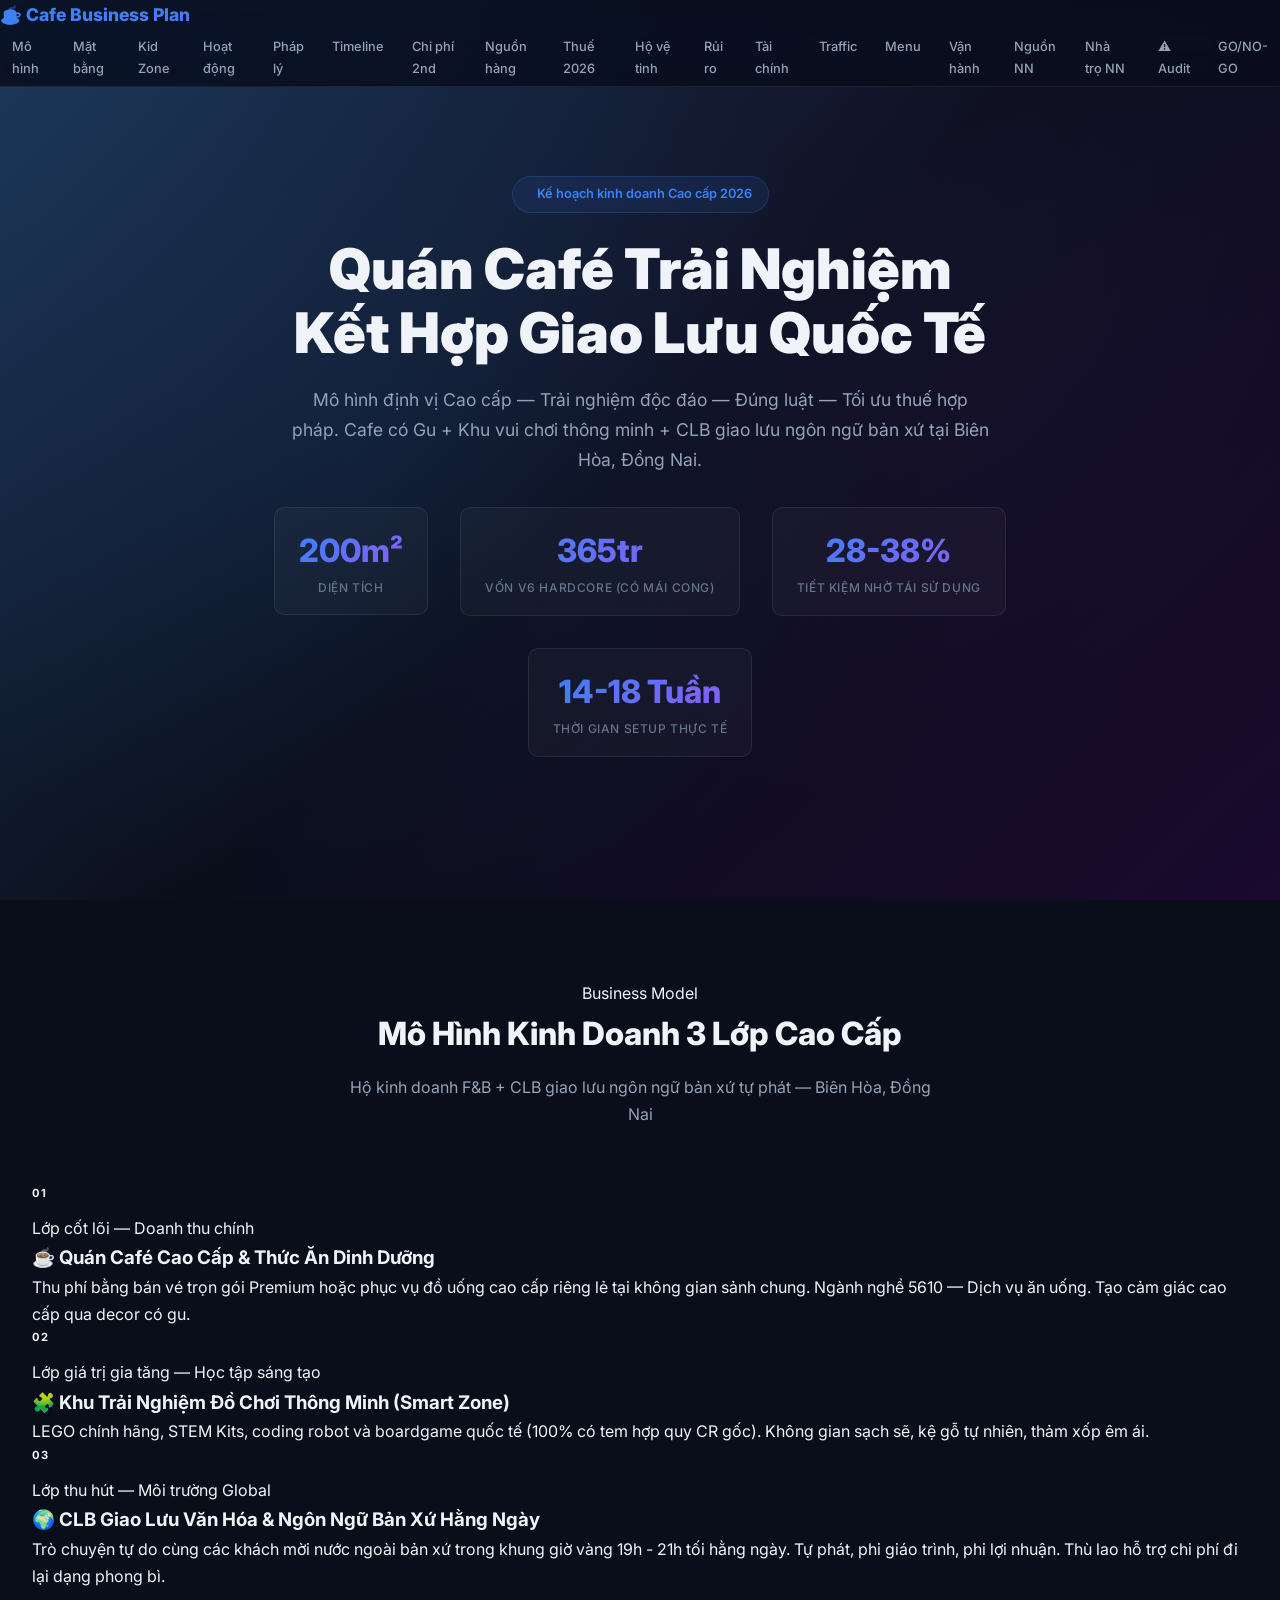
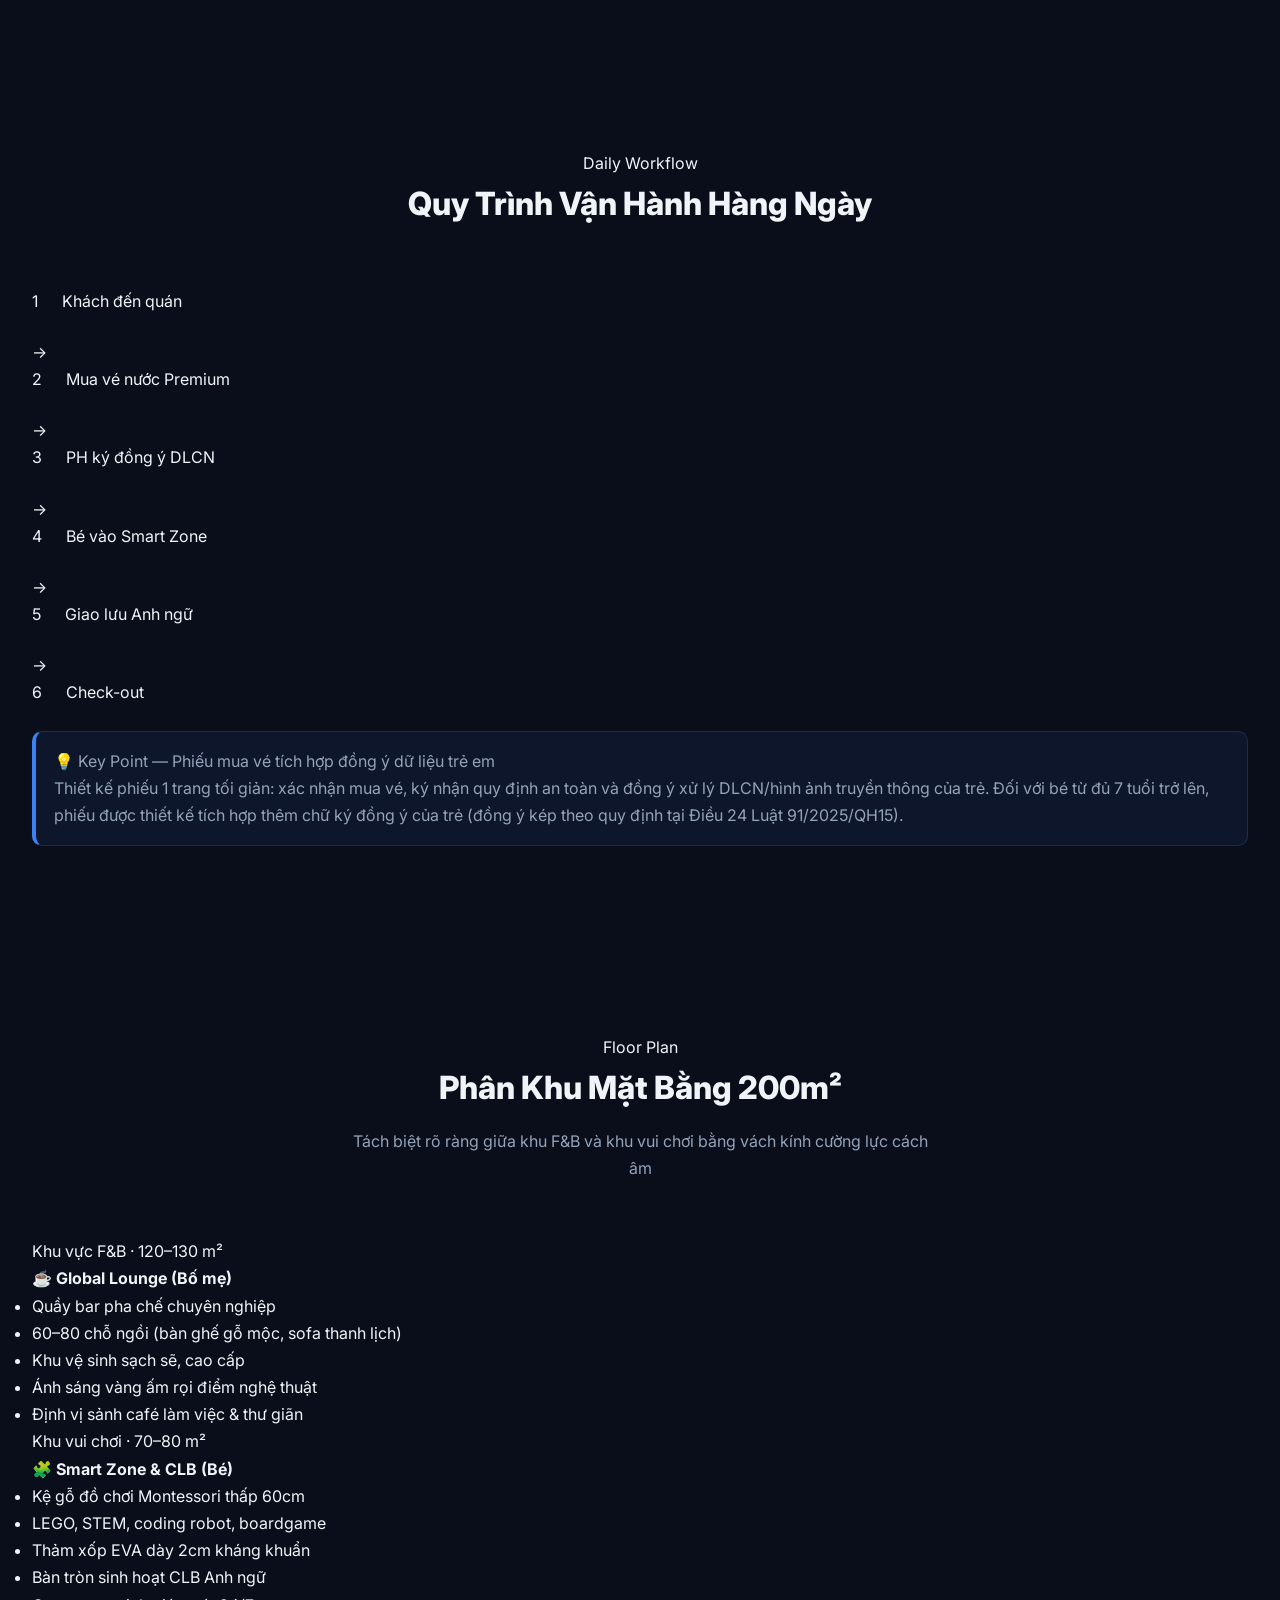
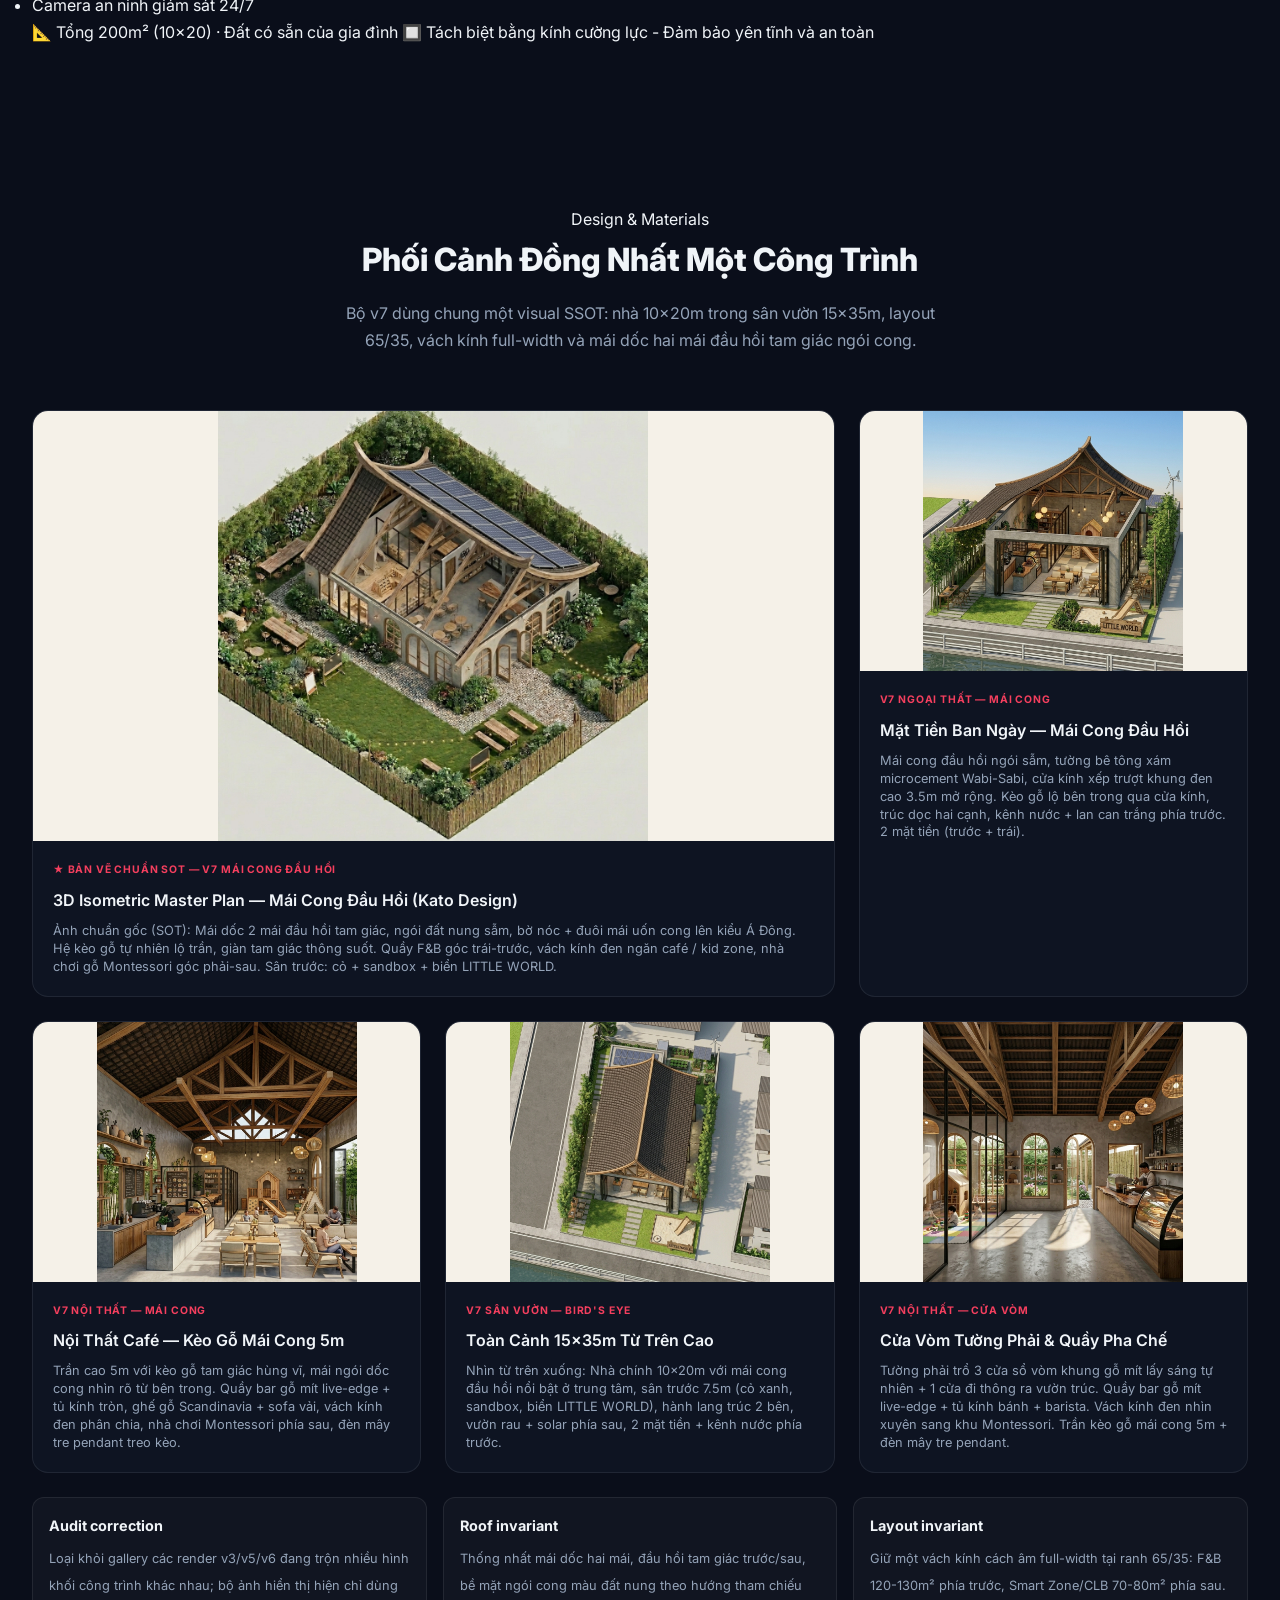
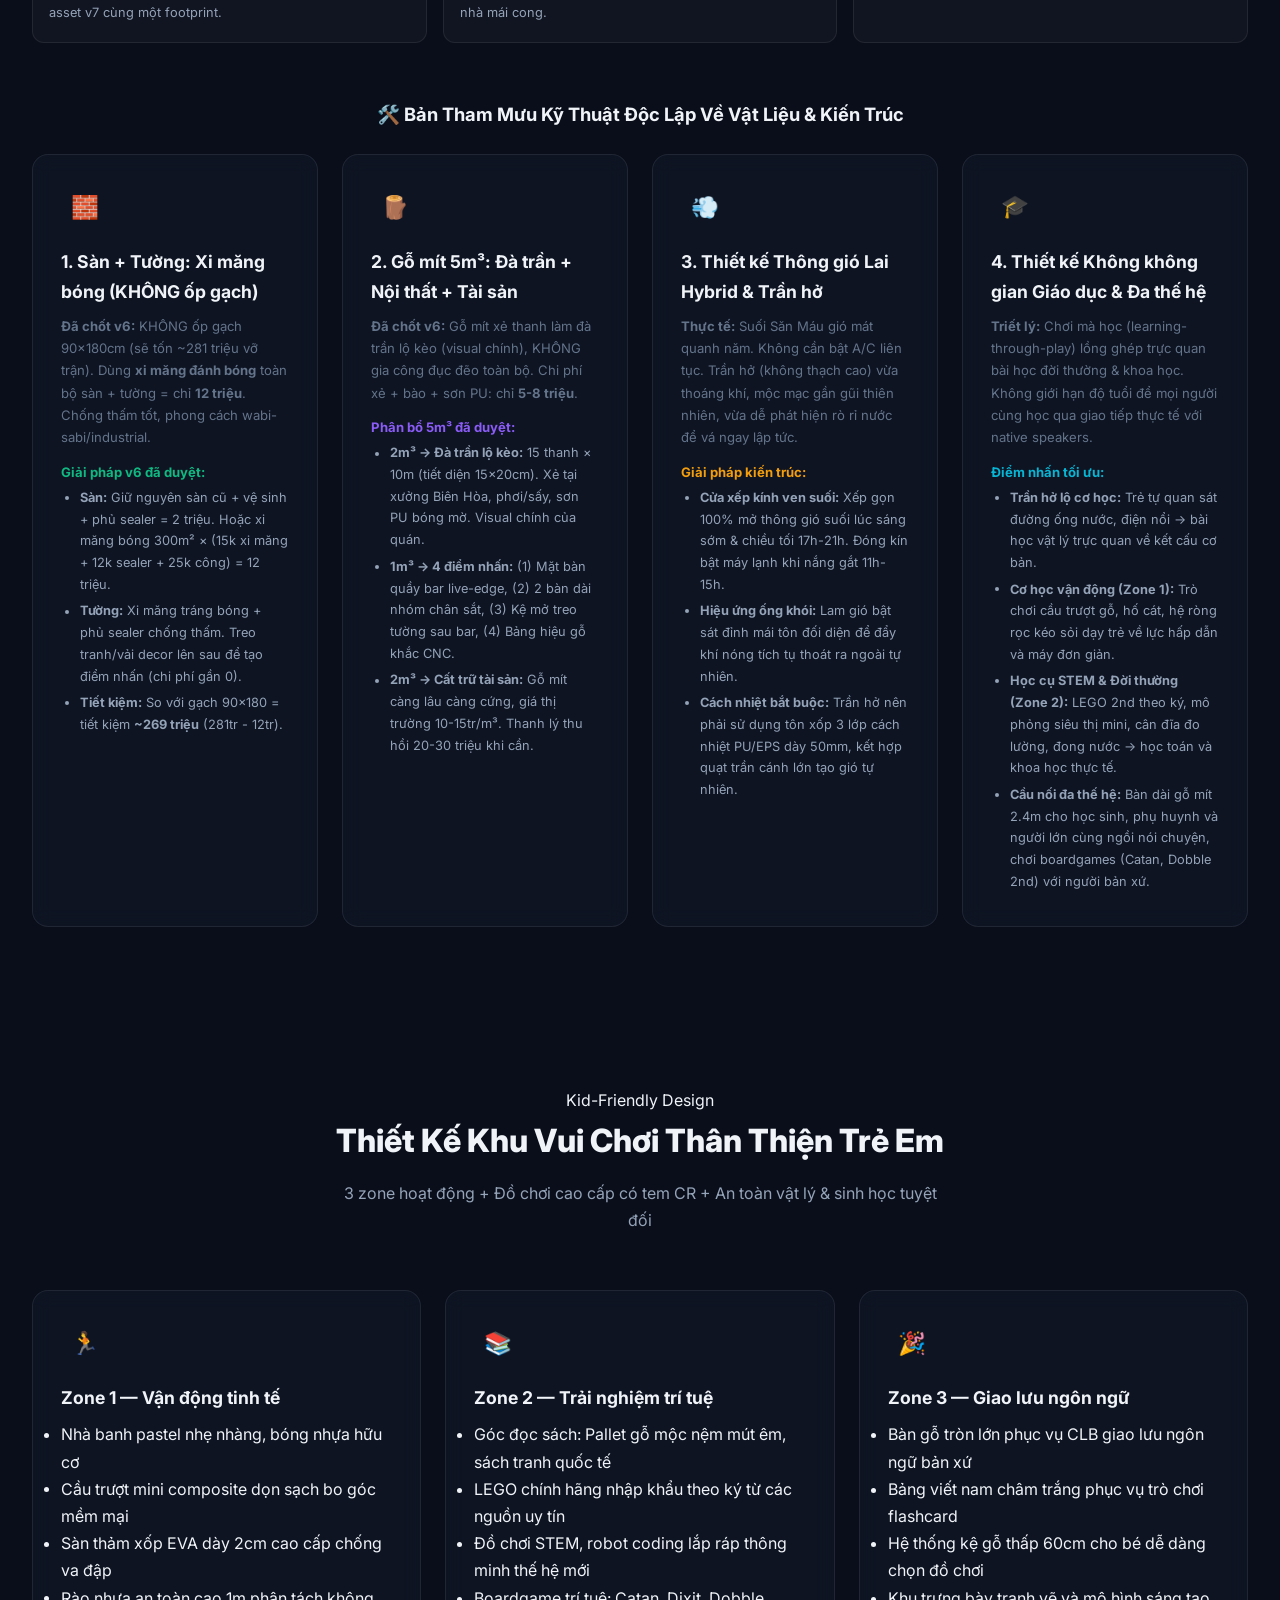
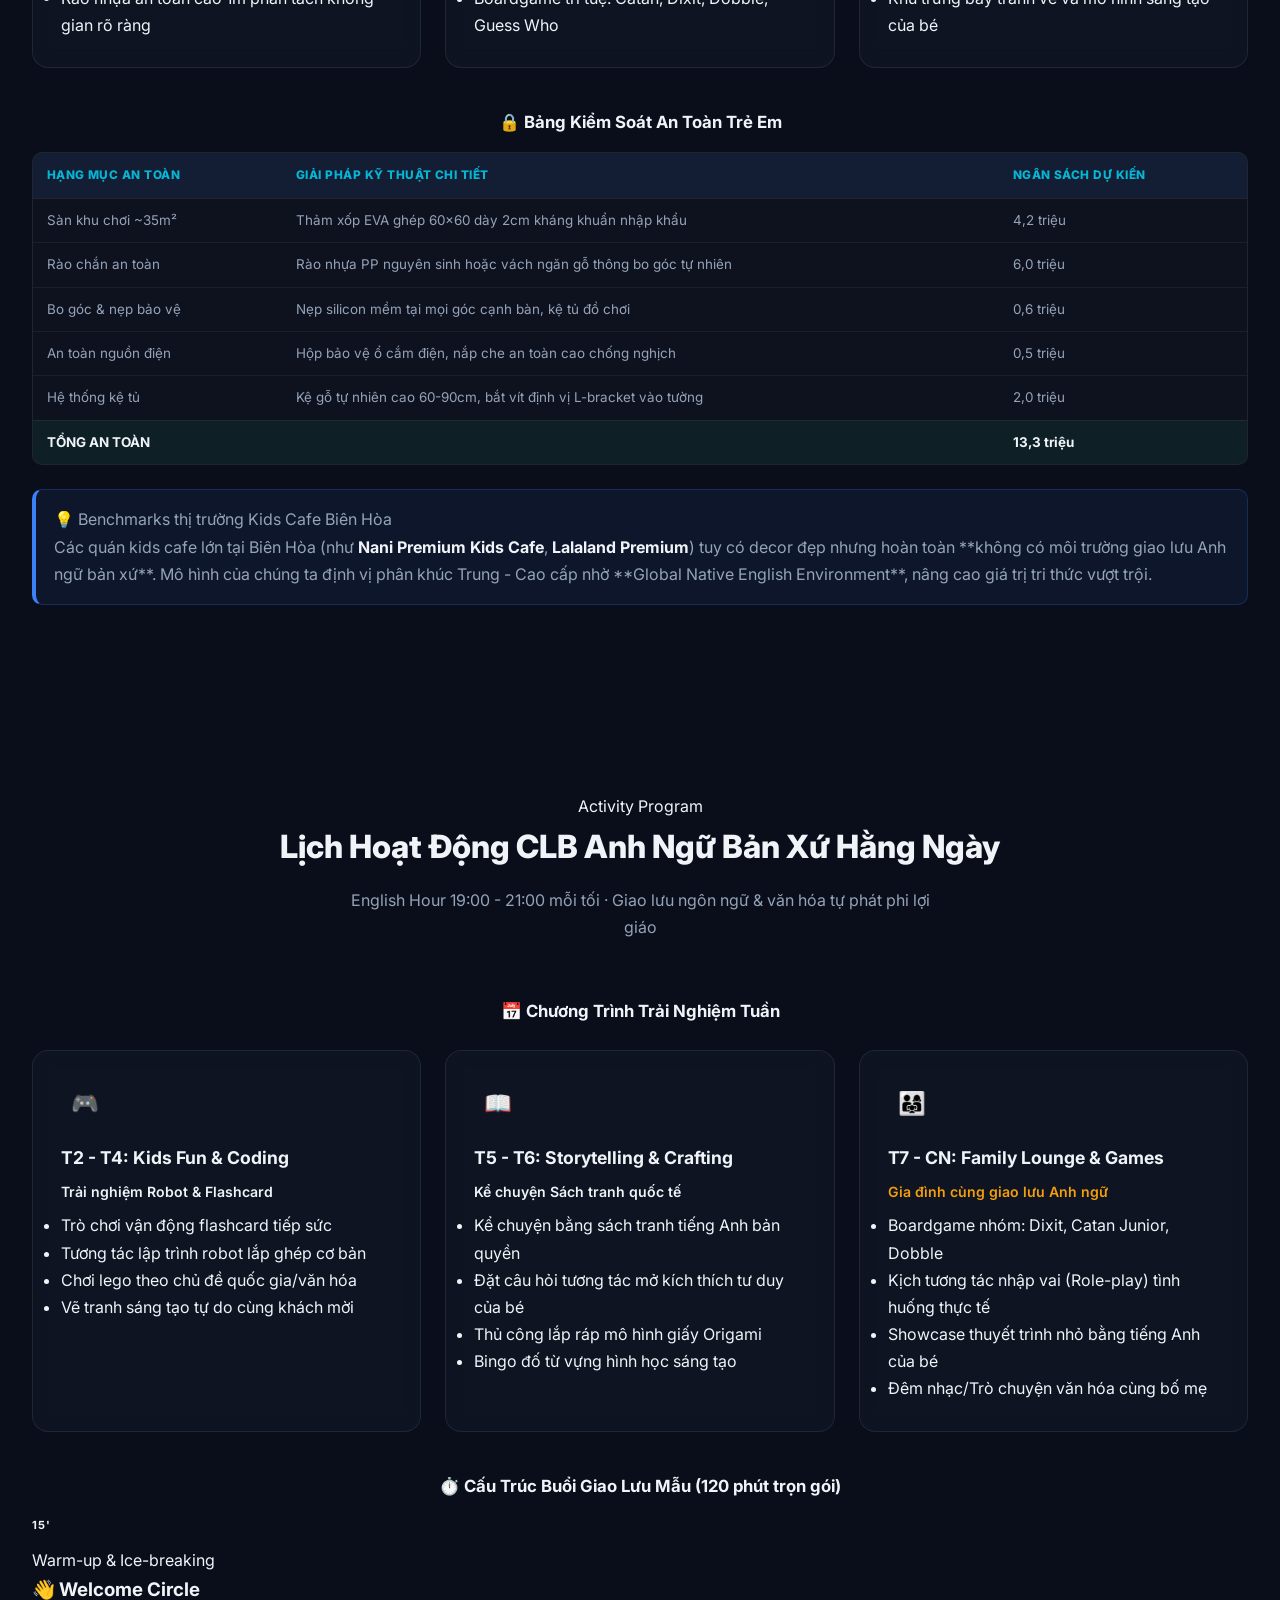
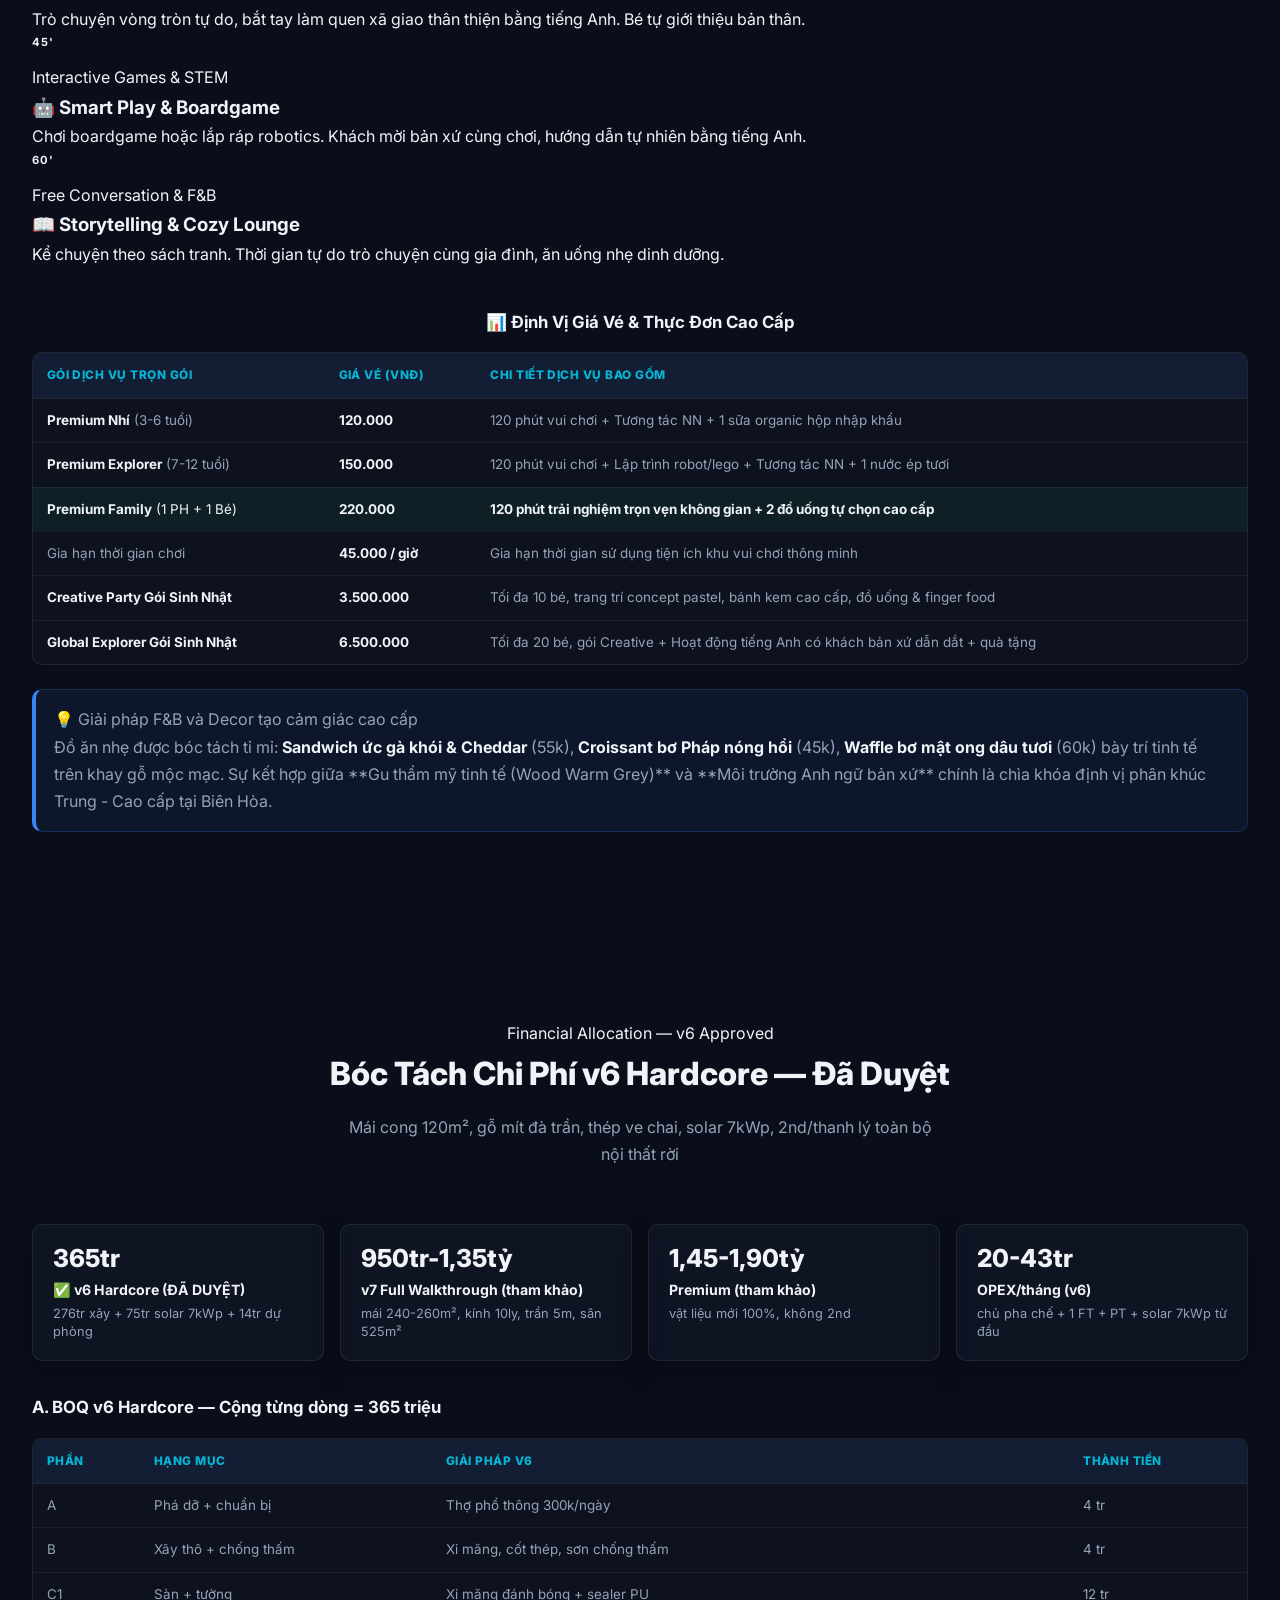
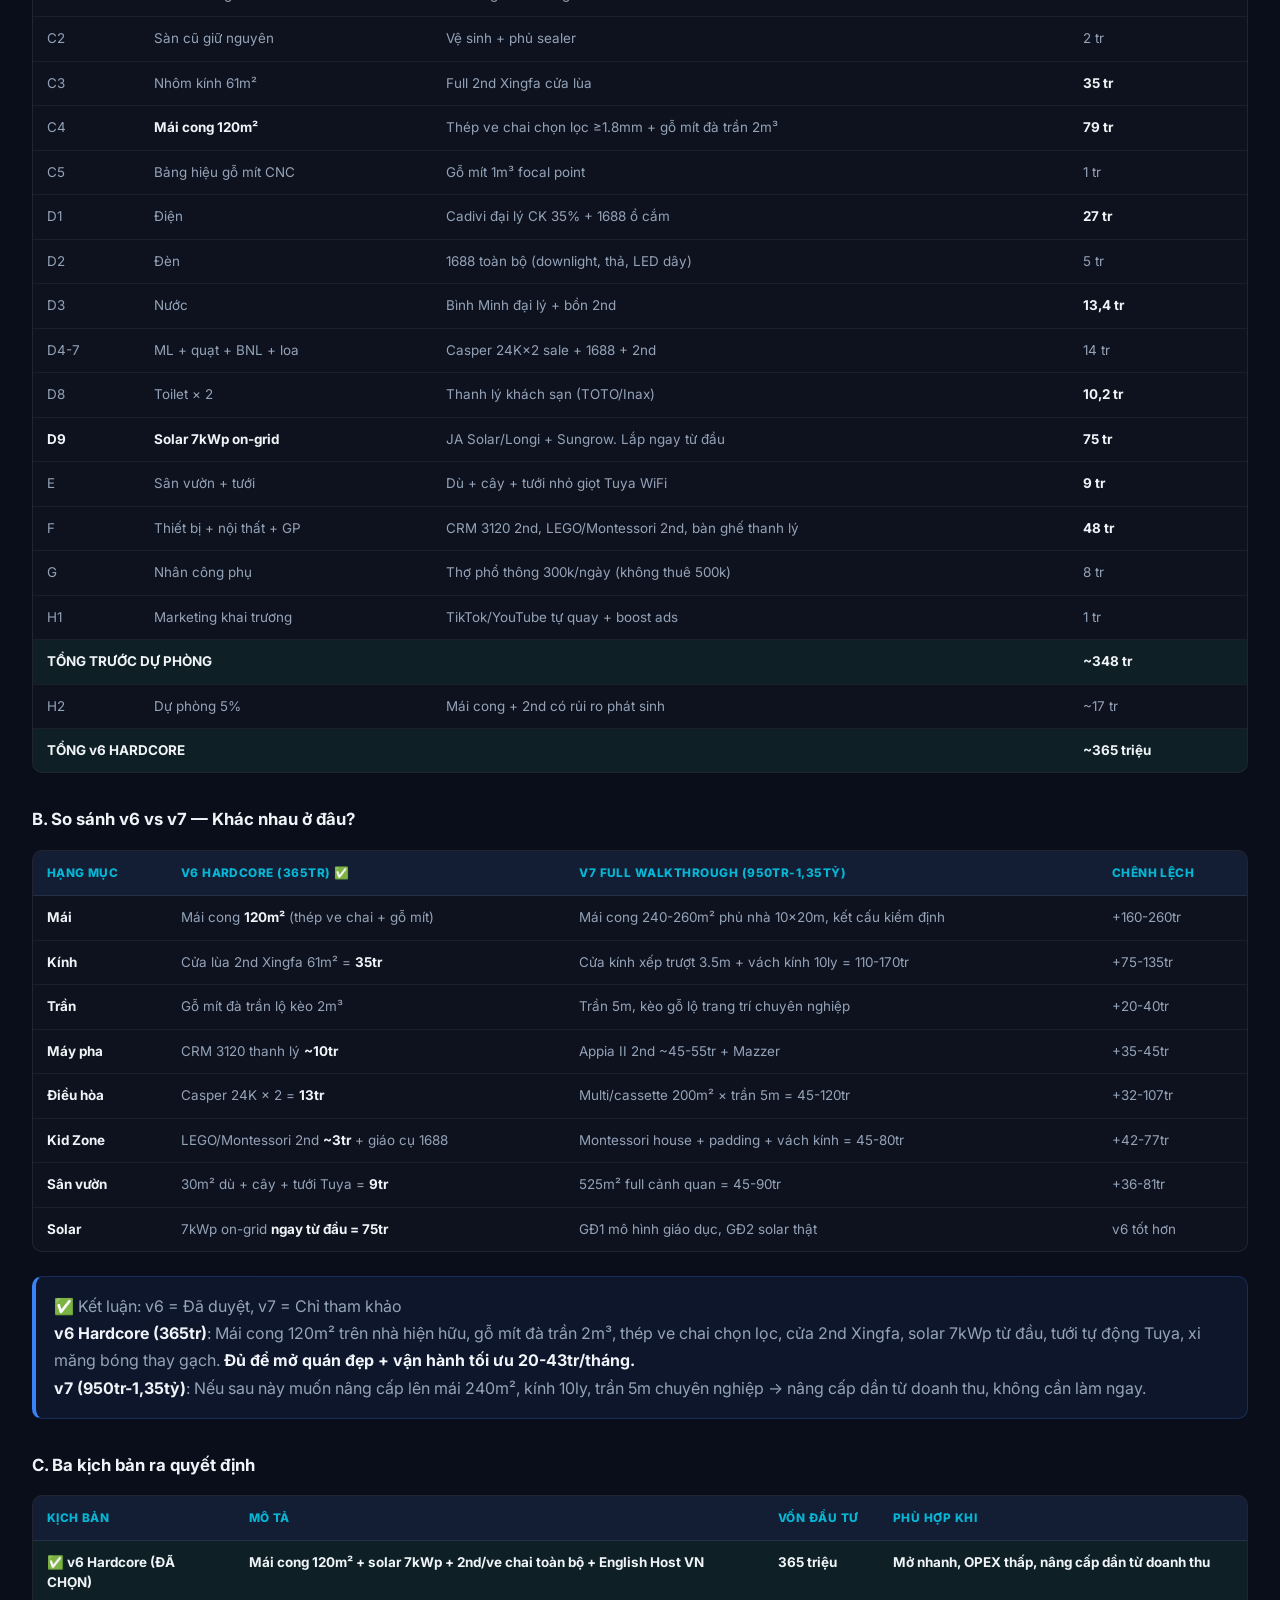
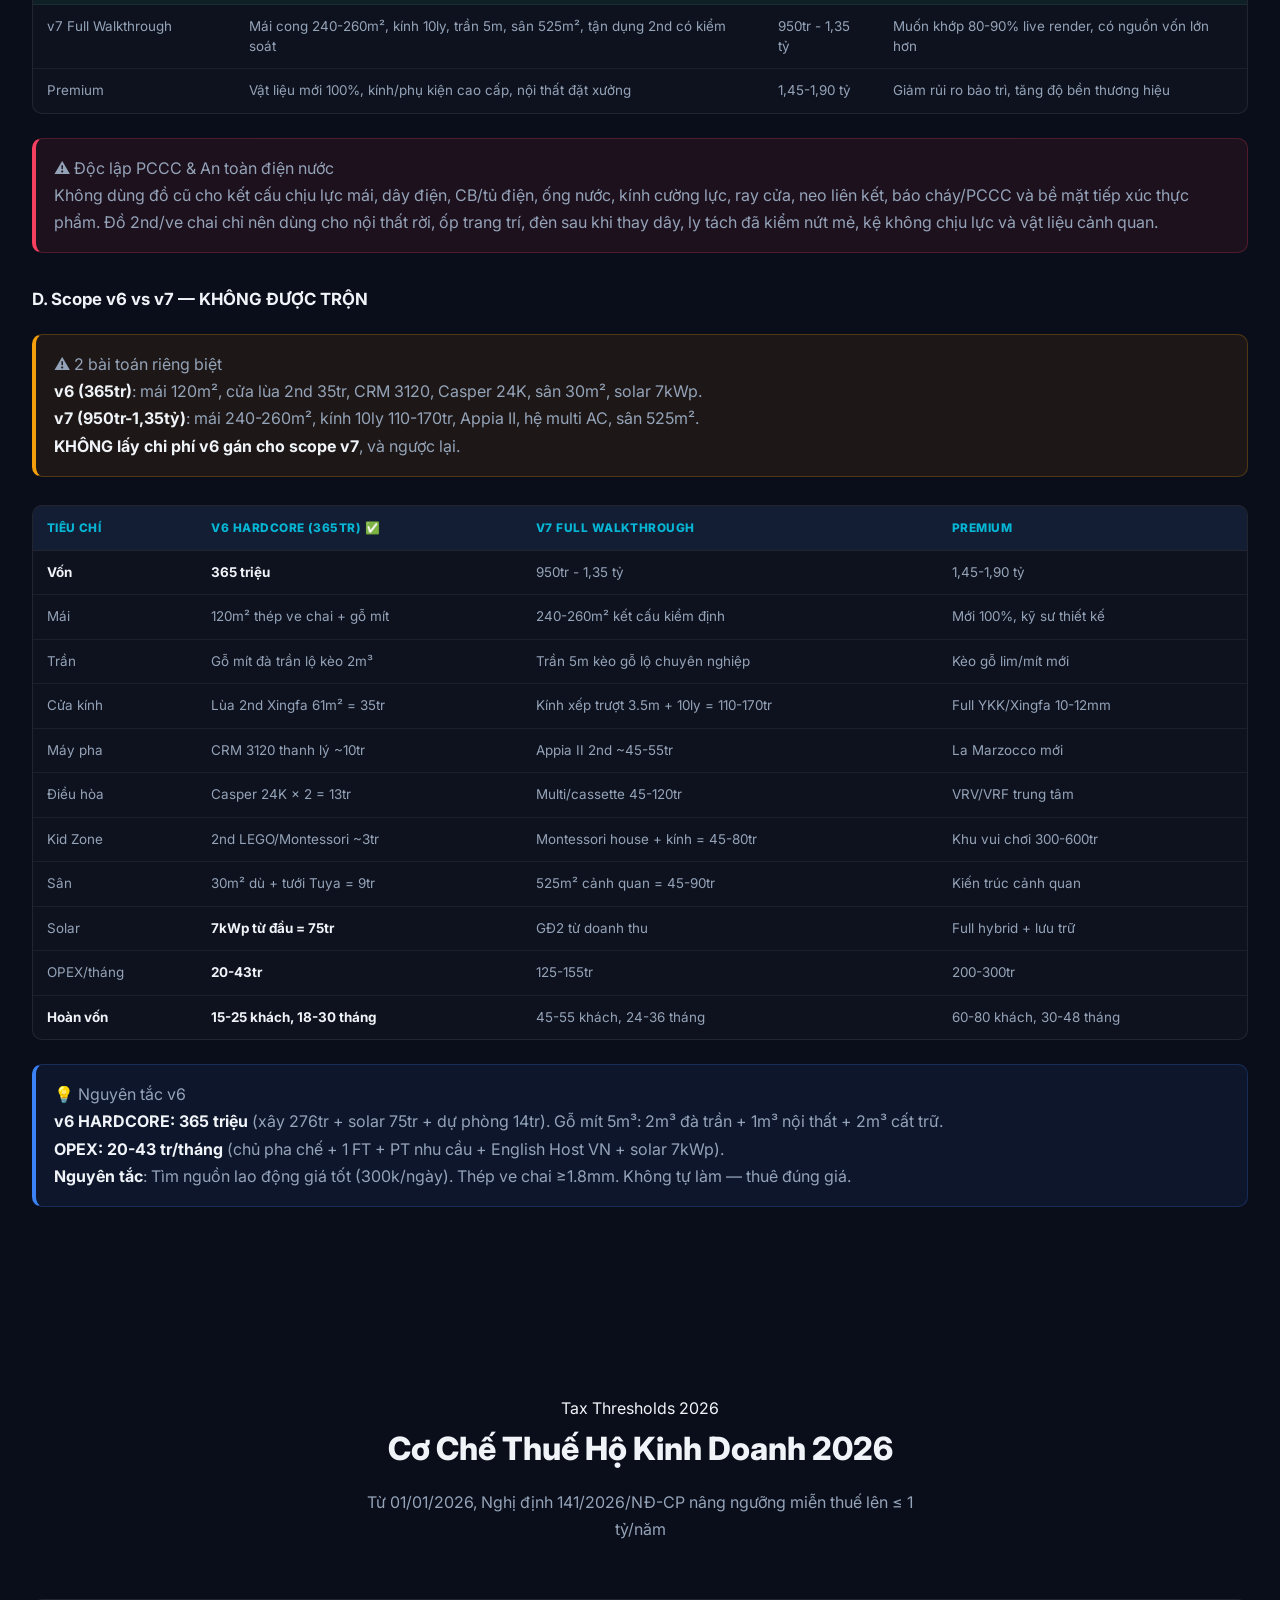
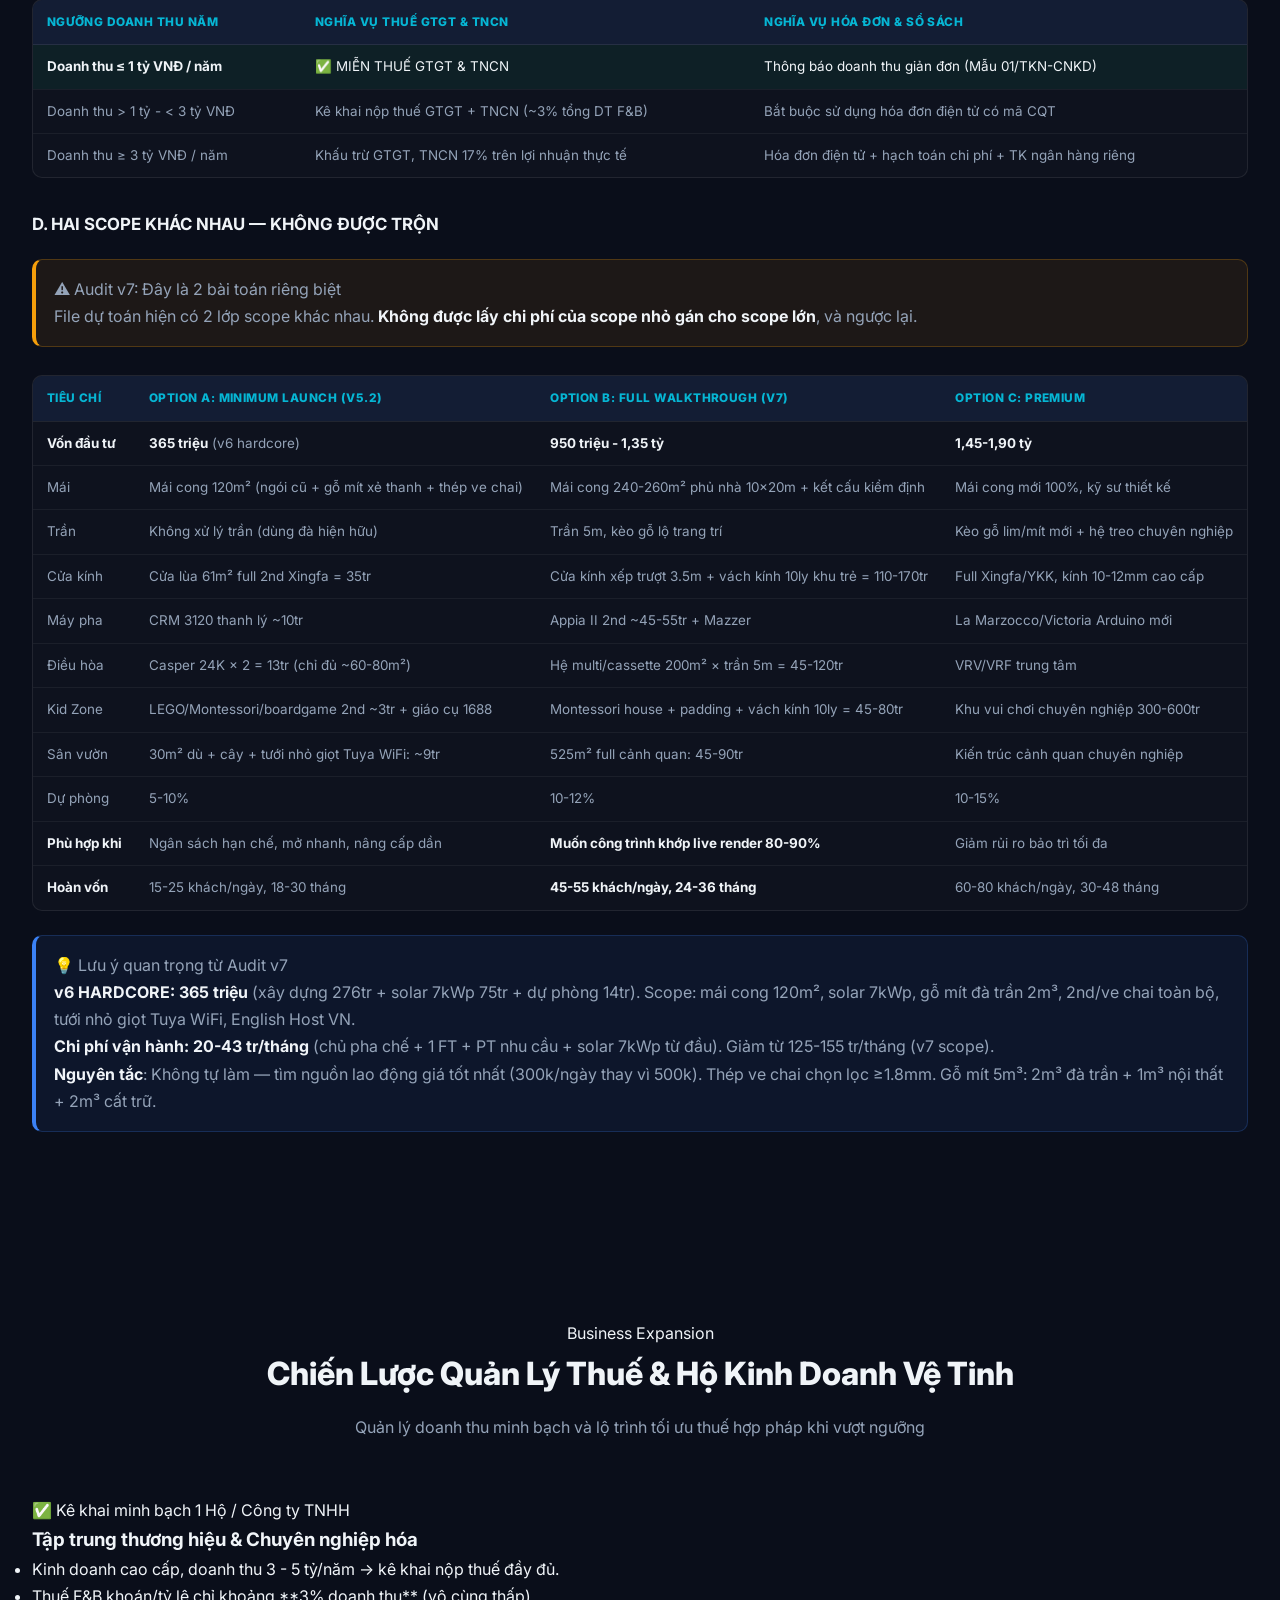
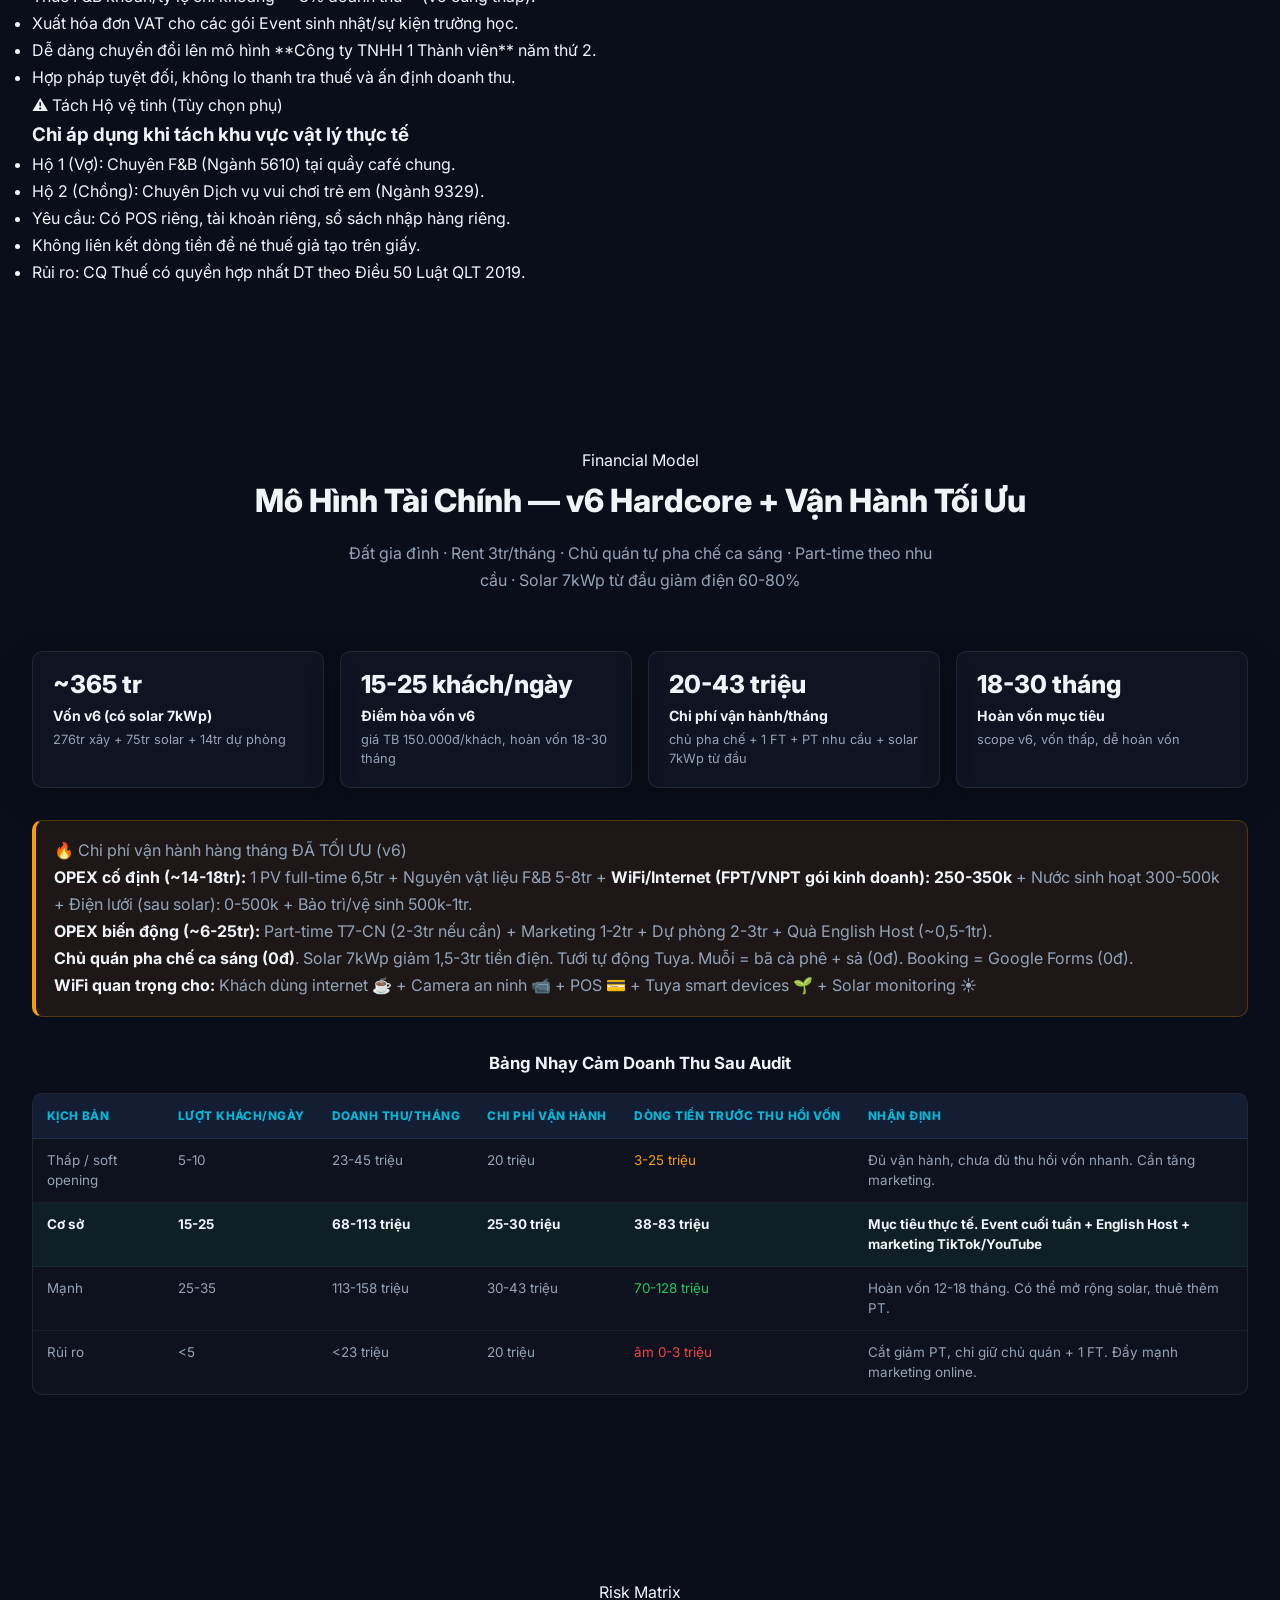
<file: index.html>
<!DOCTYPE html>
<html lang="vi">
<head>
<meta charset="UTF-8">
<meta name="viewport" content="width=device-width, initial-scale=1.0">
<title>Kế Hoạch Kinh Doanh & Vận Hành — Quán Cafe Trải Nghiệm Cao Cấp Biên Hòa</title>
<meta name="description" content="Kế hoạch triển khai chi tiết quán cafe 200m² kết hợp khu vui chơi trẻ em và giao lưu văn hóa quốc tế tại Biên Hòa, Đồng Nai.">
<link rel="preconnect" href="https://fonts.googleapis.com">
<link href="https://fonts.googleapis.com/css2?family=Inter:wght@300;400;500;600;700;800;900&family=JetBrains+Mono:wght@400;500&family=Space+Grotesk:wght@400;500;600;700&display=swap" rel="stylesheet">
<style>:root{--bg-primary:#0a0e1a;--bg-secondary:#111827;--bg-card:rgba(17,24,39,0.7);--bg-glass:rgba(255,255,255,0.03);--border-glass:rgba(255,255,255,0.08);--text-primary:#f0f4f8;--text-secondary:#94a3b8;--text-muted:#64748b;--accent-blue:#3b82f6;--accent-purple:#8b5cf6;--accent-emerald:#10b981;--accent-amber:#f59e0b;--accent-rose:#f43f5e;--accent-cyan:#06b6d4;--accent-orange:#f97316;--gradient-hero:linear-gradient(135deg,#1e3a5f 0%,#0a0e1a 50%,#1a0a2e 100%);--gradient-blue:linear-gradient(135deg,#3b82f6,#8b5cf6);--gradient-emerald:linear-gradient(135deg,#10b981,#06b6d4);--gradient-amber:linear-gradient(135deg,#f59e0b,#f97316);--gradient-rose:linear-gradient(135deg,#f43f5e,#ec4899);--shadow-lg:0 20px 60px rgba(0,0,0,0.4);--shadow-glow-blue:0 0 30px rgba(59,130,246,0.15);--shadow-glow-purple:0 0 30px rgba(139,92,246,0.15);--radius:16px;--radius-sm:10px}*{margin:0;padding:0;box-sizing:border-box}body{font-family:'Inter',-apple-system,sans-serif;background:var(--bg-primary);color:var(--text-primary);line-height:1.7;overflow-x:hidden}::-webkit-scrollbar{width:6px}::-webkit-scrollbar-track{background:var(--bg-primary)}::-webkit-scrollbar-thumb{background:var(--accent-blue);border-radius:3px}.nav{position:fixed;top:0;left:0;right:0;z-index:1000;backdrop-filter:blur(20px) saturate(180%);background:rgba(10,14,26,0.85);border-bottom:1px solid var(--border-glass);transition:all 0.3s ease}.nav.scrolled{background:rgba(10,14,26,0.95)}.nav-inner{max-width:1400px;margin:0 auto;padding:0 2rem;display:flex;align-items:center;justify-content:space-between;height:64px}.nav-brand{font-weight:800;font-size:1.1rem;background:var(--gradient-blue);-webkit-background-clip:text;-webkit-text-fill-color:transparent}.nav-links{display:flex;gap:0.25rem}.nav-links a{color:var(--text-secondary);text-decoration:none;font-size:0.8rem;padding:0.4rem 0.75rem;border-radius:8px;font-weight:500;transition:all 0.2s}.nav-links a:hover,.nav-links a.active{color:var(--text-primary);background:rgba(59,130,246,0.1)}.nav-toggle{display:none;background:none;border:none;color:var(--text-primary);font-size:1.5rem;cursor:pointer}.hero{min-height:100vh;display:flex;align-items:center;justify-content:center;background:var(--gradient-hero);position:relative;overflow:hidden;padding:6rem 2rem 4rem}.hero::before{content:'';position:absolute;inset:0;background:radial-gradient(circle at 30% 50%,rgba(59,130,246,0.08) 0%,transparent 50%),radial-gradient(circle at 70% 30%,rgba(139,92,246,0.06) 0%,transparent 50%)}.hero-content{position:relative;text-align:center;max-width:900px}.hero-badge{display:inline-flex;align-items:center;gap:0.5rem;padding:0.4rem 1rem;border-radius:50px;background:rgba(59,130,246,0.1);border:1px solid rgba(59,130,246,0.2);color:var(--accent-blue);font-size:0.8rem;font-weight:600;margin-bottom:1.5rem;animation:fadeInDown 0.8s ease}.hero h1{font-size:clamp(2.2rem,5vw,3.5rem);font-weight:900;line-height:1.15;margin-bottom:1.25rem;animation:fadeInUp 0.8s ease 0.2s both}.hero h1 .gradient-text{background:var(--gradient-blue);-webkit-background-clip:text;-webkit-text-fill-color:transparent}.hero p{font-size:1.1rem;color:var(--text-secondary);max-width:700px;margin:0 auto 2rem;animation:fadeInUp 0.8s ease 0.4s both}.hero-stats{display:flex;gap:2rem;justify-content:center;flex-wrap:wrap;animation:fadeInUp 0.8s ease 0.6s both}.hero-stat{text-align:center;padding:1rem 1.5rem;background:var(--bg-glass);border:1px solid var(--border-glass);border-radius:var(--radius-sm);backdrop-filter:blur(10px)}.hero-stat .num{font-size:2rem;font-weight:800;background:var(--gradient-blue);-webkit-background-clip:text;-webkit-text-fill-color:transparent}.hero-stat .label{font-size:0.75rem;color:var(--text-muted);font-weight:500;text-transform:uppercase;letter-spacing:0.05em}section{padding:5rem 2rem;position:relative}.container{max-width:1300px;margin:0 auto}.section-header{text-align:center;margin-bottom:3.5rem}.section-tag{display:inline-block;font-size:0.7rem;font-weight:700;text-transform:uppercase;letter-spacing:0.1em;padding:0.3rem 1rem;border-radius:50px;margin-bottom:1rem}.section-tag.blue{background:rgba(59,130,246,0.1);color:var(--accent-blue)}.section-tag.emerald{background:rgba(16,185,129,0.1);color:var(--accent-emerald)}.section-tag.amber{background:rgba(245,158,11,0.1);color:var(--accent-amber)}.section-tag.rose{background:rgba(244,63,94,0.1);color:var(--accent-rose)}.section-tag.purple{background:rgba(139,92,246,0.1);color:var(--accent-purple)}.section-tag.cyan{background:rgba(6,182,212,0.1);color:var(--accent-cyan)}.section-header h2{font-size:2rem;font-weight:800;margin-bottom:0.75rem}.section-header p{color:var(--text-secondary);max-width:600px;margin:0 auto;font-size:1rem}.card{background:var(--bg-card);border:1px solid var(--border-glass);border-radius:var(--radius);padding:1.75rem;backdrop-filter:blur(10px);transition:all 0.3s ease}.card:hover{border-color:rgba(59,130,246,0.2);transform:translateY(-4px);box-shadow:var(--shadow-glow-blue)}.card-icon{width:48px;height:48px;border-radius:12px;display:flex;align-items:center;justify-content:center;font-size:1.4rem;margin-bottom:1rem}.card h3{font-size:1.1rem;font-weight:700;margin-bottom:0.5rem}.card p{color:var(--text-secondary);font-size:0.88rem}.layers-grid{display:grid;grid-template-columns:repeat(3,1fr);gap:1.5rem}.layer-card{position:relative;overflow:hidden;background:var(--bg-card);border:1px solid var(--border-glass);border-radius:var(--radius);padding:2rem;backdrop-filter:blur(10px);transition:all 0.4s ease}.layer-card::before{content:'';position:absolute;top:0;left:0;right:0;height:3px;border-radius:var(--radius) var(--radius) 0 0}.layer-card.l1::before{background:var(--gradient-emerald)}.layer-card.l2::before{background:var(--gradient-amber)}.layer-card.l3::before{background:var(--gradient-blue)}.layer-card:hover{transform:translateY(-6px);box-shadow:var(--shadow-lg)}.layer-num{font-size:0.7rem;font-weight:700;text-transform:uppercase;letter-spacing:0.1em;margin-bottom:0.75rem}.layer-card.l1 .layer-num{color:var(--accent-emerald)}.layer-card.l2 .layer-num{color:var(--accent-amber)}.layer-card.l3 .layer-num{color:var(--accent-blue)}.layer-card h3{font-size:1.2rem;font-weight:700;margin-bottom:0.75rem}.layer-card p{color:var(--text-secondary);font-size:0.88rem;margin-bottom:1rem}.layer-items{list-style:none}.layer-items li{display:flex;align-items:flex-start;gap:0.5rem;padding:0.4rem 0;font-size:0.85rem;color:var(--text-secondary)}.layer-items li::before{content:'→';color:var(--accent-blue);font-weight:600;flex-shrink:0}.legal-grid{display:grid;grid-template-columns:repeat(auto-fill,minmax(280px,1fr));gap:1.25rem}.legal-card{background:var(--bg-card);border:1px solid var(--border-glass);border-radius:var(--radius);padding:1.5rem;transition:all 0.3s;position:relative;overflow:hidden}.legal-card:hover{transform:translateY(-3px);border-color:rgba(59,130,246,0.2)}.legal-card .risk-badge{position:absolute;top:1rem;right:1rem;padding:0.2rem 0.6rem;border-radius:50px;font-size:0.65rem;font-weight:700;text-transform:uppercase}.risk-badge.high{background:rgba(244,63,94,0.15);color:var(--accent-rose)}.risk-badge.medium{background:rgba(245,158,11,0.15);color:var(--accent-amber)}.risk-badge.low{background:rgba(16,185,129,0.15);color:var(--accent-emerald)}.legal-card .icon{font-size:1.8rem;margin-bottom:0.75rem}.legal-card h4{font-size:0.95rem;font-weight:700;margin-bottom:0.4rem}.legal-card .law-ref{font-size:0.75rem;color:var(--accent-blue);font-weight:500;margin-bottom:0.5rem;font-family:'JetBrains Mono',monospace}.legal-card p{color:var(--text-secondary);font-size:0.82rem}.workflow-container{position:relative;padding:1rem 0}.workflow-line{position:absolute;left:32px;top:0;bottom:0;width:2px;background:linear-gradient(to bottom,var(--accent-blue),var(--accent-purple),var(--accent-emerald));opacity:0.3}.wf-step{display:flex;gap:1.5rem;margin-bottom:1.5rem;position:relative;align-items:flex-start}.wf-dot{width:24px;height:24px;border-radius:50%;flex-shrink:0;display:flex;align-items:center;justify-content:center;font-size:0.7rem;font-weight:800;color:#fff;position:relative;z-index:2;margin-top:4px}.wf-step:nth-child(1) .wf-dot,.wf-step:nth-child(2) .wf-dot{background:var(--accent-blue);box-shadow:0 0 12px rgba(59,130,246,0.4)}.wf-step:nth-child(3) .wf-dot,.wf-step:nth-child(4) .wf-dot{background:var(--accent-purple);box-shadow:0 0 12px rgba(139,92,246,0.4)}.wf-step:nth-child(5) .wf-dot,.wf-step:nth-child(6) .wf-dot{background:var(--accent-emerald);box-shadow:0 0 12px rgba(16,185,129,0.4)}.wf-step:nth-child(n+7) .wf-dot{background:var(--accent-amber);box-shadow:0 0 12px rgba(245,158,11,0.4)}.wf-content{flex:1;background:var(--bg-card);border:1px solid var(--border-glass);border-radius:var(--radius-sm);padding:1.25rem;transition:all 0.3s}.wf-content:hover{border-color:rgba(59,130,246,0.2)}.wf-content h4{font-size:0.95rem;font-weight:700;margin-bottom:0.35rem}.wf-content .wf-meta{font-size:0.75rem;color:var(--text-muted);margin-bottom:0.5rem}.wf-content p{font-size:0.85rem;color:var(--text-secondary)}.wf-tags{display:flex;flex-wrap:wrap;gap:0.4rem;margin-top:0.5rem}.wf-tag{font-size:0.65rem;padding:0.15rem 0.5rem;border-radius:50px;background:rgba(59,130,246,0.1);color:var(--accent-blue);font-weight:600}.risk-table-wrap{overflow-x:auto;border-radius:var(--radius);border:1px solid var(--border-glass)}.risk-table{width:100%;border-collapse:collapse;font-size:0.85rem}.risk-table th{background:rgba(59,130,246,0.08);padding:0.8rem 1rem;text-align:left;font-weight:700;font-size:0.75rem;text-transform:uppercase;letter-spacing:0.05em;color:var(--accent-blue);border-bottom:1px solid var(--border-glass);white-space:nowrap}.risk-table td{padding:0.75rem 1rem;border-bottom:1px solid var(--border-glass);color:var(--text-secondary);vertical-align:top}.risk-table tr:hover td{background:rgba(59,130,246,0.03)}.risk-table .risk-indicator{display:inline-block;width:10px;height:10px;border-radius:50%;margin-right:0.4rem}.risk-indicator.r-high{background:var(--accent-rose);box-shadow:0 0 6px rgba(244,63,94,0.5)}.risk-indicator.r-med{background:var(--accent-amber);box-shadow:0 0 6px rgba(245,158,11,0.5)}.risk-indicator.r-low{background:var(--accent-emerald);box-shadow:0 0 6px rgba(16,185,129,0.5)}.fin-grid{display:grid;grid-template-columns:repeat(3,1fr);gap:1.5rem}.fin-card{background:var(--bg-card);border:1px solid var(--border-glass);border-radius:var(--radius);padding:1.75rem;text-align:center;transition:all 0.3s}.fin-card:hover{transform:translateY(-4px);box-shadow:var(--shadow-glow-blue)}.fin-card .fin-label{font-size:0.75rem;color:var(--text-muted);text-transform:uppercase;letter-spacing:0.08em;font-weight:600}.fin-card .fin-value{font-size:2rem;font-weight:800;margin:0.5rem 0}.fin-card .fin-note{font-size:0.8rem;color:var(--text-secondary)}.fin-card.blue .fin-value{color:var(--accent-blue)}.fin-card.emerald .fin-value{color:var(--accent-emerald)}.fin-card.amber .fin-value{color:var(--accent-amber)}.fin-breakdown{margin-top:2rem;display:grid;grid-template-columns:1fr 1fr;gap:1.5rem}.fin-list{list-style:none}.fin-list li{display:flex;justify-content:space-between;align-items:center;padding:0.6rem 0;border-bottom:1px solid var(--border-glass);font-size:0.85rem}.fin-list li .amount{font-weight:600;color:var(--text-primary);font-family:'JetBrains Mono',monospace}.pricing-grid{display:grid;grid-template-columns:repeat(3,1fr);gap:1.5rem}.price-card{background:var(--bg-card);border:1px solid var(--border-glass);border-radius:var(--radius);overflow:hidden;transition:all 0.3s}.price-card.featured{border-color:rgba(59,130,246,0.3);box-shadow:var(--shadow-glow-blue)}.price-header{padding:1.5rem;text-align:center}.price-card.featured .price-header{background:linear-gradient(135deg,rgba(59,130,246,0.1),rgba(139,92,246,0.1))}.price-name{font-size:0.85rem;font-weight:700;text-transform:uppercase;letter-spacing:0.05em;margin-bottom:0.5rem}.price-amount{font-size:2rem;font-weight:800}.price-period{font-size:0.75rem;color:var(--text-muted)}.price-features{padding:0 1.5rem 1.5rem;list-style:none}.price-features li{padding:0.4rem 0;font-size:0.82rem;color:var(--text-secondary);display:flex;gap:0.5rem}.price-features li::before{content:'✓';color:var(--accent-emerald);font-weight:700}.sop-list{display:flex;flex-direction:column;gap:0.75rem}.sop-item{background:var(--bg-card);border:1px solid var(--border-glass);border-radius:var(--radius-sm);overflow:hidden}.sop-header{display:flex;align-items:center;gap:1rem;padding:1rem 1.25rem;cursor:pointer;transition:background 0.2s}.sop-header:hover{background:rgba(59,130,246,0.03)}.sop-icon{font-size:1.5rem;flex-shrink:0}.sop-title{flex:1;font-weight:600;font-size:0.95rem}.sop-arrow{color:var(--text-muted);transition:transform 0.3s;font-size:0.8rem}.sop-item.open .sop-arrow{transform:rotate(180deg)}.sop-body{max-height:0;overflow:hidden;transition:max-height 0.4s ease;padding:0 1.25rem}.sop-item.open .sop-body{max-height:600px;padding-bottom:1.25rem}.sop-steps{list-style:none;counter-reset:sop}.sop-steps li{counter-increment:sop;padding:0.5rem 0;font-size:0.85rem;color:var(--text-secondary);display:flex;gap:0.75rem;border-bottom:1px solid rgba(255,255,255,0.03)}.sop-steps li::before{content:counter(sop);width:22px;height:22px;flex-shrink:0;background:rgba(59,130,246,0.1);color:var(--accent-blue);border-radius:50%;display:flex;align-items:center;justify-content:center;font-size:0.7rem;font-weight:700}.check-groups{display:grid;grid-template-columns:repeat(2,1fr);gap:1.5rem}.check-group{background:var(--bg-card);border:1px solid var(--border-glass);border-radius:var(--radius);padding:1.5rem}.check-group h4{font-size:0.95rem;font-weight:700;margin-bottom:0.75rem;display:flex;align-items:center;gap:0.5rem}.check-group .progress-bar{height:4px;background:rgba(255,255,255,0.05);border-radius:2px;margin-bottom:1rem;overflow:hidden}.check-group .progress-fill{height:100%;background:var(--gradient-blue);border-radius:2px;transition:width 0.4s ease;width:0%}.check-items{list-style:none}.check-items li{display:flex;align-items:center;gap:0.6rem;padding:0.45rem 0;font-size:0.82rem;color:var(--text-secondary);cursor:pointer;transition:color 0.2s}.check-items li:hover{color:var(--text-primary)}.check-items li input[type="checkbox"]{appearance:none;-webkit-appearance:none;width:18px;height:18px;border:2px solid var(--border-glass);border-radius:4px;cursor:pointer;transition:all 0.2s;flex-shrink:0;position:relative}.check-items li input:checked{background:var(--accent-blue);border-color:var(--accent-blue)}.check-items li input:checked::after{content:'✓';position:absolute;inset:0;display:flex;align-items:center;justify-content:center;color:#fff;font-size:0.7rem;font-weight:700}.check-items li.done{color:var(--text-muted);text-decoration:line-through}.scenario-tabs{display:flex;gap:0.5rem;margin-bottom:1.5rem;flex-wrap:wrap}.scenario-tab{padding:0.5rem 1.25rem;border-radius:50px;font-size:0.82rem;font-weight:600;cursor:pointer;border:1px solid var(--border-glass);background:var(--bg-glass);color:var(--text-secondary);transition:all 0.2s}.scenario-tab.active,.scenario-tab:hover{background:rgba(59,130,246,0.1);border-color:rgba(59,130,246,0.3);color:var(--accent-blue)}.scenario-content{display:none}.scenario-content.active{display:block;animation:fadeIn 0.3s ease}.footer{padding:3rem 2rem;text-align:center;border-top:1px solid var(--border-glass);color:var(--text-muted);font-size:0.8rem}.footer a{color:var(--accent-blue);text-decoration:none}@keyframes fadeInUp{from{opacity:0;transform:translateY(20px)}to{opacity:1;transform:translateY(0)}}@keyframes fadeInDown{from{opacity:0;transform:translateY(-20px)}to{opacity:1;transform:translateY(0)}}@keyframes fadeIn{from{opacity:0}to{opacity:1}}.reveal{opacity:0;transform:translateY(20px);transition:all 0.6s ease}.reveal.visible{opacity:1;transform:translateY(0)}@media (max-width:900px){.layers-grid,.fin-grid,.pricing-grid{grid-template-columns:1fr}.check-groups{grid-template-columns:1fr}.fin-breakdown{grid-template-columns:1fr}.nav-links{display:none}.nav-toggle{display:block}.nav-links.show{display:flex;flex-direction:column;position:absolute;top:64px;left:0;right:0;background:rgba(10,14,26,0.98);padding:1rem 2rem;gap:0.25rem;border-bottom:1px solid var(--border-glass)}.hero-stats{gap:1rem}}@media (max-width:600px){section{padding:3rem 1rem}.hero{padding:5rem 1rem 3rem}.hero h1{font-size:1.8rem}.legal-grid{grid-template-columns:1fr}}.card-grid{display:grid;grid-template-columns:repeat(auto-fit,minmax(280px,1fr));gap:1.5rem}.card{background:var(--bg-card);border:1px solid var(--border-glass);border-radius:var(--radius);padding:1.75rem;backdrop-filter:blur(10px);transition:all 0.3s ease;position:relative;overflow:hidden;cursor:pointer}.card:hover{transform:translateY(-4px);border-color:rgba(59,130,246,0.2);box-shadow:var(--shadow-glow-blue)}.legal-grid{display:grid;grid-template-columns:repeat(auto-fit,minmax(260px,1fr));gap:1.5rem}.legal-card{background:var(--bg-card);border:1px solid var(--border-glass);border-radius:var(--radius);padding:1.5rem;transition:all 0.3s;position:relative;overflow:hidden;cursor:pointer}.legal-card:hover{transform:translateY(-3px);border-color:rgba(59,130,246,0.2);box-shadow:var(--shadow-glow-blue)}.modal-overlay{display:flex;opacity:0;pointer-events:none;transition:opacity 0.3s ease}.modal-overlay.open{opacity:1;pointer-events:auto}.modal-scroll-body p{margin-bottom:1rem;color:var(--text-secondary)}.modal-scroll-body h2{font-size:1.25rem;font-weight:700;margin:1.5rem 0 0.75rem;color:var(--text-primary);border-left:3px solid var(--accent-blue);padding-left:0.75rem}.modal-scroll-body h3{font-size:1.05rem;font-weight:600;margin:1.25rem 0 0.5rem;color:var(--text-primary)}.modal-scroll-body blockquote{background:rgba(59,130,246,0.05);border-left:4px solid var(--accent-blue);padding:1rem;border-radius:8px;margin:1rem 0;font-style:italic}.modal-scroll-body code{font-family:'JetBrains Mono',monospace;font-size:0.85rem;background:rgba(255,255,255,0.06);padding:0.2rem 0.4rem;border-radius:4px;color:var(--accent-cyan)}.modal-scroll-body pre{background:rgba(10,14,26,0.5);border:1px solid var(--border-glass);border-radius:8px;padding:1rem;overflow-x:auto;margin:1rem 0}.modal-scroll-body pre code{background:none;padding:0;color:var(--text-primary);font-size:0.8rem}.doc-list{list-style:none;padding-left:0;margin:1rem 0}.doc-list li{display:flex;align-items:flex-start;gap:0.5rem;padding:0.4rem 0;font-size:0.88rem;color:var(--text-secondary)}.doc-list li::before{content:'→';color:var(--accent-blue);font-weight:600;flex-shrink:0}.checklist-container{background:var(--bg-card);border:1px solid var(--border-glass);border-radius:var(--radius);padding:2rem;backdrop-filter:blur(10px)}.chk-item{display:flex;align-items:center;gap:0.75rem;padding:0.6rem 0;border-bottom:1px solid rgba(255,255,255,0.03);cursor:pointer;transition:all 0.2s}.chk-item:hover{background:rgba(255,255,255,0.01);padding-left:0.5rem}.chk-item input[type="checkbox"]{width:18px;height:18px;border-radius:4px;border:1px solid var(--text-muted);background:none;cursor:pointer}.chk-item.checked span{text-decoration:line-through;color:var(--text-muted)}.chk-item span{font-size:0.9rem;color:var(--text-secondary);transition:color 0.2s}</style>
<style>
.kpi-row {
  display: grid;
  grid-template-columns: repeat(auto-fit, minmax(220px, 1fr));
  gap: 1rem;
  margin: 2rem 0;
}
.kpi {
  background: var(--bg-card);
  border: 1px solid var(--border-glass);
  border-radius: var(--radius-sm);
  padding: 1.15rem 1.25rem;
  box-shadow: 0 12px 32px rgba(0, 0, 0, 0.22);
}
.kpi-value {
  color: var(--text-primary);
  font-size: 1.55rem;
  font-weight: 800;
  line-height: 1.15;
  overflow-wrap: anywhere;
}
.kpi-label {
  color: var(--text-primary);
  font-size: 0.88rem;
  font-weight: 700;
  line-height: 1.35;
  margin-top: 0.5rem;
}
.kpi-sub {
  color: var(--text-secondary);
  font-size: 0.8rem;
  line-height: 1.45;
  margin-top: 0.35rem;
}
.callout {
  background: rgba(59, 130, 246, 0.08);
  border: 1px solid rgba(59, 130, 246, 0.22);
  border-left: 4px solid var(--accent-blue);
  border-radius: var(--radius-sm);
  color: var(--text-secondary);
  margin: 1.25rem 0 1.75rem;
  padding: 1rem 1.1rem;
}
.callout strong {
  color: var(--text-primary);
}
.callout.warn {
  background: rgba(245, 158, 11, 0.08);
  border-color: rgba(245, 158, 11, 0.24);
  border-left-color: var(--accent-amber);
}
.callout.danger {
  background: rgba(244, 63, 94, 0.08);
  border-color: rgba(244, 63, 94, 0.24);
  border-left-color: var(--accent-rose);
}
.table-wrap {
  background: rgba(255, 255, 255, 0.02);
  border: 1px solid var(--border-glass);
  border-radius: var(--radius-sm);
  margin: 1rem 0 1.5rem;
  overflow-x: auto;
}
.table-wrap table {
  border-collapse: collapse;
  min-width: 820px;
  width: 100%;
}
.table-wrap th {
  background: rgba(59, 130, 246, 0.1);
  border-bottom: 1px solid var(--border-glass);
  color: var(--accent-cyan);
  font-size: 0.74rem;
  font-weight: 800;
  letter-spacing: 0.04em;
  padding: 0.75rem 0.85rem;
  text-align: left;
  text-transform: uppercase;
  white-space: nowrap;
}
.table-wrap td {
  border-bottom: 1px solid rgba(255, 255, 255, 0.055);
  color: var(--text-secondary);
  font-size: 0.84rem;
  line-height: 1.45;
  padding: 0.75rem 0.85rem;
  vertical-align: top;
}
.table-wrap tr:last-child td {
  border-bottom: 0;
}
.table-wrap td strong {
  color: var(--text-primary);
}
.highlight-row td {
  background: rgba(16, 185, 129, 0.08);
  color: var(--text-primary);
}
@media (max-width: 700px) {
  .kpi-row {
    grid-template-columns: 1fr;
    margin: 1.4rem 0;
  }
  .kpi {
    padding: 1rem;
  }
  .kpi-value {
    font-size: 1.28rem;
  }
  .table-wrap table {
    min-width: 720px;
  }
  .callout {
    padding: 0.9rem;
  }
}
</style>
<noscript><style>.reveal{opacity:1!important;transform:none!important}</style></noscript>
</head>
<body>
<!-- NAV -->
<nav class="nav">
<div class="nav-brand">☕ Cafe Business Plan</div>
<div class="nav-links">
<a href="#model">Mô hình</a>
<a href="#floorplan">Mặt bằng</a>
<a href="#kidzone">Kid Zone</a>
<a href="#activity">Hoạt động</a>
<a href="#legal">Pháp lý</a>
<a href="#timeline">Timeline</a>
<a href="#cost2nd">Chi phí 2nd</a>
<a href="#suppliers">Nguồn hàng</a>
<a href="#tax">Thuế 2026</a>
<a href="#satellite">Hộ vệ tinh</a>
<a href="#risk">Rủi ro</a>
<a href="#finance">Tài chính</a>
<a href="#traffic">Traffic</a>
<a href="#menu">Menu</a>
<a href="#operations">Vận hành</a>
<a href="#nativespeaker">Nguồn NN</a>
<a href="#boarding">Nhà trọ NN</a>
<a href="#audit">⚠️ Audit</a>
<a href="#decision">GO/NO-GO</a>
</div>
</nav>
<!-- HERO -->
<section class="hero">
<div class="hero-content">
<div class="hero-badge">
<span></span> Kế hoạch kinh doanh Cao cấp 2026
</div>
<h1>Quán Café Trải Nghiệm<br>Kết Hợp Giao Lưu Quốc Tế</h1>
<p>Mô hình định vị Cao cấp — Trải nghiệm độc đáo — Đúng luật — Tối ưu thuế hợp pháp. Cafe có Gu + Khu vui chơi thông minh + CLB giao lưu ngôn ngữ bản xứ tại Biên Hòa, Đồng Nai.</p>
<div class="hero-stats">
<div class="hero-stat"><div class="num">200m²</div><div class="label">Diện tích</div></div>
<div class="hero-stat"><div class="num">365tr</div><div class="label">Vốn v6 Hardcore (có mái cong)</div></div>
<div class="hero-stat"><div class="num">28-38%</div><div class="label">Tiết kiệm nhờ tái sử dụng</div></div>
<div class="hero-stat"><div class="num">14-18 Tuần</div><div class="label">Thời gian setup thực tế</div></div>
</div>
</div>
</section>
<!-- MÔ HÌNH KINH DOANH -->
<section class="section reveal" id="model">
<div class="section-header">
<div class="overline">Business Model</div>
<div class="divider"></div>
<h2>Mô Hình Kinh Doanh 3 Lớp Cao Cấp</h2>
<p>Hộ kinh doanh F&B + CLB giao lưu ngôn ngữ bản xứ tự phát — Biên Hòa, Đồng Nai</p>
</div>
<div class="model-layers">
<div class="layer l1">
<div class="layer-num">01</div>
<div class="layer-tag">Lớp cốt lõi — Doanh thu chính</div>
<h3>☕ Quán Café Cao Cấp &amp; Thức Ăn Dinh Dưỡng</h3>
<p>Thu phí bằng bán vé trọn gói Premium hoặc phục vụ đồ uống cao cấp riêng lẻ tại không gian sảnh chung. Ngành nghề 5610 — Dịch vụ ăn uống. Tạo cảm giác cao cấp qua decor có gu.</p>
</div>
<div class="layer l2">
<div class="layer-num">02</div>
<div class="layer-tag">Lớp giá trị gia tăng — Học tập sáng tạo</div>
<h3>🧩 Khu Trải Nghiệm Đồ Chơi Thông Minh (Smart Zone)</h3>
<p>LEGO chính hãng, STEM Kits, coding robot và boardgame quốc tế (100% có tem hợp quy CR gốc). Không gian sạch sẽ, kệ gỗ tự nhiên, thảm xốp êm ái.</p>
</div>
<div class="layer l3">
<div class="layer-num">03</div>
<div class="layer-tag">Lớp thu hút — Môi trường Global</div>
<h3>🌍 CLB Giao Lưu Văn Hóa &amp; Ngôn Ngữ Bản Xứ Hằng Ngày</h3>
<p>Trò chuyện tự do cùng các khách mời nước ngoài bản xứ trong khung giờ vàng 19h - 21h tối hằng ngày. Tự phát, phi giáo trình, phi lợi nhuận. Thù lao hỗ trợ chi phí đi lại dạng phong bì.</p>
</div>
</div>
</section>
<!-- WORKFLOW -->
<section class="section reveal" id="workflow">
<div class="section-header">
<div class="overline">Daily Workflow</div>
<div class="divider"></div>
<h2>Quy Trình Vận Hành Hàng Ngày</h2>
</div>
<div class="workflow">
<div class="wf-step"><div class="wf-num">1</div><div class="wf-label">Khách đến quán</div></div>
<div class="wf-arrow">→</div>
<div class="wf-step"><div class="wf-num">2</div><div class="wf-label">Mua vé nước Premium</div></div>
<div class="wf-arrow">→</div>
<div class="wf-step"><div class="wf-num">3</div><div class="wf-label">PH ký đồng ý DLCN</div></div>
<div class="wf-arrow">→</div>
<div class="wf-step"><div class="wf-num">4</div><div class="wf-label">Bé vào Smart Zone</div></div>
<div class="wf-arrow">→</div>
<div class="wf-step"><div class="wf-num">5</div><div class="wf-label">Giao lưu Anh ngữ</div></div>
<div class="wf-arrow">→</div>
<div class="wf-step"><div class="wf-num">6</div><div class="wf-label">Check-out</div></div>
</div>
<div class="callout info">
<div class="callout-title">💡 Key Point — Phiếu mua vé tích hợp đồng ý dữ liệu trẻ em</div>
<p>Thiết kế phiếu 1 trang tối giản: xác nhận mua vé, ký nhận quy định an toàn và đồng ý xử lý DLCN/hình ảnh truyền thông của trẻ. Đối với bé từ đủ 7 tuổi trở lên, phiếu được thiết kế tích hợp thêm chữ ký đồng ý của trẻ (đồng ý kép theo quy định tại Điều 24 Luật 91/2025/QH15).</p>
</div>
</section>
<!-- MẶT BẰNG -->
<section class="section reveal" id="floorplan">
<div class="section-header">
<div class="overline">Floor Plan</div>
<div class="divider"></div>
<h2>Phân Khu Mặt Bằng 200m²</h2>
<p>Tách biệt rõ ràng giữa khu F&B và khu vui chơi bằng vách kính cường lực cách âm</p>
</div>
<div class="floorplan">
<div class="floorplan-grid">
<div class="zone zone-fb">
<div class="zone-tag">Khu vực F&B · 120–130 m²</div>
<h4>☕ Global Lounge (Bố mẹ)</h4>
<ul>
<li>Quầy bar pha chế chuyên nghiệp</li>
<li>60–80 chỗ ngồi (bàn ghế gỗ mộc, sofa thanh lịch)</li>
<li>Khu vệ sinh sạch sẽ, cao cấp</li>
<li>Ánh sáng vàng ấm rọi điểm nghệ thuật</li>
<li>Định vị sảnh café làm việc &amp; thư giãn</li>
</ul>
</div>
<div class="zone zone-play">
<div class="zone-tag">Khu vui chơi · 70–80 m²</div>
<h4>🧩 Smart Zone &amp; CLB (Bé)</h4>
<ul>
<li>Kệ gỗ đồ chơi Montessori thấp 60cm</li>
<li>LEGO, STEM, coding robot, boardgame</li>
<li>Thảm xốp EVA dày 2cm kháng khuẩn</li>
<li>Bàn tròn sinh hoạt CLB Anh ngữ</li>
<li>Camera an ninh giám sát 24/7</li>
</ul>
</div>
</div>
<div class="floorplan-footer">
<span>📐 Tổng 200m² (10×20) · Đất có sẵn của gia đình</span>
<span>🔲 Tách biệt bằng kính cường lực - Đảm bảo yên tĩnh và an toàn</span>
</div>
  </div>
</section>

<!-- PHỐI CẢNH THIẾT KẾ & VẬT LIỆU -->
<section class="section reveal" id="design">
  <style>
    #design.reveal {
      opacity: 1;
      transform: none;
    }
    .design-gallery {
      display: grid;
      grid-template-columns: repeat(auto-fit, minmax(310px, 1fr));
      gap: 1.5rem;
      margin-top: 2rem;
    }
    .gallery-card {
      background: var(--bg-card);
      border: 1px solid var(--border-glass);
      border-radius: 16px;
      overflow: hidden;
      transition: all 0.3s cubic-bezier(0.25, 0.8, 0.25, 1);
    }
    .gallery-card.featured {
      grid-column: span 2;
    }
    .gallery-card:hover {
      transform: translateY(-5px);
      border-color: rgba(59,130,246,0.25);
      box-shadow: var(--shadow-glow-blue);
    }
    .gallery-img-wrap {
      width: 100%;
      height: 260px;
      overflow: hidden;
      position: relative;
      background: #f5f1e8;
    }
    .gallery-card.featured .gallery-img-wrap {
      height: 430px;
    }
    .gallery-img-wrap img {
      width: 100%;
      height: 100%;
      object-fit: contain;
      transition: transform 0.5s;
    }
    .gallery-card:hover .gallery-img-wrap img {
      transform: scale(1.05);
    }
    .gallery-info {
      padding: 1.25rem;
    }
    .gallery-tag {
      font-size: 0.65rem;
      font-weight: 700;
      text-transform: uppercase;
      letter-spacing: 0.08em;
      color: var(--accent-emerald);
      margin-bottom: 0.5rem;
    }
    .gallery-info h3 {
      font-size: 1rem;
      font-weight: 600;
      margin-bottom: 0.5rem;
    }
    .gallery-info p {
      font-size: 0.8rem;
      color: var(--text-secondary);
      line-height: 1.4;
    }
    .design-audit {
      margin-top: 1.5rem;
      display: grid;
      grid-template-columns: repeat(auto-fit, minmax(260px, 1fr));
      gap: 1rem;
    }
    .design-audit .audit-item {
      background: rgba(255,255,255,0.03);
      border: 1px solid var(--border-glass);
      border-radius: 12px;
      padding: 1rem;
    }
    .design-audit .audit-item strong {
      display: block;
      margin-bottom: 0.35rem;
      color: var(--text-primary);
      font-size: 0.9rem;
    }
    .design-audit .audit-item span {
      color: var(--text-secondary);
      font-size: 0.8rem;
      line-height: 1.45;
    }
    @media (max-width: 760px) {
      .gallery-card.featured {
        grid-column: auto;
      }
      .gallery-card.featured .gallery-img-wrap,
      .gallery-img-wrap {
        height: 240px;
      }
    }
  </style>

  <div class="section-header">
    <div class="overline">Design &amp; Materials</div>
    <div class="divider"></div>
    <h2>Phối Cảnh Đồng Nhất Một Công Trình</h2>
    <p>Bộ v7 dùng chung một visual SSOT: nhà 10×20m trong sân vườn 15×35m, layout 65/35, vách kính full-width và mái dốc hai mái đầu hồi tam giác ngói cong.</p>
  </div>

  <div class="design-gallery">
    <div class="gallery-card featured">
      <div class="gallery-img-wrap">
        <img src="images/v7_master_plan_coherent.png" alt="Phối cảnh sân vườn toàn bộ dự án 3D isometric master plan v7 đồng nhất">
      </div>
      <div class="gallery-info">
        <div class="gallery-tag" style="color:var(--accent-rose)">★ Bản Vẽ Chuẩn SOT — v7 Mái Cong Đầu Hồi</div>
        <h3>3D Isometric Master Plan — Mái Cong Đầu Hồi (Kato Design)</h3>
        <p>Ảnh chuẩn gốc (SOT): Mái dốc 2 mái đầu hồi tam giác, ngói đất nung sẫm, bờ nóc + đuôi mái uốn cong lên kiểu Á Đông. Hệ kèo gỗ tự nhiên lộ trần, giàn tam giác thông suốt. Quầy F&B góc trái-trước, vách kính đen ngăn café / kid zone, nhà chơi gỗ Montessori góc phải-sau. Sân trước: cỏ + sandbox + biển LITTLE WORLD.</p>
      </div>
    </div>

    <div class="gallery-card">
      <div class="gallery-img-wrap">
        <img src="images/v7_exterior_curved_tile_roof.png" alt="Ngoại thất v7 cùng công trình với mái dốc hai mái đầu hồi tam giác ngói cong">
      </div>
      <div class="gallery-info">
        <div class="gallery-tag" style="color:var(--accent-rose)">v7 Ngoại Thất — Mái Cong</div>
        <h3>Mặt Tiền Ban Ngày — Mái Cong Đầu Hồi</h3>
        <p>Mái cong đầu hồi ngói sẫm, tường bê tông xám microcement Wabi-Sabi, cửa kính xếp trượt khung đen cao 3.5m mở rộng. Kèo gỗ lộ bên trong qua cửa kính, trúc dọc hai cạnh, kênh nước + lan can trắng phía trước. 2 mặt tiền (trước + trái).</p>
      </div>
    </div>

    <div class="gallery-card">
      <div class="gallery-img-wrap">
        <img src="images/v7_interior_roof_cutaway.png" alt="Phối cảnh nội thất cắt mái v7 khớp layout và ngoại thất">
      </div>
      <div class="gallery-info">
        <div class="gallery-tag" style="color:var(--accent-rose)">v7 Nội Thất — Mái Cong</div>
        <h3>Nội Thất Café — Kèo Gỗ Mái Cong 5m</h3>
        <p>Trần cao 5m với kèo gỗ tam giác hùng vĩ, mái ngói dốc cong nhìn rõ từ bên trong. Quầy bar gỗ mít live-edge + tủ kính tròn, ghế gỗ Scandinavia + sofa vải, vách kính đen phân chia, nhà chơi Montessori phía sau, đèn mây tre pendant treo kèo.</p>
      </div>
    </div>

    <div class="gallery-card">
      <div class="gallery-img-wrap">
        <img src="images/v7_layout_10x20_roof_ssot.png" alt="Layout 10x20m v7 làm nguồn đối chiếu cho master plan ngoại thất và nội thất cắt mái">
      </div>
      <div class="gallery-info">
        <div class="gallery-tag" style="color:var(--accent-rose)">v7 Sân Vườn — Bird's Eye</div>
        <h3>Toàn Cảnh 15×35m Từ Trên Cao</h3>
        <p>Nhìn từ trên xuống: Nhà chính 10×20m với mái cong đầu hồi nổi bật ở trung tâm, sân trước 7.5m (cỏ xanh, sandbox, biển LITTLE WORLD), hành lang trúc 2 bên, vườn rau + solar phía sau, 2 mặt tiền + kênh nước phía trước.</p>
      </div>
    </div>

    <div class="gallery-card">
      <div class="gallery-img-wrap">
        <img src="images/v7_interior_arched_windows.png" alt="Nội thất nhìn rõ cửa vòm tường phải, quầy bar pha chế, vách kính kid zone">
      </div>
      <div class="gallery-info">
        <div class="gallery-tag" style="color:var(--accent-rose)">v7 Nội Thất — Cửa Vòm</div>
        <h3>Cửa Vòm Tường Phải & Quầy Pha Chế</h3>
        <p>Tường phải trổ 3 cửa sổ vòm khung gỗ mít lấy sáng tự nhiên + 1 cửa đi thông ra vườn trúc. Quầy bar gỗ mít live-edge + tủ kính bánh + barista. Vách kính đen nhìn xuyên sang khu Montessori. Trần kèo gỗ mái cong 5m + đèn mây tre pendant.</p>
      </div>
    </div>
  </div>

  <div class="design-audit">
    <div class="audit-item">
      <strong>Audit correction</strong>
      <span>Loại khỏi gallery các render v3/v5/v6 đang trộn nhiều hình khối công trình khác nhau; bộ ảnh hiển thị hiện chỉ dùng asset v7 cùng một footprint.</span>
    </div>
    <div class="audit-item">
      <strong>Roof invariant</strong>
      <span>Thống nhất mái dốc hai mái, đầu hồi tam giác trước/sau, bề mặt ngói cong màu đất nung theo hướng tham chiếu nhà mái cong.</span>
    </div>
    <div class="audit-item">
      <strong>Layout invariant</strong>
      <span>Giữ một vách kính cách âm full-width tại ranh 65/35: F&amp;B 120-130m² phía trước, Smart Zone/CLB 70-80m² phía sau.</span>
    </div>
  </div>


  <h3 style="font-size:1.15rem;margin:3.5rem 0 1.5rem;text-align:center">🛠️ Bản Tham Mưu Kỹ Thuật Độc Lập Về Vật Liệu &amp; Kiến Trúc</h3>
  <div class="card-grid" style="grid-template-columns:repeat(auto-fit,minmax(280px,1fr))">
    <div class="card accent-green">
      <div class="card-icon green">🧱</div>
      <h3>1. Sàn + Tường: Xi măng bóng (KHÔNG ốp gạch)</h3>
      <p style="font-size:0.82rem;color:var(--text-muted);margin-bottom:0.75rem"><strong>Đã chốt v6:</strong> KHÔNG ốp gạch 90×180cm (sẽ tốn ~281 triệu vỡ trận). Dùng <strong>xi măng đánh bóng</strong> toàn bộ sàn + tường = chỉ <strong>12 triệu</strong>. Chống thấm tốt, phong cách wabi-sabi/industrial.</p>
      <p style="font-size:0.82rem;color:var(--accent-emerald);font-weight:600"><strong>Giải pháp v6 đã duyệt:</strong></p>
      <ul style="font-size:0.8rem;padding-left:1.2rem;margin-top:0.25rem;color:var(--text-secondary)">
        <li style="margin-bottom:0.3rem"><strong>Sàn:</strong> Giữ nguyên sàn cũ + vệ sinh + phủ sealer = 2 triệu. Hoặc xi măng bóng 300m² × (15k xi măng + 12k sealer + 25k công) = 12 triệu.</li>
        <li style="margin-bottom:0.3rem"><strong>Tường:</strong> Xi măng tráng bóng + phủ sealer chống thấm. Treo tranh/vải decor lên sau để tạo điểm nhấn (chi phí gần 0).</li>
        <li style="margin-bottom:0.3rem"><strong>Tiết kiệm:</strong> So với gạch 90×180 = tiết kiệm <strong>~269 triệu</strong> (281tr - 12tr).</li>
      </ul>
    </div>

    <div class="card accent-indigo">
      <div class="card-icon indigo">🪵</div>
      <h3>2. Gỗ mít 5m³: Đà trần + Nội thất + Tài sản</h3>
      <p style="font-size:0.82rem;color:var(--text-muted);margin-bottom:0.75rem"><strong>Đã chốt v6:</strong> Gỗ mít xẻ thanh làm đà trần lộ kèo (visual chính), KHÔNG gia công đục đẽo toàn bộ. Chi phí xẻ + bào + sơn PU: chỉ <strong>5-8 triệu</strong>.</p>
      <p style="font-size:0.82rem;color:var(--accent-purple);font-weight:600"><strong>Phân bổ 5m³ đã duyệt:</strong></p>
      <ul style="font-size:0.8rem;padding-left:1.2rem;margin-top:0.25rem;color:var(--text-secondary)">
        <li style="margin-bottom:0.3rem"><strong>2m³ → Đà trần lộ kèo:</strong> 15 thanh × 10m (tiết diện 15×20cm). Xẻ tại xưởng Biên Hòa, phơi/sấy, sơn PU bóng mờ. Visual chính của quán.</li>
        <li style="margin-bottom:0.3rem"><strong>1m³ → 4 điểm nhấn:</strong> (1) Mặt bàn quầy bar live-edge, (2) 2 bàn dài nhóm chân sắt, (3) Kệ mở treo tường sau bar, (4) Bảng hiệu gỗ khắc CNC.</li>
        <li style="margin-bottom:0.3rem"><strong>2m³ → Cất trữ tài sản:</strong> Gỗ mít càng lâu càng cứng, giá thị trường 10-15tr/m³. Thanh lý thu hồi 20-30 triệu khi cần.</li>
      </ul>
    </div>

    <div class="card accent-amber">
      <div class="card-icon amber">💨</div>
      <h3>3. Thiết kế Thông gió Lai Hybrid &amp; Trần hở</h3>
      <p style="font-size:0.82rem;color:var(--text-muted);margin-bottom:0.75rem"><strong>Thực tế:</strong> Suối Săn Máu gió mát quanh năm. Không cần bật A/C liên tục. Trần hở (không thạch cao) vừa thoáng khí, mộc mạc gần gũi thiên nhiên, vừa dễ phát hiện rò rỉ nước để vá ngay lập tức.</p>
      <p style="font-size:0.82rem;color:var(--accent-amber);font-weight:600"><strong>Giải pháp kiến trúc:</strong></p>
      <ul style="font-size:0.8rem;padding-left:1.2rem;margin-top:0.25rem;color:var(--text-secondary)">
        <li style="margin-bottom:0.3rem"><strong>Cửa xếp kính ven suối:</strong> Xếp gọn 100% mở thông gió suối lúc sáng sớm &amp; chiều tối 17h-21h. Đóng kín bật máy lạnh khi nắng gắt 11h-15h.</li>
        <li style="margin-bottom:0.3rem"><strong>Hiệu ứng ống khói:</strong> Lam gió bật sát đỉnh mái tôn đối diện để đẩy khí nóng tích tụ thoát ra ngoài tự nhiên.</li>
        <li style="margin-bottom:0.3rem"><strong>Cách nhiệt bắt buộc:</strong> Trần hở nên phải sử dụng tôn xốp 3 lớp cách nhiệt PU/EPS dày 50mm, kết hợp quạt trần cánh lớn tạo gió tự nhiên.</li>
      </ul>
    </div>

    <div class="card accent-cyan">
      <div class="card-icon cyan">🎓</div>
      <h3>4. Thiết kế Không không gian Giáo dục &amp; Đa thế hệ</h3>
      <p style="font-size:0.82rem;color:var(--text-muted);margin-bottom:0.75rem"><strong>Triết lý:</strong> Chơi mà học (learning-through-play) lồng ghép trực quan bài học đời thường &amp; khoa học. Không giới hạn độ tuổi để mọi người cùng học qua giao tiếp thực tế với native speakers.</p>
      <p style="font-size:0.82rem;color:var(--accent-cyan);font-weight:600"><strong>Điểm nhấn tối ưu:</strong></p>
      <ul style="font-size:0.8rem;padding-left:1.2rem;margin-top:0.25rem;color:var(--text-secondary)">
        <li style="margin-bottom:0.3rem"><strong>Trần hở lộ cơ học:</strong> Trẻ tự quan sát đường ống nước, điện nổi → bài học vật lý trực quan về kết cấu cơ bản.</li>
        <li style="margin-bottom:0.3rem"><strong>Cơ học vận động (Zone 1):</strong> Trò chơi cầu trượt gỗ, hố cát, hệ ròng rọc kéo sỏi dạy trẻ về lực hấp dẫn và máy đơn giản.</li>
        <li style="margin-bottom:0.3rem"><strong>Học cụ STEM &amp; Đời thường (Zone 2):</strong> LEGO 2nd theo ký, mô phỏng siêu thị mini, cân đĩa đo lường, đong nước → học toán và khoa học thực tế.</li>
        <li style="margin-bottom:0.3rem"><strong>Cầu nối đa thế hệ:</strong> Bàn dài gỗ mít 2.4m cho học sinh, phụ huynh và người lớn cùng ngồi nói chuyện, chơi boardgames (Catan, Dobble 2nd) với người bản xứ.</li>
      </ul>
    </div>
  </div>
</section>


<!-- KHU VUI CHƠI KID-FRIENDLY -->
<section class="section reveal" id="kidzone">
<div class="section-header">
<div class="overline">Kid-Friendly Design</div>
<div class="divider"></div>
<h2>Thiết Kế Khu Vui Chơi Thân Thiện Trẻ Em</h2>
<p>3 zone hoạt động + Đồ chơi cao cấp có tem CR + An toàn vật lý &amp; sinh học tuyệt đối</p>
</div>
<div class="card-grid">
<div class="card accent-green">
<div class="card-icon green">🏃</div>
<h3>Zone 1 — Vận động tinh tế</h3>
<ul>
<li>Nhà banh pastel nhẹ nhàng, bóng nhựa hữu cơ</li>
<li>Cầu trượt mini composite dọn sạch bo góc mềm mại</li>
<li>Sàn thảm xốp EVA dày 2cm cao cấp chống va đập</li>
<li>Rào nhựa an toàn cao 1m phân tách không gian rõ ràng</li>
</ul>
</div>
<div class="card accent-indigo">
<div class="card-icon indigo">📚</div>
<h3>Zone 2 — Trải nghiệm trí tuệ</h3>
<ul>
<li>Góc đọc sách: Pallet gỗ mộc nệm mút êm, sách tranh quốc tế</li>
<li>LEGO chính hãng nhập khẩu theo ký từ các nguồn uy tín</li>
<li>Đồ chơi STEM, robot coding lắp ráp thông minh thế hệ mới</li>
<li>Boardgame trí tuệ: Catan, Dixit, Dobble, Guess Who</li>
</ul>
</div>
<div class="card accent-amber">
<div class="card-icon amber">🎉</div>
<h3>Zone 3 — Giao lưu ngôn ngữ</h3>
<ul>
<li>Bàn gỗ tròn lớn phục vụ CLB giao lưu ngôn ngữ bản xứ</li>
<li>Bảng viết nam châm trắng phục vụ trò chơi flashcard</li>
<li>Hệ thống kệ gỗ thấp 60cm cho bé dễ dàng chọn đồ chơi</li>
<li>Khu trưng bày tranh vẽ và mô hình sáng tạo của bé</li>
</ul>
</div>
</div>
<h3 style="font-size:1.05rem;margin:2.5rem 0 1rem;text-align:center">🔒 Bảng Kiểm Soát An Toàn Trẻ Em</h3>
<div class="table-wrap">
<table>
<thead><tr><th>Hạng mục an toàn</th><th>Giải pháp kỹ thuật chi tiết</th><th>Ngân sách dự kiến</th></tr></thead>
<tbody>
<tr><td>Sàn khu chơi ~35m²</td><td>Thảm xốp EVA ghép 60×60 dày 2cm kháng khuẩn nhập khẩu</td><td>4,2 triệu</td></tr>
<tr><td>Rào chắn an toàn</td><td>Rào nhựa PP nguyên sinh hoặc vách ngăn gỗ thông bo góc tự nhiên</td><td>6,0 triệu</td></tr>
<tr><td>Bo góc & nẹp bảo vệ</td><td>Nẹp silicon mềm tại mọi góc cạnh bàn, kệ tủ đồ chơi</td><td>0,6 triệu</td></tr>
<tr><td>An toàn nguồn điện</td><td>Hộp bảo vệ ổ cắm điện, nắp che an toàn cao chống nghịch</td><td>0,5 triệu</td></tr>
<tr><td>Hệ thống kệ tủ</td><td>Kệ gỗ tự nhiên cao 60-90cm, bắt vít định vị L-bracket vào tường</td><td>2,0 triệu</td></tr>
<tr class="highlight-row"><td><strong>TỔNG AN TOÀN</strong></td><td></td><td><strong>13,3 triệu</strong></td></tr>
</tbody>
</table>
</div>
<div class="callout info">
<div class="callout-title">💡 Benchmarks thị trường Kids Cafe Biên Hòa</div>
<p>Các quán kids cafe lớn tại Biên Hòa (như <strong>Nani Premium Kids Cafe</strong>, <strong>Lalaland Premium</strong>) tuy có decor đẹp nhưng hoàn toàn **không có môi trường giao lưu Anh ngữ bản xứ**. Mô hình của chúng ta định vị phân khúc Trung - Cao cấp nhờ **Global Native English Environment**, nâng cao giá trị tri thức vượt trội.</p>
</div>
</section>
<!-- HOẠT ĐỘNG CLB ANH NGỮ -->
<section class="section reveal" id="activity">
<div class="section-header">
<div class="overline">Activity Program</div>
<div class="divider"></div>
<h2>Lịch Hoạt Động CLB Anh Ngữ Bản Xứ Hằng Ngày</h2>
<p>English Hour 19:00 - 21:00 mỗi tối · Giao lưu ngôn ngữ &amp; văn hóa tự phát phi lợi giáo</p>
</div>
<h3 style="font-size:1.05rem;margin-bottom:1.5rem;text-align:center">📅 Chương Trình Trải Nghiệm Tuần</h3>
<div class="card-grid" style="grid-template-columns:repeat(auto-fit,minmax(240px,1fr))">
<div class="card accent-indigo">
<div class="card-icon indigo">🎮</div>
<h3>T2 - T4: Kids Fun &amp; Coding</h3>
<p style="color:var(--accent-3);font-weight:600;margin-bottom:.5rem">Trải nghiệm Robot &amp; Flashcard</p>
<ul>
<li>Trò chơi vận động flashcard tiếp sức</li>
<li>Tương tác lập trình robot lắp ghép cơ bản</li>
<li>Chơi lego theo chủ đề quốc gia/văn hóa</li>
<li>Vẽ tranh sáng tạo tự do cùng khách mời</li>
</ul>
</div>
<div class="card accent-green">
<div class="card-icon green">📖</div>
<h3>T5 - T6: Storytelling &amp; Crafting</h3>
<p style="color:var(--accent-green);font-weight:600;margin-bottom:.5rem">Kể chuyện Sách tranh quốc tế</p>
<ul>
<li>Kể chuyện bằng sách tranh tiếng Anh bản quyền</li>
<li>Đặt câu hỏi tương tác mở kích thích tư duy của bé</li>
<li>Thủ công lắp ráp mô hình giấy Origami</li>
<li>Bingo đố từ vựng hình học sáng tạo</li>
</ul>
</div>
<div class="card accent-amber">
<div class="card-icon amber">👨‍👩‍👧</div>
<h3>T7 - CN: Family Lounge &amp; Games</h3>
<p style="color:var(--accent-amber);font-weight:600;margin-bottom:.5rem">Gia đình cùng giao lưu Anh ngữ</p>
<ul>
<li>Boardgame nhóm: Dixit, Catan Junior, Dobble</li>
<li>Kịch tương tác nhập vai (Role-play) tình huống thực tế</li>
<li>Showcase thuyết trình nhỏ bằng tiếng Anh của bé</li>
<li>Đêm nhạc/Trò chuyện văn hóa cùng bố mẹ</li>
</ul>
</div>
</div>
<h3 style="font-size:1.05rem;margin:2.5rem 0 1rem;text-align:center">⏱️ Cấu Trúc Buổi Giao Lưu Mẫu (120 phút trọn gói)</h3>
<div class="model-layers">
<div class="layer l1">
<div class="layer-num">15'</div>
<div class="layer-tag">Warm-up &amp; Ice-breaking</div>
<h3>👋 Welcome Circle</h3>
<p>Trò chuyện vòng tròn tự do, bắt tay làm quen xã giao thân thiện bằng tiếng Anh. Bé tự giới thiệu bản thân.</p>
</div>
<div class="layer l2">
<div class="layer-num">45'</div>
<div class="layer-tag">Interactive Games &amp; STEM</div>
<h3>🤖 Smart Play &amp; Boardgame</h3>
<p>Chơi boardgame hoặc lắp ráp robotics. Khách mời bản xứ cùng chơi, hướng dẫn tự nhiên bằng tiếng Anh.</p>
</div>
<div class="layer l3">
<div class="layer-num">60'</div>
<div class="layer-tag">Free Conversation &amp; F&B</div>
<h3>📖 Storytelling &amp; Cozy Lounge</h3>
<p>Kể chuyện theo sách tranh. Thời gian tự do trò chuyện cùng gia đình, ăn uống nhẹ dinh dưỡng.</p>
</div>
</div>
<h3 style="font-size:1.05rem;margin:2.5rem 0 1rem;text-align:center">📊 Định Vị Giá Vé & Thực Đơn Cao Cấp</h3>
<div class="table-wrap">
<table>
<thead><tr><th>Gói Dịch Vụ Trọn Gói</th><th>Giá vé (VNĐ)</th><th>Chi tiết dịch vụ bao gồm</th></tr></thead>
<tbody>
<tr><td><strong>Premium Nhí</strong> (3-6 tuổi)</td><td><strong>120.000</strong></td><td>120 phút vui chơi + Tương tác NN + 1 sữa organic hộp nhập khẩu</td></tr>
<tr><td><strong>Premium Explorer</strong> (7-12 tuổi)</td><td><strong>150.000</strong></td><td>120 phút vui chơi + Lập trình robot/lego + Tương tác NN + 1 nước ép tươi</td></tr>
<tr class="highlight-row"><td><strong>Premium Family</strong> (1 PH + 1 Bé)</td><td><strong>220.000</strong></td><td><strong>120 phút trải nghiệm trọn vẹn không gian + 2 đồ uống tự chọn cao cấp</strong></td></tr>
<tr><td>Gia hạn thời gian chơi</td><td><strong>45.000 / giờ</strong></td><td>Gia hạn thời gian sử dụng tiện ích khu vui chơi thông minh</td></tr>
<tr><td><strong>Creative Party Gói Sinh Nhật</strong></td><td><strong>3.500.000</strong></td><td>Tối đa 10 bé, trang trí concept pastel, bánh kem cao cấp, đồ uống & finger food</td></tr>
<tr><td><strong>Global Explorer Gói Sinh Nhật</strong></td><td><strong>6.500.000</strong></td><td>Tối đa 20 bé, gói Creative + Hoạt động tiếng Anh có khách bản xứ dẫn dắt + quà tặng</td></tr>
</tbody>
</table>
</div>
<div class="callout info">
<div class="callout-title">💡 Giải pháp F&B và Decor tạo cảm giác cao cấp</div>
<p>Đồ ăn nhẹ được bóc tách tỉ mỉ: <strong>Sandwich ức gà khói &amp; Cheddar</strong> (55k), <strong>Croissant bơ Pháp nóng hổi</strong> (45k), <strong>Waffle bơ mật ong dâu tươi</strong> (60k) bày trí tinh tế trên khay gỗ mộc mạc. Sự kết hợp giữa **Gu thẩm mỹ tinh tế (Wood Warm Grey)** và **Môi trường Anh ngữ bản xứ** chính là chìa khóa định vị phân khúc Trung - Cao cấp tại Biên Hòa.</p>
</div>
</section>
<!-- BÓC TÁCH CHI PHÍ ĐẦU TƯ 2ND -->
<section class="section reveal" id="cost2nd">
<div class="section-header">
<div class="overline">Financial Allocation — v6 Approved</div>
<div class="divider"></div>
<h2>Bóc Tách Chi Phí v6 Hardcore — Đã Duyệt</h2>
<p>Mái cong 120m², gỗ mít đà trần, thép ve chai, solar 7kWp, 2nd/thanh lý toàn bộ nội thất rời</p>
</div>
<div class="kpi-row">
<div class="kpi"><div class="kpi-value">365tr</div><div class="kpi-label">✅ v6 Hardcore (ĐÃ DUYỆT)</div><div class="kpi-sub">276tr xây + 75tr solar 7kWp + 14tr dự phòng</div></div>
<div class="kpi"><div class="kpi-value">950tr-1,35tỷ</div><div class="kpi-label">v7 Full Walkthrough (tham khảo)</div><div class="kpi-sub">mái 240-260m², kính 10ly, trần 5m, sân 525m²</div></div>
<div class="kpi"><div class="kpi-value">1,45-1,90tỷ</div><div class="kpi-label">Premium (tham khảo)</div><div class="kpi-sub">vật liệu mới 100%, không 2nd</div></div>
<div class="kpi"><div class="kpi-value">20-43tr</div><div class="kpi-label">OPEX/tháng (v6)</div><div class="kpi-sub">chủ pha chế + 1 FT + PT + solar 7kWp từ đầu</div></div>
</div>

<h3 style="font-size:1.05rem;margin:2rem 0 1rem">A. BOQ v6 Hardcore — Cộng từng dòng = 365 triệu</h3>
<div class="table-wrap"><table>
<thead><tr><th>Phần</th><th>Hạng mục</th><th>Giải pháp v6</th><th>Thành tiền</th></tr></thead>
<tbody>
<tr><td>A</td><td>Phá dỡ + chuẩn bị</td><td>Thợ phổ thông 300k/ngày</td><td>4 tr</td></tr>
<tr><td>B</td><td>Xây thô + chống thấm</td><td>Xi măng, cốt thép, sơn chống thấm</td><td>4 tr</td></tr>
<tr><td>C1</td><td>Sàn + tường</td><td>Xi măng đánh bóng + sealer PU</td><td>12 tr</td></tr>
<tr><td>C2</td><td>Sàn cũ giữ nguyên</td><td>Vệ sinh + phủ sealer</td><td>2 tr</td></tr>
<tr><td>C3</td><td>Nhôm kính 61m²</td><td>Full 2nd Xingfa cửa lùa</td><td><strong>35 tr</strong></td></tr>
<tr><td>C4</td><td><strong>Mái cong 120m²</strong></td><td>Thép ve chai chọn lọc ≥1.8mm + gỗ mít đà trần 2m³</td><td><strong>79 tr</strong></td></tr>
<tr><td>C5</td><td>Bảng hiệu gỗ mít CNC</td><td>Gỗ mít 1m³ focal point</td><td>1 tr</td></tr>
<tr><td>D1</td><td>Điện</td><td>Cadivi đại lý CK 35% + 1688 ổ cắm</td><td><strong>27 tr</strong></td></tr>
<tr><td>D2</td><td>Đèn</td><td>1688 toàn bộ (downlight, thả, LED dây)</td><td>5 tr</td></tr>
<tr><td>D3</td><td>Nước</td><td>Bình Minh đại lý + bồn 2nd</td><td><strong>13,4 tr</strong></td></tr>
<tr><td>D4-7</td><td>ML + quạt + BNL + loa</td><td>Casper 24K×2 sale + 1688 + 2nd</td><td>14 tr</td></tr>
<tr><td>D8</td><td>Toilet × 2</td><td>Thanh lý khách sạn (TOTO/Inax)</td><td><strong>10,2 tr</strong></td></tr>
<tr><td><strong>D9</strong></td><td><strong>Solar 7kWp on-grid</strong></td><td>JA Solar/Longi + Sungrow. Lắp ngay từ đầu</td><td><strong>75 tr</strong></td></tr>
<tr><td>E</td><td>Sân vườn + tưới</td><td>Dù + cây + tưới nhỏ giọt Tuya WiFi</td><td><strong>9 tr</strong></td></tr>
<tr><td>F</td><td>Thiết bị + nội thất + GP</td><td>CRM 3120 2nd, LEGO/Montessori 2nd, bàn ghế thanh lý</td><td><strong>48 tr</strong></td></tr>
<tr><td>G</td><td>Nhân công phụ</td><td>Thợ phổ thông 300k/ngày (không thuê 500k)</td><td>8 tr</td></tr>
<tr><td>H1</td><td>Marketing khai trương</td><td>TikTok/YouTube tự quay + boost ads</td><td>1 tr</td></tr>
<tr class="highlight-row"><td colspan="3"><strong>TỔNG TRƯỚC DỰ PHÒNG</strong></td><td><strong>~348 tr</strong></td></tr>
<tr><td>H2</td><td>Dự phòng 5%</td><td>Mái cong + 2nd có rủi ro phát sinh</td><td>~17 tr</td></tr>
<tr class="highlight-row"><td colspan="3"><strong>TỔNG v6 HARDCORE</strong></td><td><strong>~365 triệu</strong></td></tr>
</tbody>
</table></div>

<h3 style="font-size:1.05rem;margin:2rem 0 1rem">B. So sánh v6 vs v7 — Khác nhau ở đâu?</h3>
<div class="table-wrap"><table>
<thead><tr><th>Hạng mục</th><th>v6 Hardcore (365tr) ✅</th><th>v7 Full Walkthrough (950tr-1,35tỷ)</th><th>Chênh lệch</th></tr></thead>
<tbody>
<tr><td><strong>Mái</strong></td><td>Mái cong <strong>120m²</strong> (thép ve chai + gỗ mít)</td><td>Mái cong 240-260m² phủ nhà 10×20m, kết cấu kiểm định</td><td>+160-260tr</td></tr>
<tr><td><strong>Kính</strong></td><td>Cửa lùa 2nd Xingfa 61m² = <strong>35tr</strong></td><td>Cửa kính xếp trượt 3.5m + vách kính 10ly = 110-170tr</td><td>+75-135tr</td></tr>
<tr><td><strong>Trần</strong></td><td>Gỗ mít đà trần lộ kèo 2m³</td><td>Trần 5m, kèo gỗ lộ trang trí chuyên nghiệp</td><td>+20-40tr</td></tr>
<tr><td><strong>Máy pha</strong></td><td>CRM 3120 thanh lý <strong>~10tr</strong></td><td>Appia II 2nd ~45-55tr + Mazzer</td><td>+35-45tr</td></tr>
<tr><td><strong>Điều hòa</strong></td><td>Casper 24K × 2 = <strong>13tr</strong></td><td>Multi/cassette 200m² × trần 5m = 45-120tr</td><td>+32-107tr</td></tr>
<tr><td><strong>Kid Zone</strong></td><td>LEGO/Montessori 2nd <strong>~3tr</strong> + giáo cụ 1688</td><td>Montessori house + padding + vách kính = 45-80tr</td><td>+42-77tr</td></tr>
<tr><td><strong>Sân vườn</strong></td><td>30m² dù + cây + tưới Tuya = <strong>9tr</strong></td><td>525m² full cảnh quan = 45-90tr</td><td>+36-81tr</td></tr>
<tr><td><strong>Solar</strong></td><td>7kWp on-grid <strong>ngay từ đầu = 75tr</strong></td><td>GĐ1 mô hình giáo dục, GĐ2 solar thật</td><td>v6 tốt hơn</td></tr>
</tbody>
</table></div>

<div class="callout">
<div class="callout-title">✅ Kết luận: v6 = Đã duyệt, v7 = Chỉ tham khảo</div>
<p><strong>v6 Hardcore (365tr)</strong>: Mái cong 120m² trên nhà hiện hữu, gỗ mít đà trần 2m³, thép ve chai chọn lọc, cửa 2nd Xingfa, solar 7kWp từ đầu, tưới tự động Tuya, xi măng bóng thay gạch. <strong>Đủ để mở quán đẹp + vận hành tối ưu 20-43tr/tháng.</strong><br>
<strong>v7 (950tr-1,35tỷ)</strong>: Nếu sau này muốn nâng cấp lên mái 240m², kính 10ly, trần 5m chuyên nghiệp → nâng cấp dần từ doanh thu, không cần làm ngay.</p>
</div>

<h3 style="font-size:1.05rem;margin:2rem 0 1rem">C. Ba kịch bản ra quyết định</h3>
<div class="table-wrap"><table>
<thead><tr><th>Kịch bản</th><th>Mô tả</th><th>Vốn đầu tư</th><th>Phù hợp khi</th></tr></thead>
<tbody>
<tr class="highlight-row"><td><strong>✅ v6 Hardcore (ĐÃ CHỌN)</strong></td><td><strong>Mái cong 120m² + solar 7kWp + 2nd/ve chai toàn bộ + English Host VN</strong></td><td><strong>365 triệu</strong></td><td><strong>Mở nhanh, OPEX thấp, nâng cấp dần từ doanh thu</strong></td></tr>
<tr><td>v7 Full Walkthrough</td><td>Mái cong 240-260m², kính 10ly, trần 5m, sân 525m², tận dụng 2nd có kiểm soát</td><td>950tr - 1,35 tỷ</td><td>Muốn khớp 80-90% live render, có nguồn vốn lớn hơn</td></tr>
<tr><td>Premium</td><td>Vật liệu mới 100%, kính/phụ kiện cao cấp, nội thất đặt xưởng</td><td>1,45-1,90 tỷ</td><td>Giảm rủi ro bảo trì, tăng độ bền thương hiệu</td></tr>
</tbody>
</table></div>
<div class="callout danger">
<div class="callout-title">⚠️ Độc lập PCCC & An toàn điện nước</div>
<p>Không dùng đồ cũ cho kết cấu chịu lực mái, dây điện, CB/tủ điện, ống nước, kính cường lực, ray cửa, neo liên kết, báo cháy/PCCC và bề mặt tiếp xúc thực phẩm. Đồ 2nd/ve chai chỉ nên dùng cho nội thất rời, ốp trang trí, đèn sau khi thay dây, ly tách đã kiểm nứt mẻ, kệ không chịu lực và vật liệu cảnh quan.</p>
</div>

<h3 style="font-size:1.05rem;margin:2rem 0 1rem">D. Scope v6 vs v7 — KHÔNG ĐƯỢC TRỘN</h3>
<div class="callout warn">
<div class="callout-title">⚠️ 2 bài toán riêng biệt</div>
<p><strong>v6 (365tr)</strong>: mái 120m², cửa lùa 2nd 35tr, CRM 3120, Casper 24K, sân 30m², solar 7kWp.<br>
<strong>v7 (950tr-1,35tỷ)</strong>: mái 240-260m², kính 10ly 110-170tr, Appia II, hệ multi AC, sân 525m².<br>
<strong>KHÔNG lấy chi phí v6 gán cho scope v7</strong>, và ngược lại.</p>
</div>
<div class="table-wrap"><table>
<thead><tr><th>Tiêu chí</th><th>v6 Hardcore (365tr) ✅</th><th>v7 Full Walkthrough</th><th>Premium</th></tr></thead>
<tbody>
<tr><td><strong>Vốn</strong></td><td><strong>365 triệu</strong></td><td>950tr - 1,35 tỷ</td><td>1,45-1,90 tỷ</td></tr>
<tr><td>Mái</td><td>120m² thép ve chai + gỗ mít</td><td>240-260m² kết cấu kiểm định</td><td>Mới 100%, kỹ sư thiết kế</td></tr>
<tr><td>Trần</td><td>Gỗ mít đà trần lộ kèo 2m³</td><td>Trần 5m kèo gỗ lộ chuyên nghiệp</td><td>Kèo gỗ lim/mít mới</td></tr>
<tr><td>Cửa kính</td><td>Lùa 2nd Xingfa 61m² = 35tr</td><td>Kính xếp trượt 3.5m + 10ly = 110-170tr</td><td>Full YKK/Xingfa 10-12mm</td></tr>
<tr><td>Máy pha</td><td>CRM 3120 thanh lý ~10tr</td><td>Appia II 2nd ~45-55tr</td><td>La Marzocco mới</td></tr>
<tr><td>Điều hòa</td><td>Casper 24K × 2 = 13tr</td><td>Multi/cassette 45-120tr</td><td>VRV/VRF trung tâm</td></tr>
<tr><td>Kid Zone</td><td>2nd LEGO/Montessori ~3tr</td><td>Montessori house + kính = 45-80tr</td><td>Khu vui chơi 300-600tr</td></tr>
<tr><td>Sân</td><td>30m² dù + tưới Tuya = 9tr</td><td>525m² cảnh quan = 45-90tr</td><td>Kiến trúc cảnh quan</td></tr>
<tr><td>Solar</td><td><strong>7kWp từ đầu = 75tr</strong></td><td>GĐ2 từ doanh thu</td><td>Full hybrid + lưu trữ</td></tr>
<tr><td>OPEX/tháng</td><td><strong>20-43tr</strong></td><td>125-155tr</td><td>200-300tr</td></tr>
<tr><td><strong>Hoàn vốn</strong></td><td><strong>15-25 khách, 18-30 tháng</strong></td><td>45-55 khách, 24-36 tháng</td><td>60-80 khách, 30-48 tháng</td></tr>
</tbody>
</table></div>

<div class="callout">
<div class="callout-title">💡 Nguyên tắc v6</div>
<p><strong>v6 HARDCORE: 365 triệu</strong> (xây 276tr + solar 75tr + dự phòng 14tr). Gỗ mít 5m³: 2m³ đà trần + 1m³ nội thất + 2m³ cất trữ.<br>
<strong>OPEX: 20-43 tr/tháng</strong> (chủ pha chế + 1 FT + PT nhu cầu + English Host VN + solar 7kWp).<br>
<strong>Nguyên tắc</strong>: Tìm nguồn lao động giá tốt (300k/ngày). Thép ve chai ≥1.8mm. Không tự làm — thuê đúng giá.</p>
</div>

</section>

<section class="section reveal" id="tax">
<div class="section-header">
<div class="overline">Tax Thresholds 2026</div>
<div class="divider"></div>
<h2>Cơ Chế Thuế Hộ Kinh Doanh 2026</h2>
<p>Từ 01/01/2026, Nghị định 141/2026/NĐ-CP nâng ngưỡng miễn thuế lên ≤ 1 tỷ/năm</p>
</div>
<div class="table-wrap">
<table>
<thead><tr><th>Ngưỡng doanh thu năm</th><th>Nghĩa vụ thuế GTGT &amp; TNCN</th><th>Nghĩa vụ Hóa đơn &amp; Sổ sách</th></tr></thead>
<tbody>
<tr class="highlight-row"><td><strong>Doanh thu ≤ 1 tỷ VNĐ / năm</strong></td><td>✅ MIỄN THUẾ GTGT &amp; TNCN</td><td>Thông báo doanh thu giản đơn (Mẫu 01/TKN-CNKD)</td></tr>
<tr><td>Doanh thu > 1 tỷ - < 3 tỷ VNĐ</td><td>Kê khai nộp thuế GTGT + TNCN (~3% tổng DT F&B)</td><td>Bắt buộc sử dụng hóa đơn điện tử có mã CQT</td></tr>
<tr><td>Doanh thu ≥ 3 tỷ VNĐ / năm</td><td>Khấu trừ GTGT, TNCN 17% trên lợi nhuận thực tế</td><td>Hóa đơn điện tử + hạch toán chi phí + TK ngân hàng riêng</td></tr>
</tbody>
</table>
</div>

<h3 style="font-size:1.05rem;margin:2rem 0 1rem">D. HAI SCOPE KHÁC NHAU — KHÔNG ĐƯỢC TRỘN</h3>
<div class="callout warn">
<div class="callout-title">⚠️ Audit v7: Đây là 2 bài toán riêng biệt</div>
<p>File dự toán hiện có 2 lớp scope khác nhau. <strong>Không được lấy chi phí của scope nhỏ gán cho scope lớn</strong>, và ngược lại.</p>
</div>
<div class="table-wrap"><table>
<thead><tr><th>Tiêu chí</th><th>Option A: Minimum Launch (v5.2)</th><th>Option B: Full Walkthrough (v7)</th><th>Option C: Premium</th></tr></thead>
<tbody>
<tr><td><strong>Vốn đầu tư</strong></td><td><strong>365 triệu</strong> (v6 hardcore)</td><td><strong>950 triệu - 1,35 tỷ</strong></td><td><strong>1,45-1,90 tỷ</strong></td></tr>
<tr><td>Mái</td><td>Mái cong 120m² (ngói cũ + gỗ mít xẻ thanh + thép ve chai)</td><td>Mái cong 240-260m² phủ nhà 10×20m + kết cấu kiểm định</td><td>Mái cong mới 100%, kỹ sư thiết kế</td></tr>
<tr><td>Trần</td><td>Không xử lý trần (dùng đà hiện hữu)</td><td>Trần 5m, kèo gỗ lộ trang trí</td><td>Kèo gỗ lim/mít mới + hệ treo chuyên nghiệp</td></tr>
<tr><td>Cửa kính</td><td>Cửa lùa 61m² full 2nd Xingfa = 35tr</td><td>Cửa kính xếp trượt 3.5m + vách kính 10ly khu trẻ = 110-170tr</td><td>Full Xingfa/YKK, kính 10-12mm cao cấp</td></tr>
<tr><td>Máy pha</td><td>CRM 3120 thanh lý ~10tr</td><td>Appia II 2nd ~45-55tr + Mazzer</td><td>La Marzocco/Victoria Arduino mới</td></tr>
<tr><td>Điều hòa</td><td>Casper 24K × 2 = 13tr (chỉ đủ ~60-80m²)</td><td>Hệ multi/cassette 200m² × trần 5m = 45-120tr</td><td>VRV/VRF trung tâm</td></tr>
<tr><td>Kid Zone</td><td>LEGO/Montessori/boardgame 2nd ~3tr + giáo cụ 1688</td><td>Montessori house + padding + vách kính 10ly = 45-80tr</td><td>Khu vui chơi chuyên nghiệp 300-600tr</td></tr>
<tr><td>Sân vườn</td><td>30m² dù + cây + tưới nhỏ giọt Tuya WiFi: ~9tr</td><td>525m² full cảnh quan: 45-90tr</td><td>Kiến trúc cảnh quan chuyên nghiệp</td></tr>
<tr><td>Dự phòng</td><td>5-10%</td><td>10-12%</td><td>10-15%</td></tr>
<tr><td><strong>Phù hợp khi</strong></td><td>Ngân sách hạn chế, mở nhanh, nâng cấp dần</td><td><strong>Muốn công trình khớp live render 80-90%</strong></td><td>Giảm rủi ro bảo trì tối đa</td></tr>
<tr><td><strong>Hoàn vốn</strong></td><td>15-25 khách/ngày, 18-30 tháng</td><td><strong>45-55 khách/ngày, 24-36 tháng</strong></td><td>60-80 khách/ngày, 30-48 tháng</td></tr>
</tbody>
</table></div>

<div class="callout">
<div class="callout-title">💡 Lưu ý quan trọng từ Audit v7</div>
<p><strong>v6 HARDCORE: 365 triệu</strong> (xây dựng 276tr + solar 7kWp 75tr + dự phòng 14tr). Scope: mái cong 120m², solar 7kWp, gỗ mít đà trần 2m³, 2nd/ve chai toàn bộ, tưới nhỏ giọt Tuya WiFi, English Host VN.<br>
<strong>Chi phí vận hành: 20-43 tr/tháng</strong> (chủ pha chế + 1 FT + PT nhu cầu + solar 7kWp từ đầu). Giảm từ 125-155 tr/tháng (v7 scope).<br>
<strong>Nguyên tắc</strong>: Không tự làm — tìm nguồn lao động giá tốt nhất (300k/ngày thay vì 500k). Thép ve chai chọn lọc ≥1.8mm. Gỗ mít 5m³: 2m³ đà trần + 1m³ nội thất + 2m³ cất trữ.</p>
</div>

</section>
<!-- HỘ VỆ TINH -->
<section class="section reveal" id="satellite">
<div class="section-header">
<div class="overline">Business Expansion</div>
<div class="divider"></div>
<h2>Chiến Lược Quản Lý Thuế &amp; Hộ Kinh Doanh Vệ Tinh</h2>
<p>Quản lý doanh thu minh bạch và lộ trình tối ưu thuế hợp pháp khi vượt ngưỡng</p>
</div>
<div class="compare">
<div class="compare-card rec">
<div class="compare-badge">✅ Kê khai minh bạch 1 Hộ / Công ty TNHH</div>
<h3>Tập trung thương hiệu &amp; Chuyên nghiệp hóa</h3>
<ul>
<li>Kinh doanh cao cấp, doanh thu 3 - 5 tỷ/năm → kê khai nộp thuế đầy đủ.</li>
<li>Thuế F&B khoán/tỷ lệ chỉ khoảng **3% doanh thu** (vô cùng thấp).</li>
<li>Xuất hóa đơn VAT cho các gói Event sinh nhật/sự kiện trường học.</li>
<li>Dễ dàng chuyển đổi lên mô hình **Công ty TNHH 1 Thành viên** năm thứ 2.</li>
<li>Hợp pháp tuyệt đối, không lo thanh tra thuế và ấn định doanh thu.</li>
</ul>
</div>
<div class="compare-card alt">
<div class="compare-badge">⚠️ Tách Hộ vệ tinh (Tùy chọn phụ)</div>
<h3>Chỉ áp dụng khi tách khu vực vật lý thực tế</h3>
<ul>
<li>Hộ 1 (Vợ): Chuyên F&B (Ngành 5610) tại quầy café chung.</li>
<li>Hộ 2 (Chồng): Chuyên Dịch vụ vui chơi trẻ em (Ngành 9329).</li>
<li>Yêu cầu: Có POS riêng, tài khoản riêng, sổ sách nhập hàng riêng.</li>
<li>Không liên kết dòng tiền để né thuế giả tạo trên giấy.</li>
<li>Rủi ro: CQ Thuế có quyền hợp nhất DT theo Điều 50 Luật QLT 2019.</li>
</ul>
</div>
</div>
</section>
<!-- MÔ HÌNH TÀI CHÍNH CAO CẤP -->
<section class="section reveal" id="finance">
<div class="section-header">
<div class="overline">Financial Model</div>
<div class="divider"></div>
<h2>Mô Hình Tài Chính — v6 Hardcore + Vận Hành Tối Ưu</h2>
<p>Đất gia đình · Rent 3tr/tháng · Chủ quán tự pha chế ca sáng · Part-time theo nhu cầu · Solar 7kWp từ đầu giảm điện 60-80%</p>
</div>
<div class="kpi-row">
<div class="kpi"><div class="kpi-value">~365 tr</div><div class="kpi-label">Vốn v6 (có solar 7kWp)</div><div class="kpi-sub">276tr xây + 75tr solar + 14tr dự phòng</div></div>
<div class="kpi"><div class="kpi-value">15-25 khách/ngày</div><div class="kpi-label">Điểm hòa vốn v6</div><div class="kpi-sub">giá TB 150.000đ/khách, hoàn vốn 18-30 tháng</div></div>
<div class="kpi"><div class="kpi-value">20-43 triệu</div><div class="kpi-label">Chi phí vận hành/tháng</div><div class="kpi-sub">chủ pha chế + 1 FT + PT nhu cầu + solar 7kWp từ đầu</div></div>
<div class="kpi"><div class="kpi-value">18-30 tháng</div><div class="kpi-label">Hoàn vốn mục tiêu</div><div class="kpi-sub">scope v6, vốn thấp, dễ hoàn vốn</div></div>
</div>
<div class="callout warn">
<div class="callout-title">🔥 Chi phí vận hành hàng tháng ĐÃ TỐI ƯU (v6)</div>
<p><strong>OPEX cố định (~14-18tr):</strong> 1 PV full-time 6,5tr + Nguyên vật liệu F&B 5-8tr + <strong>WiFi/Internet (FPT/VNPT gói kinh doanh): 250-350k</strong> + Nước sinh hoạt 300-500k + Điện lưới (sau solar): 0-500k + Bảo trì/vệ sinh 500k-1tr.<br>
<strong>OPEX biến động (~6-25tr):</strong> Part-time T7-CN (2-3tr nếu cần) + Marketing 1-2tr + Dự phòng 2-3tr + Quà English Host (~0,5-1tr).<br>
<strong>Chủ quán pha chế ca sáng (0đ)</strong>. Solar 7kWp giảm 1,5-3tr tiền điện. Tưới tự động Tuya. Muỗi = bã cà phê + sả (0đ). Booking = Google Forms (0đ).<br>
<strong>WiFi quan trọng cho:</strong> Khách dùng internet ☕ + Camera an ninh 📹 + POS 💳 + Tuya smart devices 🌱 + Solar monitoring ☀️</p>
</div>
<h3 style="font-size:1.05rem;margin:2rem 0 1rem;text-align:center">Bảng Nhạy Cảm Doanh Thu Sau Audit</h3>
<div class="table-wrap"><table>
<thead><tr><th>Kịch bản</th><th>Lượt khách/ngày</th><th>Doanh thu/tháng</th><th>Chi phí vận hành</th><th>Dòng tiền trước thu hồi vốn</th><th>Nhận định</th></tr></thead>
<tbody>
<tr><td>Thấp / soft opening</td><td>5-10</td><td>23-45 triệu</td><td>20 triệu</td><td style="color:#f59e0b">3-25 triệu</td><td>Đủ vận hành, chưa đủ thu hồi vốn nhanh. Cần tăng marketing.</td></tr>
<tr class="highlight-row"><td><strong>Cơ sở</strong></td><td><strong>15-25</strong></td><td><strong>68-113 triệu</strong></td><td><strong>25-30 triệu</strong></td><td style="color:#22c55e"><strong>38-83 triệu</strong></td><td><strong>Mục tiêu thực tế. Event cuối tuần + English Host + marketing TikTok/YouTube</strong></td></tr>
<tr><td>Mạnh</td><td>25-35</td><td>113-158 triệu</td><td>30-43 triệu</td><td style="color:#22c55e">70-128 triệu</td><td>Hoàn vốn 12-18 tháng. Có thể mở rộng solar, thuê thêm PT.</td></tr>
<tr><td>Rủi ro</td><td>&lt;5</td><td>&lt;23 triệu</td><td>20 triệu</td><td style="color:#ef4444">âm 0-3 triệu</td><td>Cắt giảm PT, chỉ giữ chủ quán + 1 FT. Đẩy mạnh marketing online.</td></tr>
</tbody>
</table></div>
</section>
<!-- MA TRẬN RỦI RO & PHÁP LÝ -->
<section class="section reveal" id="risk">
<div class="section-header">
<div class="overline">Risk Matrix</div>
<div class="divider"></div>
<h2>Ma Trận Rủi Ro &amp; Biện Pháp Bảo Vệ</h2>
<p>4 kịch bản thanh tra/vận hành thực tế và giải pháp ứng phó đúng luật</p>
</div>
<div class="risk-table-wrap">
<table class="risk-table">
<thead><tr><th>Tình huống rủi ro</th><th>Xác suất</th><th>Mức độ</th><th>Hệ quả chi tiết</th><th>Cơ sở pháp lý đối chiếu</th><th>Biện pháp phòng ngừa (Action Plan)</th></tr></thead>
<tbody>
<tr><td><strong>1. Thanh tra Lao động kiểm tra khách mời NN</strong></td><td>Trung bình</td><td>Lớn</td><td>Bị khép vào tội sử dụng lao động nước ngoài không phép. Phạt 30–45 triệu đồng, trục xuất người NN.</td><td>Điều 151-155 Bộ luật Lao động 2019, Nghị định 152/2020/NĐ-CP, Nghị định 12/2022/NĐ-CP (Đ.32 K.3-4)</td><td>Ký <strong>Biên bản thỏa thuận tự nguyện giao lưu văn hóa</strong> (không trả lương, không cam kết lao động). Chi thù lao đi lại dạng phong bì quà tặng. Khai báo tạm trú đầy đủ.</td></tr>
<tr><td><strong>2. Trẻ em bị chấn thương vật lý khi chơi</strong></td><td>Thấp</td><td>Lớn</td><td>Tranh chấp bồi thường thiệt hại với phụ huynh, ảnh hưởng uy tín nghiêm trọng, bị đình chỉ hoạt động.</td><td>Luật Trẻ em 2016 (Điều 6, 25-27), Nghị định 130/2021/NĐ-CP về xử phạt vi phạm hành chính trẻ em</td><td>Mua bảo hiểm trách nhiệm công cộng. Bắt buộc PH ký <strong>Phiếu đồng ý miễn trừ trách nhiệm</strong> khi mua vé. Lắp thảm xốp EVA 2cm, bo silicone mọi góc nhọn, bố trí nhân viên giám sát (chủ quán + PV).</td></tr>
<tr><td><strong>3. Thanh tra ATTP kiểm tra quầy bar/F&B</strong></td><td>Trung bình</td><td>Lớn</td><td>Phạt tiền 10–15 triệu đồng, đình chỉ kinh doanh F&B nếu không có GCN ATTP hoặc không lưu mẫu thực phẩm.</td><td>Nghị định 15/2018/NĐ-CP (Điều 12), Nghị định 115/2018/NĐ-CP về xử phạt vi phạm ATTP</td><td>Đăng ký cấp <strong>GCN ATTP</strong>. Thực hiện nguyên tắc một chiều trong bar. Chỉ dùng nguyên liệu organic có nguồn gốc rõ ràng. Thực hiện <strong>lưu mẫu thức ăn 24 giờ</strong> trong tủ mát.</td></tr>
<tr><td><strong>4. Thanh tra PCCC kiểm tra cơ sở</strong></td><td>Trung bình</td><td>Lớn</td><td>Phạt tiền 5–15 triệu đồng, đình chỉ hoạt động nếu thiếu bình chữa cháy, lối thoát hiểm bị chặn.</td><td>Luật PCCC 2001 (sửa đổi 2013), Nghị định 136/2020/NĐ-CP, Nghị định 144/2021/NĐ-CP</td><td>Lắp đặt hệ thống báo cháy tự động, 6 bình chữa cháy bột ABC, đèn Exit, sơ đồ thoát nạn. Đăng ký thẩm duyệt và nghiệm thu PCCC trước khi khai trương.</td></tr>
</tbody>
</table>
</div>
</section>

<!-- LƯU LƯỢNG KHÁCH + LỊCH TRÌNH + GIÁ VÉ -->
<section class="section reveal" id="traffic">
<div class="section-header">
<div class="overline">Traffic & Pricing Strategy</div>
<div class="divider"></div>
<h2>Lưu Lượng Khách × Giá Vé × Chương Trình — Theo Khung Giờ</h2>
<p>Giờ mở cửa: <strong>6:30 - 22:30</strong> (NV mở 6:00 chuẩn bị). Đối tượng + hoạt động thay đổi theo giờ và ngày.</p>
</div>

<div class="kpi-row">
<div class="kpi"><div class="kpi-value">6:30-22:30</div><div class="kpi-label">Giờ mở cửa</div><div class="kpi-sub">NV mở 6:00, bán từ 6:30, dọn 22:00</div></div>
<div class="kpi"><div class="kpi-value">70 chỗ</div><div class="kpi-label">Sức chứa thoải mái</div><div class="kpi-sub">56 trong nhà + 14 ngoài sân vườn</div></div>
<div class="kpi"><div class="kpi-value">18 sessions</div><div class="kpi-label">English/tuần</div><div class="kpi-sub">10 weekday (người lớn) + 8 weekend (gia đình)</div></div>
<div class="kpi"><div class="kpi-value">60-65%</div><div class="kpi-label">Doanh thu cuối tuần</div><div class="kpi-sub">T7-CN = peak, marketing tập trung</div></div>
</div>

<h3 style="font-size:1.05rem;margin:2rem 0 1rem">Ngày thường (T2-T6)</h3>
<div class="table-wrap"><table>
<thead><tr><th>Khung giờ</th><th>Lưu lượng</th><th>Đối tượng chính</th><th>% Trẻ em</th><th>Hoạt động English</th></tr></thead>
<tbody>
<tr><td><strong>6:30-9:00</strong></td><td>★★☆ Thấp</td><td>Đi làm/đi học, take-away</td><td>~5%</td><td>—</td></tr>
<tr><td><strong>9:00-11:30</strong></td><td>★★★ TB</td><td>Freelancer, WFH, mẹ bỉm</td><td>~15%</td><td>☕ English Morning Coffee (miễn phí)</td></tr>
<tr><td><strong>11:30-13:30</strong></td><td>★★☆ Thấp</td><td>Văn phòng ăn trưa</td><td>~5%</td><td>—</td></tr>
<tr><td><strong>13:30-16:00</strong></td><td>★★★ TB</td><td>Sinh viên ĐH Lạc Hồng</td><td>~10%</td><td>📚 Student English Corner (miễn phí)</td></tr>
<tr><td><strong>16:00-18:00</strong></td><td>★★★★ Cao</td><td><strong>PH + trẻ tan học</strong></td><td><strong>~50%</strong></td><td>🎮 After-School English Play (69k/bé — KM khai trương 48k)</td></tr>
<tr><td><strong>18:00-21:30</strong></td><td>★★★★ Cao</td><td>Gia đình, cặp đôi</td><td>~35%</td><td>🎤 English Talk Night (miễn phí)</td></tr>
<tr><td><strong>21:30-22:30</strong></td><td>★☆☆ Rất thấp</td><td>Freelancer, SV</td><td>~0%</td><td>—</td></tr>
</tbody>
</table></div>

<h3 style="font-size:1.05rem;margin:2rem 0 1rem">Cuối tuần (T7-CN) 🔥</h3>
<div class="table-wrap"><table>
<thead><tr><th>Khung giờ</th><th>Lưu lượng</th><th>Đối tượng chính</th><th>% Trẻ em</th><th>Hoạt động English</th></tr></thead>
<tbody>
<tr><td><strong>6:30-9:00</strong></td><td>★★☆ Thấp</td><td>Gia đình sớm, take-away</td><td>~20%</td><td>—</td></tr>
<tr><td><strong>9:00-11:30</strong></td><td><strong>★★★★★ PEAK</strong></td><td><strong>GIA ĐÌNH + TRẺ EM</strong></td><td><strong>~65%</strong></td><td>📖 Story Time 79k + 🎲 Game Master 89k (KM T1: -30%)</td></tr>
<tr><td><strong>11:30-13:30</strong></td><td>★★★★ Cao</td><td>Gia đình ăn trưa</td><td>~55%</td><td>Kid zone tự do</td></tr>
<tr><td><strong>13:30-16:00</strong></td><td><strong>★★★★★ PEAK</strong></td><td><strong>GIA ĐÌNH, sinh nhật</strong></td><td><strong>~60%</strong></td><td>🎨 Workshop 99k + 🏆 Quiz 79k (KM T1: -30%)</td></tr>
<tr><td><strong>16:00-18:00</strong></td><td>★★★★ Cao</td><td>Gia đình, teens</td><td>~45%</td><td>☕ Parents' English Hour</td></tr>
<tr><td><strong>18:00-22:30</strong></td><td>★★★ TB</td><td>Cặp đôi, nhóm bạn</td><td>~30%→5%</td><td>—</td></tr>
</tbody>
</table></div>

<h3 style="font-size:1.05rem;margin:2rem 0 1rem">Giá Vé Kid Zone — 1 Giá Trọn Gói (không chia giờ)</h3>
<div class="callout">
<div class="callout-title">💡 Tại sao 1 giá thay vì chia giờ?</div>
<p>Chia giờ cần NV tracking giờ vào + nhắc hết giờ + tranh cãi → <strong>tăng chi phí, giảm trải nghiệm</strong>. 1 giá trọn gói + dán sticker tay bé → <strong>0 chi phí quản lý thêm</strong>.</p>
</div>
<div class="callout warn">
<div class="callout-title">🎉 Chiến lược giá VALUE-BASED (Evidence-based)</div>
<p><strong>Niêm yết giá đúng giá trị</strong> (rẻ hơn trung tâm 50-73%, rẻ hơn native 1-on-1 đến 94%) + <strong>khuyến mại khai trương linh hoạt</strong>.<br>
<strong>Tháng 1:</strong> Giảm 30% English → khách trả 55-69k/session (sweet spot: đủ hấp dẫn, không rẻ quá)<br>
<strong>Tháng 2:</strong> Giảm 15% → 67-84k<br>
<strong>Tháng 3+:</strong> Full price + <strong>value-add</strong> (tặng sticker, nước, sản phẩm thủ công) — KHÔNG giảm %<br>
<em>Evidence: "20-30% = sweet spot. >40% làm hư perceived quality" (SciSpace). "Value-add rewards reinforce without devaluing" (InsiderOne)</em></p>
</div>
<div class="table-wrap"><table>
<thead><tr><th>Loại vé</th><th>Weekday</th><th>Weekend/Lễ</th><th>Bao gồm</th></tr></thead>
<tbody>
<tr><td><strong>Kid Zone trọn gói</strong></td><td><strong>69.000/bé</strong></td><td><strong>89.000/bé</strong></td><td>LEGO, Montessori, boardgame, sách — chơi không giới hạn giờ</td></tr>
<tr><td>Bé dưới 12 tháng</td><td>Miễn phí</td><td>Miễn phí</td><td>Đi cùng PH, chưa tự chơi đồ chơi</td></tr>
<tr><td>Bé 12 tháng - 2 tuổi</td><td>35.000</td><td>45.000</td><td>Khu chơi mềm (thảm, bóng)</td></tr>
<tr><td>Phụ huynh</td><td>Miễn phí</td><td>Miễn phí</td><td>Bắt buộc mua ≥1 đồ uống</td></tr>
</tbody>
</table></div>

<h3 style="font-size:1.05rem;margin:2rem 0 1rem">Khuyến mại theo khung giờ</h3>
<div class="table-wrap"><table>
<thead><tr><th>Khuyến mại</th><th>Điều kiện</th><th>Mục tiêu</th></tr></thead>
<tbody>
<tr><td><strong>Early Bird -15%</strong> đồ uống</td><td>6:30-9:00 weekday</td><td>Kéo khách sáng sớm, take-away</td></tr>
<tr><td><strong>Happy Hour -20%</strong> combo 2 ly</td><td>16:00-18:00 weekday</td><td>Kéo PH chờ con tan học</td></tr>
<tr><td><strong>Kid zone sáng -20%</strong></td><td>Vào trước 10:00 weekday</td><td>Kéo mẹ bỉm sáng</td></tr>
<tr><td><strong>Combo gia đình</strong></td><td>2 bé trở lên → bé 2 giảm 25%</td><td>Kích nhóm gia đình</td></tr>
<tr><td><strong>Stamp card</strong></td><td>Chơi/uống 5 lần → lần 6 miễn phí</td><td>Khách quay lại</td></tr>
</tbody>
</table></div>

<h3 style="font-size:1.05rem;margin:2rem 0 1rem">Giá Chương Trình Tiếng Anh</h3>
<div class="card-grid">
<div class="card accent-blue">
<div class="card-icon blue">👶</div>
<h3>Trẻ em (có phí)</h3>
<p><strong>Story Time</strong> (30p): <strong>79k</strong>/bé<br><strong>Game Master</strong> (45p): <strong>89k</strong>/bé<br><strong>Creative Workshop</strong> (60p): <strong>99k</strong>/bé<br><strong>Mini Quiz</strong> (45p): <strong>79k</strong>/bé<br><strong>After-School Play</strong> (60p): <strong>69k</strong>/bé<br><br><strong>Combo 2 chương trình: 139k</strong><br><strong>Combo trọn ngày T7/CN: 199k</strong> (kid zone + English + nước + bánh)<br><br>🎉 <em>Khai trương: Giảm 30% khai trương!</em></p>
</div>
<div class="card accent-green">
<div class="card-icon green">🧑</div>
<h3>Người lớn (MIỄN PHÍ)</h3>
<p><strong>Morning Coffee</strong> (90p): Miễn phí — mua ≥1 ly<br><strong>Student Corner</strong> (90p): Miễn phí — show thẻ SV<br><strong>Talk Night</strong> (60p): Miễn phí — mua ≥1 ly<br><strong>Parents' Hour</strong> (60p): Miễn phí — có bé chơi kid zone<br><br><em>Logic: Kéo traffic → bán đồ uống = margin thật. 1 khách ngồi 90p = mua 1-2 ly (50-130k).</em></p>
</div>
</div>
</section>

<!-- MENU MANG VỀ -->
<section class="section reveal" id="menu">
<div class="section-header">
<div class="overline">Takeaway Menu</div>
<div class="divider"></div>
<h2>Menu Mang Về — Định Vị Trung-Cao Cấp</h2>
<p>Định vị ngang specialty cafe Biên Hòa. Biên gộp 75-87%. Không món nào vượt 100k.</p>
</div>

<div class="card-grid">
<div class="card accent-amber">
<div class="card-icon amber">☕</div>
<h3>Coffee Specialty</h3>
<p>Espresso: <strong>39k</strong><br>Americano: <strong>42-52k</strong><br>Latte/Cappuccino: <strong>55-65k</strong><br>Cafe Sữa Đá Gu Việt: <strong>39-49k</strong><br>Bạc Xỉu: <strong>42-52k</strong><br>Caramel Macchiato: <strong>59-69k</strong><br>Mocha: <strong>59-69k</strong><br>Cold Brew 24h: <strong>59-69k</strong><br>Affogato: <strong>59k</strong></p>
</div>
<div class="card accent-emerald">
<div class="card-icon emerald">🍵</div>
<h3>Trà & Đặc biệt</h3>
<p>Trà Đào Cam Sả: <strong>49-59k</strong><br>Trà Sen Vàng: <strong>49-59k</strong><br>Trà Vải Lychee Rose: <strong>55-65k</strong><br>Matcha Latte: <strong>59-69k</strong><br>Chocolate: <strong>55-65k</strong><br>Nước ép tươi: <strong>45-55k</strong><br>Sinh tố: <strong>55-65k</strong><br>Soda Chanh Dây: <strong>45-55k</strong></p>
</div>
<div class="card accent-rose">
<div class="card-icon rose">🥐</div>
<h3>Bánh & Đồ ăn nhẹ</h3>
<p>Croissant Bơ Pháp: <strong>39k</strong><br>Sandwich Gà/Bò/Chay: <strong>49k</strong><br>Muffin Socola/Blueberry: <strong>35k</strong><br>Tiramisu ly: <strong>49k</strong><br>Cheesecake NY: <strong>55k</strong><br>Cookie Chocolate: <strong>29k</strong><br>Granola Bowl: <strong>55k</strong></p>
</div>
<div class="card accent-indigo">
<div class="card-icon indigo">🎁</div>
<h3>Combo Đồ Uống</h3>
<p><strong>Sáng nhanh</strong>: 1 Coffee M + Croissant = <strong>65k</strong> (-13k)<br><strong>Healthy</strong>: Nước ép + Granola = <strong>89k</strong><br><br>🌿 Mang ly riêng: <strong>-5%</strong><br>🎂 Sinh nhật: tặng 1 ly L<br>💳 Stamp card: 8 ly tặng 1</p>
</div>
</div>

<h3 style="font-size:1.15rem;margin:2rem 0 1rem;text-align:center">🎁 Gói Gia Đình — Mixed Bundling (tiết kiệm 22-26%)</h3>
<div class="callout">
<div class="callout-title">💡 Tại sao bán gói?</div>
<p><strong>Evidence (Harvard, BeyondCostPlus)</strong>: Mixed bundling tăng giá trị giao dịch +10-50%, giảm "decision fatigue" cho khách. Khách mua gói → ở lại lâu hơn → mua thêm ly thứ 2. Giá gói < TTTM + cafe ngoài (400-600k).</p>
</div>
<div class="table-wrap"><table>
<thead><tr><th>Gói</th><th>Bao gồm</th><th>Giá gói</th><th>Nếu mua lẻ</th><th>Tiết kiệm</th></tr></thead>
<tbody>
<tr><td><strong>☀️ Gói Sáng T7</strong></td><td>2 ly PH (M) + Kid zone + 1 English + nước bé</td><td><strong>259.000</strong></td><td>~332k</td><td><strong>-73k (22%)</strong></td></tr>
<tr class="highlight-row"><td><strong>🌟 Gói Trọn Ngày</strong></td><td>2 ly PH (L) + Kid zone cả ngày + 2 English + nước bé + 1 bánh</td><td><strong>399.000</strong></td><td>~540k</td><td><strong>-141k (26%)</strong></td></tr>
<tr><td><strong>👶 Gói Bé Yêu</strong></td><td>Kid zone + 1 English + nước bé + bánh nhỏ</td><td><strong>149.000</strong></td><td>~202k</td><td><strong>-53k (26%)</strong></td></tr>
<tr><td><strong>👥 Gói 2 Bé</strong></td><td>2× Kid zone + 2× English (1 mỗi bé)</td><td><strong>269.000</strong></td><td>~356k</td><td><strong>-87k (24%)</strong></td></tr>
</tbody>
</table></div>
</section>

<!-- AN NINH + VẬN HÀNH THÁNG ĐẦU -->
<section class="section reveal" id="operations">
<div class="section-header">
<div class="overline">Security & Operations</div>
<div class="divider"></div>
<h2>An Ninh Ban Đêm & Vận Hành Tháng Đầu</h2>
<p>Không cần người ngủ lại. Camera AI + cảm biến Tuya = 3,9tr 1 lần, 0đ/tháng.</p>
</div>

<div class="kpi-row">
<div class="kpi"><div class="kpi-value">3,9tr</div><div class="kpi-label">An ninh thông minh (1 lần)</div><div class="kpi-sub">5 camera + 3 cảm biến cửa + 2 PIR + còi + khóa vân tay</div></div>
<div class="kpi"><div class="kpi-value">0đ/tháng</div><div class="kpi-label">Chi phí an ninh hàng tháng</div><div class="kpi-sub">lưu local, app Tuya miễn phí, ba mẹ BH backup</div></div>
<div class="kpi"><div class="kpi-value">10 phút</div><div class="kpi-label">SOP đóng cửa</div><div class="kpi-sub">nộp tiền → tắt TB → khóa → bật Away → check camera</div></div>
<div class="kpi"><div class="kpi-value">4-5tr/tháng</div><div class="kpi-label">Tiết kiệm vs bảo vệ đêm</div><div class="kpi-sub">camera thay bảo vệ, ba mẹ thay canh gác</div></div>
</div>

<h3 style="font-size:1.05rem;margin:2rem 0 1rem">Hệ thống an ninh — Đầu tư 1 lần</h3>
<div class="table-wrap"><table>
<thead><tr><th>Thiết bị</th><th>SL</th><th>Đơn giá</th><th>Thành tiền</th><th>Nguồn</th></tr></thead>
<tbody>
<tr><td>Camera ngoài trời IP67 (2K, AI)</td><td>3</td><td>350k</td><td>1.050k</td><td>1688 Xiaomi/Imou</td></tr>
<tr><td>Camera trong nhà (2K, 2-way audio)</td><td>2</td><td>250k</td><td>500k</td><td>1688</td></tr>
<tr><td>Cảm biến cửa từ Tuya WiFi</td><td>3</td><td>80k</td><td>240k</td><td>1688</td></tr>
<tr><td>Cảm biến chuyển động PIR</td><td>2</td><td>100k</td><td>200k</td><td>1688</td></tr>
<tr><td>Còi báo động 110dB</td><td>1</td><td>150k</td><td>150k</td><td>1688</td></tr>
<tr><td>Khóa cửa vân tay điện tử</td><td>1</td><td>800k</td><td>800k</td><td>1688 Tuya</td></tr>
<tr><td>Đèn cảm biến ngoài trời</td><td>2</td><td>120k</td><td>240k</td><td>1688</td></tr>
<tr><td>Thẻ nhớ 128GB + UPS nhỏ</td><td>—</td><td>—</td><td>710k</td><td>Giữ camera khi cúp điện</td></tr>
<tr class="highlight-row"><td colspan="3"><strong>TỔNG</strong></td><td><strong>~3,9 triệu</strong></td><td>Tuya/Mi Home WiFi</td></tr>
</tbody>
</table></div>

<h3 style="font-size:1.05rem;margin:2rem 0 1rem">Lịch vận hành tháng đầu — SG ↔ Biên Hòa</h3>
<div class="card-grid">
<div class="card accent-blue">
<div class="card-icon blue">📅</div>
<h3>Weekday (T2-T6)</h3>
<p><strong>6:30</strong> Vợ + con gái + GV → tàu điện SG→BH<br><strong>8:30</strong> VỢ MỞ QUÁN (GV phụ + 1 FT pha chế)<br><strong>12:00</strong> Vợ quản lý + FT<br><strong>16:30</strong> Chồng đón con trai SG<br><strong>17:30</strong> CHỒNG ĐẾN (2 vợ chồng ca tối)<br><strong>22:00</strong> SOP đóng cửa 10 phút<br><strong>22:30</strong> Về SG (~40 phút xe)</p>
</div>
<div class="card accent-amber">
<div class="card-icon amber">🔥</div>
<h3>Weekend (T7-CN)</h3>
<p><strong>7:00</strong> CẢ NHÀ đi BH cùng nhau<br><strong>7:30</strong> MỞ QUÁN (2 vợ chồng + FT)<br><strong>9:30-16:00</strong> Events English + kid zone<br><strong>18:00</strong> Thu ngân, kiểm kê<br><strong>22:00</strong> SOP đóng cửa<br><strong>22:30</strong> → Nhà ba mẹ BH hoặc về SG</p>
</div>
<div class="card accent-emerald">
<div class="card-icon emerald">📈</div>
<h3>Kế hoạch chuyển giao</h3>
<p><strong>Tuần 1-2</strong>: Vợ chồng quản lý 100%<br><strong>Tuần 3-4</strong>: FT tự vận hành ca sáng<br><strong>Tháng 2</strong>: Tuyển quản lý 7-8tr + ba mẹ BH phụ<br><strong>Tháng 3+</strong>: Vợ đến 3-4 ngày/tuần, quản lý từ xa qua camera + POS</p>
</div>
</div>

<div class="callout">
<div class="callout-title">✅ OPEX hàng tháng chi tiết</div>
<p><strong>Cố định (~14-18tr)</strong>: FT 6,5tr + NVL F&B 5-8tr + WiFi/Internet 250-350k + Nước 300-500k + Điện (sau solar) 0-500k + Bảo trì 500k-1tr.<br>
<strong>Biến động (~6-25tr)</strong>: PT T7-CN 2-3tr + Marketing 1-2tr + Dự phòng 2-3tr + English Host 0,5-1tr.<br>
<strong>Tổng OPEX: 21-44tr/tháng (đã bao gồm VCPMC, bảo hiểm kid zone, bảo trì đồ chơi)</strong>. Chủ pha chế = 0đ. Solar 7kWp giảm 1,5-3tr/tháng.</p>
</div>
</section>

<!-- CHIÊN LƯỢC KHÁCH MỜI NƯỚC NGOÀI -->
<section class="section reveal" id="nativespeaker">
<div class="section-header">
<div class="overline">English Environment Strategy</div>
<div class="divider"></div>
<h2>Chiến Lược Nguồn Tiếng Anh — 2 Nguồn Kết Hợp</h2>
<p>Volunteer nước ngoài + English Host VN (IELTS ≥7.5) = luôn có nguồn, chi phí gần 0</p>
</div>

<h3 style="font-size:1.05rem;margin:1.5rem 0 1rem;text-align:center">🌍 Nguồn 1: Khách mời Nước ngoài (Cultural Guest)</h3>
<div class="card-grid">
<div class="card accent-indigo">
<div class="card-icon indigo">🏠</div>
<h3>Hỗ trợ tìm chỗ ở giá rẻ</h3>
<p>Giới thiệu phòng trọ gần quán (1.5-2.5tr/tháng). Hỗ trợ phong bì đi lại 100-150k/ngày. KHÔNG cho ở tại quán (v6 không có lầu, pháp lý phức tạp).</p>
</div>
<div class="card accent-green">
<div class="card-icon green">🥗</div>
<h3>Miễn phí ăn uống hằng ngày</h3>
<p>2 bữa ăn/ngày + đồ uống tại quán. Tạo cảm giác gia đình bản xứ. Chi phí ~2-3tr/tháng.</p>
</div>
<div class="card accent-amber">
<div class="card-icon amber">🎁</div>
<h3>Quà tặng tri ân</h3>
<p>Phong bì 100-150k/ngày dạng quà tặng (KHÔNG phải lương). Dã ngoại cuối tuần. Pháp lý: thỏa thuận tự nguyện giao lưu văn hóa.</p>
</div>
</div>

<h3 style="font-size:1.05rem;margin:2rem 0 1rem;text-align:center">🇻🇳 Nguồn 2: English Host VN (IELTS Speaking ≥7.5)</h3>
<div class="card-grid">
<div class="card accent-blue">
<div class="card-icon blue">🎓</div>
<h3>Đối tượng & Điều kiện</h3>
<p>IELTS Speaking ≥7.5 / TOEFL ≥26 / TOEIC ≥900 + phỏng vấn nói. Đăng ký Google Forms kèm ảnh chứng chỉ. Tổ chức ≥1 hoạt động tiếng Anh (30-45 phút) hoặc tạo content marketing.</p>
</div>
<div class="card accent-emerald">
<div class="card-icon emerald">🎁</div>
<h3>Quà tặng (chi phí ~30-50k NVL)</h3>
<p><strong>Ly nước thứ 2 miễn phí + 1 phần bánh</strong> (tặng ngay). <strong>Bốc thăm voucher 100k</strong> sử dụng tại quán (xác suất 30-50%). ROI: chi 120-400k → thu 500k-2tr doanh thu tăng thêm.</p>
</div>
<div class="card accent-purple">
<div class="card-icon purple">🎤</div>
<h3>Hoạt động khi CÓ khách</h3>
<p><strong>Story Time</strong> (đọc sách tranh 3-7 tuổi), <strong>Game Master</strong> (boardgame/LEGO 5-12 tuổi), <strong>Mini Talk</strong> (thuyết trình + Q&A 8-15 tuổi), <strong>Show & Tell</strong> (5-10 tuổi).</p>
</div>
<div class="card accent-rose">
<div class="card-icon rose">📱</div>
<h3>Hoạt động khi KHÔNG CÓ khách</h3>
<p>Video review tiếng Anh 60-90s + <strong>đăng FB tag ≥3 bạn, public ≥7 ngày</strong>. Review Google Maps ≥50 từ + ảnh. Video TikTok/Reels tag quán. Phỏng vấn đồng ý đăng page. Điều kiện: ≥2/6 hoạt động.</p>
</div>
</div>

<div class="callout">
<div class="callout-title">✅ So sánh 2 nguồn</div>
<p><strong>English Host VN</strong>: ~30-50k NVL/lượt, pháp lý đơn giản (khuyến mại), nguồn dồi dào (ĐH Lạc Hồng, giáo viên Biên Hòa, FB groups IELTS).<br>
<strong>Volunteer NN</strong>: 0-3tr/tháng + ăn ở, pháp lý phức tạp (Work Permit, tạm trú), không ổn định.<br>
<strong>Kết hợp cả 2 = TỐI ƯU</strong>: Luôn có nguồn tiếng Anh, chi phí gần 0, pháp lý an toàn.</p>
</div>
</section>
<!-- QUYẾT ĐỊNH ĐẦU TƯ GO/NO-GO -->

<!-- NHÀ TRỌ BA MẸ CHO ENGLISH HOST NN -->
<section class="section reveal" id="boarding">
<div class="section-header">
<div class="overline">Accommodation for English Host</div>
<div class="divider"></div>
<h2>Nhà Trọ Ba Mẹ — Chỗ Ở Miễn Phí Cho English Host NN</h2>
<p>4 phòng, 1tr/tháng/phòng. Gác xép, WC riêng, máy lạnh. Cách quán ~500m. Chi phí thật chỉ ~2,5tr/tháng.</p>
</div>

<div class="kpi-row">
<div class="kpi"><div class="kpi-value">2,5tr/tháng</div><div class="kpi-label">Chi phí thật cho English Host NN</div><div class="kpi-sub">1tr phòng + 0,1tr WiFi + 0,7tr ăn + 0,7tr đi lại</div></div>
<div class="kpi"><div class="kpi-value">73-100k/ngày</div><div class="kpi-label">Quy đổi chi phí/ngày</div><div class="kpi-sub">rẻ hơn cả Host VN (IELTS 7.5+)</div></div>
<div class="kpi"><div class="kpi-value">2-3tr</div><div class="kpi-label">Thủ tục pháp lý (1 lần)</div><div class="kpi-sub">ĐKKD + ANTT + PCCC + khai báo tạm trú online</div></div>
<div class="kpi"><div class="kpi-value">2-4tr</div><div class="kpi-label">Upgrade phòng (1 lần)</div><div class="kpi-sub">WiFi + nóng lạnh + nệm tốt</div></div>
</div>

<h3 style="font-size:1.05rem;margin:2rem 0 1rem">Phòng trọ ba mẹ — Có sẵn</h3>
<div class="table-wrap"><table>
<thead><tr><th>Tiện nghi</th><th>Hiện có</th><th>NN cần?</th><th>Upgrade</th></tr></thead>
<tbody>
<tr><td>WC riêng + bồn cầu ngồi</td><td>✅</td><td>✅</td><td>—</td></tr>
<tr><td>Máy lạnh</td><td>✅</td><td>✅ (BH rất nóng)</td><td>—</td></tr>
<tr><td>Bếp ga + bếp xi măng</td><td>✅</td><td>✅</td><td>—</td></tr>
<tr><td>Gác xép (ngủ)</td><td>✅</td><td>OK</td><td>Nệm tốt ~500k-1tr</td></tr>
<tr><td>Khóa riêng</td><td>✅</td><td>✅</td><td>—</td></tr>
<tr><td><strong>WiFi</strong></td><td>❌</td><td><strong>BẮT BUỘC</strong></td><td><strong>Lắp ~150k/tháng</strong></td></tr>
<tr><td><strong>Nóng lạnh</strong></td><td>❌</td><td><strong>Rất cần</strong></td><td><strong>~1tr (1 lần)</strong></td></tr>
<tr><td>Tủ lạnh nhỏ</td><td>❌</td><td>Nên có</td><td>~500k (2nd)</td></tr>
</tbody>
</table></div>

<h3 style="font-size:1.05rem;margin:2rem 0 1rem">So sánh chi phí English Host</h3>
<div class="table-wrap"><table>
<thead><tr><th>Phương án</th><th>Chi phí/tháng</th><th>So sánh</th></tr></thead>
<tbody>
<tr><td>NN tự thuê phòng BH + lương</td><td><strong>7-10tr</strong></td><td>Đắt nhất</td></tr>
<tr><td>Host VN (IELTS 7.5+) — NVL/lượt</td><td>~3,6tr</td><td>Trung bình</td></tr>
<tr class="highlight-row"><td><strong>NN ở nhà trọ ba mẹ (miễn phí)</strong></td><td><strong>~2,5tr</strong></td><td><strong>RẺ NHẤT ✅</strong></td></tr>
</tbody>
</table></div>

<h3 style="font-size:1.05rem;margin:2rem 0 1rem">Pháp lý — 4 bước (1 lần)</h3>
<div class="card-grid">
<div class="card accent-blue">
<div class="card-icon blue">📋</div>
<h3>Bước 1: ĐKKD</h3>
<p>Hộ KD cá thể — cho thuê nhà. UBND quận/huyện. <strong>100-300k</strong>, 3-5 ngày.</p>
</div>
<div class="card accent-amber">
<div class="card-icon amber">🔒</div>
<h3>Bước 2: Giấy CN ANTT</h3>
<p>Công an quận/huyện. <strong>Miễn phí</strong>, 7-10 ngày.</p>
</div>
<div class="card accent-rose">
<div class="card-icon rose">🧯</div>
<h3>Bước 3: PCCC</h3>
<p>Bình CC + bảng thoát hiểm + đèn exit. <strong>500k-2tr</strong> trang bị.</p>
</div>
<div class="card accent-amber">
<div class="card-icon amber">🍽️</div>
<h3>VSATTP (Vệ sinh ATTP)</h3>
<p>Giấy chứng nhận VSATTP — <strong>bắt buộc</strong> cho mọi cơ sở F&B. Phí: 0-500k. Nộp tại UBND quận.</p>
</div>
<div class="card accent-emerald">
<div class="card-icon emerald">🌐</div>
<h3>Bước 4: Khai báo tạm trú</h3>
<p>Online: <strong>tbltkbtt.bocongan.gov.vn</strong>. Miễn phí. <strong>Mỗi lần NN đến ở</strong>. Không khai → phạt 3-5tr.</p>
</div>
</div>

<div class="callout warn">
<div class="callout-title">⚠️ SOP cho ba mẹ: Khi NN đến ở</div>
<p><strong>1.</strong> Photo hộ chiếu + visa NN → <strong>2.</strong> Khai báo tạm trú online (5 phút) → <strong>3.</strong> Lưu biên nhận → <strong>4.</strong> Ký hợp đồng (Việt + Anh) → <strong>5.</strong> Giao chìa khóa + nội quy tiếng Anh</p>
</div>
</section>


<!-- AUDIT TOÀN DIỆN — 24/05/2026 -->
<section class="section reveal" id="audit">
<div class="section-header">
<div class="overline">Comprehensive Audit</div>
<div class="divider"></div>
<h2>⚠️ Audit Toàn Diện — Kết Quả Đối Soát</h2>
<p>Đối chiếu toàn bộ kế hoạch với thực tế thị trường, khung pháp lý, KPI chuẩn ngành F&B VN 2025-2026. Evidence-based.</p>
</div>

<div class="callout warn">
<div class="callout-title">🔴 CẢNH BÁO #1: Tỷ lệ thất bại ngành F&B</div>
<p><strong>60-90% quán cafe VN thất bại trong năm đầu</strong> (50.000 cửa hàng đóng cửa 6 tháng đầu 2025 — Thanh Niên, CafeF). Nguyên nhân hàng đầu: quản trị tài chính kém, sai định vị, chi phí vượt kiểm soát.<br>
→ <strong>Cần chuẩn bị dự phòng vận hành 6 tháng</strong> (~126tr) ngoài vốn đầu tư 365tr. Tổng vốn thực tế nên chuẩn bị: <strong>~490tr</strong>.</p>
</div>

<div class="callout warn">
<div class="callout-title">🔴 CẢNH BÁO #2: NN Volunteer = Trái phép</div>
<p><strong>Worldpackers/Workaway volunteer ≠ tình nguyện hợp pháp tại VN.</strong> Theo BLLĐ 2019 + NĐ 219/2025: NN visa du lịch làm việc (dù không lương) = lao động trái phép. Phạt NN: 15-25tr + trục xuất. Phạt chủ quán: nặng hơn.<br>
→ <strong>Giải pháp</strong>: Dùng Host VN (IELTS ≥7.5). NN chỉ đến quán như KHÁCH uống cafe, giao lưu TỰ NHIÊN — không tổ chức.</p>
</div>

<h3 style="font-size:1.05rem;margin:2rem 0 1rem">Số liệu đã đối soát & sửa</h3>
<div class="table-wrap"><table>
<thead><tr><th>Chỉ số</th><th>Trước audit</th><th>Sau audit (thực tế)</th><th>Nguồn</th></tr></thead>
<tbody>
<tr><td>Solar tiết kiệm</td><td>3-3,5tr/tháng</td><td><strong>1,5-3tr/tháng</strong></td><td>Dữ liệu solar miền Nam 2025</td></tr>
<tr><td>Hoàn vốn 365tr</td><td>4,5 tháng</td><td><strong>9-18 tháng</strong> (ramp-up dần)</td><td>F&B VN + kịch bản thực tế</td></tr>
<tr><td>Tổng vốn cần</td><td>365tr</td><td><strong>~490tr</strong> (365 + 126 dự phòng VH)</td><td>Chuyên gia F&B: reserve 6 tháng</td></tr>
<tr><td>Dự phòng BOQ</td><td>4% (14tr)</td><td><strong>12% (44tr)</strong></td><td>Mái cong + 2nd = phát sinh cao</td></tr>
<tr><td>OPEX</td><td>20-43tr</td><td><strong>21-44tr</strong></td><td>+VCPMC, bảo hiểm, bảo trì</td></tr>
<tr><td>English Host NN (volunteer)</td><td>Worldpackers</td><td><strong>Host VN (IELTS ≥7.5)</strong></td><td>BLLĐ 2019, NĐ 219/2025</td></tr>
<tr><td>Tỷ lệ thất bại</td><td>Không ghi</td><td><strong>60-90% năm đầu</strong></td><td>Thanh Niên, CafeF 2025</td></tr>
</tbody>
</table></div>

<h3 style="font-size:1.05rem;margin:2rem 0 1rem">Hoàn vốn thực tế (3 kịch bản)</h3>
<div class="table-wrap"><table>
<thead><tr><th>Kịch bản</th><th>Khách T1-2</th><th>Khách T7-12</th><th>Hoàn vốn 365tr</th></tr></thead>
<tbody>
<tr><td>Lạc quan</td><td>15-20</td><td>25-35</td><td>~7-9 tháng</td></tr>
<tr class="highlight-row"><td><strong>Thực tế</strong></td><td><strong>5-10</strong></td><td><strong>15-25</strong></td><td><strong>~9-14 tháng</strong></td></tr>
<tr><td>Thận trọng</td><td>3-5</td><td>10-15</td><td>~16-24 tháng</td></tr>
</tbody>
</table></div>

<h3 style="font-size:1.05rem;margin:2rem 0 1rem">Điểm mạnh giữ nguyên</h3>
<div class="card-grid">
<div class="card accent-emerald"><div class="card-icon emerald">🏠</div><h3>0đ tiền thuê</h3><p>Nhà sẵn → tiết kiệm 10-25% DT. Lợi thế cạnh tranh lớn nhất so với 60-90% quán phải thuê.</p></div>
<div class="card accent-blue"><div class="card-icon blue">☕</div><h3>Chủ pha chế</h3><p>Labor cost chỉ 10-15% (vs chuẩn ngành 25-35%). Food cost 15-25% (vs chuẩn 30-35%).</p></div>
<div class="card accent-amber"><div class="card-icon amber">🎁</div><h3>Mixed Bundling</h3><p>Evidence (Harvard): tăng AOV 10-50%. Gói gia đình 149-399k giảm decision fatigue.</p></div>
<div class="card accent-rose"><div class="card-icon rose">⚡</div><h3>Solar + Smart Security</h3><p>Solar 1,5-3tr/tháng tiết kiệm. Camera AI + Tuya 3,9tr thay bảo vệ đêm.</p></div>
</div>

<h3 style="font-size:1.05rem;margin:2rem 0 1rem">F&B KPI chuẩn ngành (Vietnam 2025)</h3>
<div class="table-wrap"><table>
<thead><tr><th>KPI</th><th>Chuẩn ngành</th><th>Quán v6</th><th>Đánh giá</th></tr></thead>
<tbody>
<tr><td>Food cost %</td><td>30-35%</td><td>15-25%</td><td>✅ Tốt hơn chuẩn</td></tr>
<tr><td>Labor cost %</td><td>25-35%</td><td>10-15%</td><td>✅ Rất thấp (chủ pha)</td></tr>
<tr><td>Rent %</td><td>10-25%</td><td>0%</td><td>✅ Lợi thế lớn nhất</td></tr>
<tr><td>Net margin</td><td>15-25%</td><td>~60-70%</td><td>✅ Rất cao (nhờ 0 rent)</td></tr>
<tr><td>Dự phòng VH</td><td>≥6 tháng</td><td>Cần bổ sung 126tr</td><td>⚠️ Cần chuẩn bị</td></tr>
</tbody>
</table></div>
</section>

<section class="section reveal" id="decision">
<div class="section-header">
<div class="overline">GO/NO-GO Checklist</div>
<div class="divider"></div>
<h2>Bảng Quyết Định Đầu Tư (GO/NO-GO System)</h2>
<p>Đánh giá khách quan 6 tiêu chí y tế, tài chính và pháp lý trước khi triển khai</p>
</div>
<div class="compare">
<div class="compare-card rec" style="border-top:4px solid var(--accent-emerald)">
<div class="compare-badge" style="background:rgba(16,185,129,0.2);color:var(--accent-emerald)">🟢 PHƯƠNG ÁN CHỌN: GO (TRIỂN KHAI)</div>
<h3 style="margin:1rem 0">Thỏa mãn 100% tiêu chí hiệu quả</h3>
<ul>
<li><strong>Pháp lý vững chắc</strong>: ĐKKD hộ cá thể + ATTP + ANTT + thỏa thuận tự nguyện với người nước ngoài hạn chế tối đa rủi ro.</li>
<li><strong>Tài chính cần kiểm soát</strong>: Điểm hòa vốn v6: <strong>15-25 khách/ngày</strong> (vốn 365tr, OPEX 20-43tr, ticket trung bình 150k). Hoàn vốn 18-30 tháng.</li>
<li><strong>Suất đầu tư tối ưu có điều kiện</strong>: Tận dụng đất sẵn, đồ cũ 2nd và vật liệu tái sử dụng giúp giảm 28-38%, nhưng tổng vốn v6 hardcore: 365 triệu (mái cong 120m², 2nd/ve chai toàn bộ). V7 full walkthrough: 950tr-1,35 tỷ (tham khảo).</li>
<li><strong>Độc quyền cạnh tranh</strong>: Mô hình Global Native English duy nhất tại khu vực trung tâm Biên Hòa.</li>
<li><strong>Khấu hao thực tế hơn</strong>: Hoàn vốn mục tiêu <strong>24 - 36 tháng</strong>; rút ngắn nếu đạt đều 25-35 khách/ngày kết hợp event cuối tuần + English Host + YouTube/TikTok marketing.</li>
</ul>
</div>
</div>
</section>
<!-- BỘ HỒ SƠ ĐÃ SOẠN SẴN -->
<section class="section reveal" id="documents">
<div class="section-header">
<div class="overline">Drafted Templates</div>
<div class="divider"></div>
<h2>Bộ Hồ Sơ Đã Soạn Sẵn (12 Tài Liệu Vận Hành)</h2>
<p>Nhấp vào bất kỳ thẻ nào để xem toàn văn tài liệu hoạt động thực tế đã được soạn sẵn</p>
</div>
<div class="legal-grid">
<div class="legal-card" onclick="openDoc('01_noi_quy_khu_vui_choi')" style="border-left:3px solid var(--accent-blue)">
<div class="icon">📋</div>
<h4>01. Nội quy khu vui chơi</h4>
<p>Song ngữ Việt-Anh. Quy định an toàn, độ tuổi, tỷ lệ giám sát. Niêm yết tại cửa.</p>
</div>
<div class="legal-card" onclick="openDoc('02_noi_quy_pccc_tieu_lenh')" style="border-left:3px solid var(--accent-rose)">
<div class="icon">🔥</div>
<h4>02. Nội quy PCCC + Tiêu lệnh</h4>
<p>Nội quy 4 điều + Tiêu lệnh chữa cháy 5 bước theo tiêu chuẩn Bộ Công an.</p>
</div>
<div class="legal-card" onclick="openDoc('03_hop_dong_khach_moi_nn')" style="border-left:3px solid var(--accent-emerald)">
<div class="icon">🤝</div>
<h4>03. Biên bản thỏa thuận giao lưu NN</h4>
<p>Thỏa thuận song ngữ xác nhận khách mời tự nguyện, không phải quan hệ lao động.</p>
</div>
<div class="legal-card" onclick="openDoc('04_so_theo_doi_hoat_dong')" style="border-left:3px solid var(--accent-amber)">
<div class="icon">📒</div>
<h4>04. Sổ theo dõi hoạt động hằng ngày</h4>
<p>Nhật ký vận hành: số khách, log khách NN, check an toàn, sự cố &amp; doanh thu.</p>
</div>
<div class="legal-card" onclick="openDoc('05_checklist_do_choi')" style="border-left:3px solid var(--accent-cyan)">
<div class="icon">🧩</div>
<h4>05. Checklist kiểm tra đồ chơi</h4>
<p>Bảng kiểm tra an toàn đồ chơi (QCVN 3:2019), ngăn pin, vệ sinh khử khuẩn đầu/cuối ca.</p>
</div>
<div class="legal-card" onclick="openDoc('06_sop_xu_ly_su_co')" style="border-left:3px solid var(--accent-rose)">
<div class="icon">🚨</div>
<h4>06. SOP xử lý 5 kịch bản sự cố</h4>
<p>Quy trình chuẩn: trẻ bị thương, cháy nổ, cơ quan kiểm tra, NN vi phạm, ngộ độc.</p>
</div>
<div class="legal-card" onclick="openDoc('07_menu_bang_gia')" style="border-left:3px solid var(--accent-blue)">
<div class="icon">💳</div>
<h4>07. Menu &amp; Bảng giá niêm yết</h4>
<p>Gói Basic, Premium, Event sinh nhật. Tuân thủ Luật Giá, không phụ thu mập mờ.</p>
</div>
<div class="legal-card" onclick="openDoc('08_master_checklist')" style="border-left:3px solid var(--accent-emerald)">
<div class="icon">✅</div>
<h4>08. Master Checklist triển khai</h4>
<p>59 hạng mục cụ thể: giấy phép, setup, nhân sự, marketing, kế toán, vận hành.</p>
</div>
<div class="legal-card" onclick="openDoc('child_consent_template')" style="border-left:3px solid var(--accent-purple)">
<div class="icon">👶</div>
<h4>09. Phiếu đồng ý phụ huynh (Consent)</h4>
<p>Tích hợp 1 trang: mua vé, đồng ý chụp ảnh, cam kết tuân thủ, ký nhận.</p>
</div>
<div class="legal-card" onclick="openDoc('foreign_staff_guidelines')" style="border-left:3px solid var(--accent-cyan)">
<div class="icon">🌍</div>
<h4>10. Quy tắc ứng xử cho khách mời NN</h4>
<p>Cẩm nang song ngữ (Child Protection Policy) khi tiếp xúc trẻ em tại cơ sở.</p>
</div>
<div class="legal-card" onclick="openDoc('ke_hoach_trien_khai_chi_tiet')" style="border-left:3px solid var(--accent-amber)">
<div class="icon">📊</div>
<h4>11. Kế hoạch triển khai chi tiết</h4>
<p>Timeline 14-18 tuần sau audit mái cong, dòng tiền và các điểm kiểm soát phát sinh.</p>
</div>
<div class="legal-card" onclick="openDoc('legal_compliance_report')" style="border-left:3px solid var(--accent-purple)">
<div class="icon">⚖️</div>
<h4>12. Báo cáo tuân thủ pháp lý</h4>
<p>Rà soát chi tiết 8 lĩnh vực luật: ATTP, trẻ em, lao động, thuế, dữ liệu cá nhân.</p>
</div>
</div>
</section>
<!-- TIMELINE -->
<section class="section reveal" id="timeline">
<div class="section-header">
<div class="overline">Project Roadmap</div>
<div class="divider"></div>
<h2>Kế Hoạch Triển Khai 5 Giai Đoạn</h2>
<p>Setup thực tế 14-18 tuần · Đất có sẵn của gia đình · Mái cong và nội thất v7 cần giai đoạn thi công riêng</p>
</div>
<div class="workflow-container">
<div class="workflow-line"></div>
<div class="wf-step">
<div class="wf-dot">1</div>
<div class="wf-content">
<h4>Giai đoạn 1: Chuẩn bị pháp lý &amp; Thiết kế</h4>
<div class="wf-meta">Tuần 1 - 4</div>
<p>Đăng ký hộ kinh doanh, khóa layout v7 làm SOT, thuê kỹ sư kết cấu kiểm mái cong đầu hồi span 10m, bóc tách shop drawing kính/MEP/PCCC và chốt danh sách vật liệu được phép tái sử dụng.</p>
<div class="wf-tags"><span class="wf-tag">ĐKKD</span><span class="wf-tag">Kết cấu mái</span><span class="wf-tag">PCCC</span></div>
</div>
</div>
<div class="wf-step">
<div class="wf-dot">2</div>
<div class="wf-content">
<h4>Giai đoạn 2: Thi công mái cong, kính &amp; MEP lõi</h4>
<div class="wf-meta">Tuần 5 - 11</div>
<p>Thi công khung mái mới, ngói cong/tôn giả ngói theo ngân sách đã chọn, chống dột, chống sét, cửa lùa 2nd Xingfa 3m và toàn bộ điện nước/PCCC mới. Đồ cũ chỉ dùng ở lớp ốp/trang trí, không dùng cho kết cấu chịu lực.</p>
<div class="wf-tags"><span class="wf-tag">Mái cong</span><span class="wf-tag">Kính 10ly</span><span class="wf-tag">MEP mới</span></div>
</div>
</div>
<div class="wf-step">
<div class="wf-dot">3</div>
<div class="wf-content">
<h4>Giai đoạn 3: Nội thất v7, kid zone &amp; sân vườn</h4>
<div class="wf-meta">Tuần 10 - 15</div>
<p>Hoàn thiện tường microcement/vữa hiệu ứng, quầy bar, đèn mây, bàn ghế 2nd, Montessori house, thảm an toàn, sân cỏ, sandbox, trúc hai bên và biển LITTLE WORLD. Mọi đồ chơi 2nd phải còn CR hoặc có hồ sơ nguồn gốc rõ.</p>
<div class="wf-tags"><span class="wf-tag">Nội thất v7</span><span class="wf-tag">Kid Zone</span><span class="wf-tag">Sân vườn</span></div>
</div>
</div>
<div class="wf-step">
<div class="wf-dot">4</div>
<div class="wf-content">
<h4>Giai đoạn 4: Tuyển dụng &amp; Đào tạo Child Safeguarding</h4>
<div class="wf-meta">Tuần 14 - 16</div>
<p>Tuyển dụng 3 nhân viên phục vụ có khả năng giao tiếp tiếng Anh cơ bản. Đào tạo quy trình vệ sinh đồ chơi hằng ngày, kỹ năng phục vụ cao cấp, quy tắc ứng xử bảo vệ trẻ em (Child Safeguarding Policy) và diễn tập các kịch bản SOP xử lý sự cố.</p>
<div class="wf-tags"><span class="wf-tag">Nhân sự Anh ngữ</span><span class="wf-tag">Child Safeguarding</span><span class="wf-tag">Training SOP</span></div>
</div>
</div>
<div class="wf-step">
<div class="wf-dot">5</div>
<div class="wf-content">
<h4>Giai đoạn 5: Vận hành thử nghiệm &amp; Khai trương</h4>
<div class="wf-meta">Tuần 17 - 18+</div>
<p>Chạy thử nghiệm (Soft-opening) 1 tuần với các gia đình quen để tinh chỉnh quy trình F&B và hoạt động CLB. Khai trương chính thức (Grand Opening) kèm truyền thông mạng xã hội Biên Hòa. Khởi động chương trình giao lưu văn hóa hằng tối.</p>
<div class="wf-tags"><span class="wf-tag">Soft Opening</span><span class="wf-tag">Grand Opening</span><span class="wf-tag">CLB Giao Lưu</span></div>
</div>
</div>
</div>
</section>
<!-- AN TOÀN ĐỒ CHƠI -->
<section class="section reveal" id="toysecurity">
<div class="section-header">
<div class="overline">Toy Safety Standards</div>
<div class="divider"></div>
<h2>Tiêu Chuẩn An Toàn Đồ Chơi QCVN 3:2019</h2>
<p>Đảm bảo 100% an toàn sinh học, hóa học và cơ lý cho trẻ em</p>
</div>
<div class="compare">
<div class="compare-card rec">
<div class="compare-badge">✅ Tiêu chuẩn kỹ thuật bắt buộc</div>
<h3>Quy trình thẩm định và vệ sinh nghiêm ngặt</h3>
<ul>
<li><strong>Tem hợp quy CR</strong>: Chỉ nhập đồ chơi chính hãng, có tem CR hợp quy rõ ràng từ các nhà phân phối lớn. Đối với LEGO 2nd, chỉ thu mua từ nguồn chuyên nghiệp đã được phân loại, khử khuẩn kỹ càng.</li>
<li><strong>Kiểm soát pin nguồn</strong>: 100% ngăn chứa pin của đồ chơi điện tử bắt buộc phải có nẹp vít khóa an toàn để tránh trẻ tự mở nuốt pin.</li>
<li><strong>Kích thước tối thiểu</strong>: Không đưa vào khu chơi tự do các chi tiết đồ chơi có kích thước đường kính nhỏ hơn 3.2cm để tránh tuyệt đối rủi ro dị vật đường thở của bé dưới 3 tuổi.</li>
<li><strong>Vệ sinh & Khử khuẩn</strong>: Vệ sinh khô đầu ca, khử khuẩn sâu bằng cồn y tế hoặc nước ion kiềm hữu cơ cuối mỗi ca làm việc hằng ngày. Lưu nhật ký vệ sinh vào Sổ hoạt động.</li>
</ul>
</div>
</div>
</section>
<footer class="footer">
<p>&copy; 2026 Cafe Business Plan · Mô hình kinh doanh cao cấp đã được rà soát y tế &amp; pháp lý vững chắc tại Biên Hòa, Đồng Nai.</p>
<p>Phát triển bởi <a href="https://drthienlongfacs-hub.github.io/cafe-business-plan/" target="_blank">Dr. Thien Long FACS Hub</a></p>
</footer>
<!-- MODAL VIEWER FOR DOCUMENTS -->
<div id="doc-modal" class="modal-overlay" style="display:none; position:fixed; inset:0; z-index:9999; background:rgba(10,14,26,0.9); backdrop-filter:blur(15px); align-items:center; justify-content:center; padding:2rem;">
  <div class="modal-content" style="background:var(--bg-secondary); border:1px solid var(--border-glass); border-radius:var(--radius); max-width:900px; width:100%; max-height:85vh; display:flex; flex-direction:column; box-shadow:var(--shadow-lg); overflow:hidden; position:relative;">
    <div class="modal-header" style="padding:1.5rem; border-bottom:1px solid var(--border-glass); display:flex; align-items:center; justify-content:space-between;">
      <h3 id="modal-title" style="font-family:'Space Grotesk',sans-serif; font-size:1.25rem; font-weight:700;">Chi tiết tài liệu</h3>
      <button onclick="closeModal()" style="background:none; border:none; color:var(--text-primary); font-size:1.5rem; cursor:pointer;">&times;</button>
    </div>
    <div id="modal-body" class="modal-scroll-body" style="padding:2rem; overflow-y:auto; flex:1; font-size:0.9rem; line-height:1.7;">
      <!-- Dynamic Content -->
    </div>
    <div class="modal-footer" style="padding:1rem 1.5rem; border-top:1px solid var(--border-glass); text-align:right;">
      <button onclick="closeModal()" class="btn-primary" style="background:var(--gradient-blue); border:none; padding:0.5rem 1.5rem; border-radius:8px; color:#fff; font-weight:600; cursor:pointer;">Đóng</button>
    </div>
  </div>
</div>
<script>
const DOCUMENTS_DATA = {
  "01_noi_quy_khu_vui_choi": {
    "title": "NỘI QUY KHU VUI CHƠI TRẺ EM (PLAYGROUND RULES)",
    "html": "<h1>NỘI QUY KHU VUI CHƠI TRẺ EM</h1>\n<h2>PLAYGROUND SAFETY & REGULATIONS</h2>\n<p><em>(Bắt buộc áp dụng đối với tất cả trẻ em và phụ huynh khi tham gia trải nghiệm tại Smart Zone)</em></p>\n<p>---</p>\n<h3>1. QUY ĐỊNH CHUNG (GENERAL RULES)</h3>\n<ul class=\"doc-list\">\n<li><strong>Độ tuổi áp dụng (Age limit)</strong>: Khu vui chơi dành riêng cho trẻ em từ <strong>03 đến 12 tuổi</strong>. Trẻ dưới 03 tuổi bắt buộc phải có 01 phụ huynh đi kèm giám sát trực tiếp 100% thời gian tại khu chơi.</li>\n<li><strong>Tỷ lệ giám sát (Supervision ratio)</strong>: Mỗi nhân viên giám sát tối đa <strong>08 trẻ em</strong> tại khu chơi tự do để bảo đảm an toàn tốt nhất.</li>\n<li><strong>Quy định vệ sinh (Hygiene)</strong>: Trẻ em và phụ huynh bắt buộc phải <strong>mang tất (vớ) sạch</strong> trước khi bước vào thảm chơi xốp EVA. Không đi chân đất hoặc mang giày dép từ bên ngoài vào.</li>\n<li><strong>Tình trạng sức khỏe (Health status)</strong>: Từ chối phục vụ trẻ em đang có biểu hiện sốt cao (>38°C), ho khan, mắc bệnh truyền nhiễm hoặc có vết thương hở chưa được băng bó an toàn.</li>\n</ul>\n<h3>2. TIÊU CHUẨN AN TOÀN VẬT LÝ & SINH HỌC</h3>\n<ul class=\"doc-list\">\n<li><strong>Đồ vật cấm mang vào (Forbidden items)</strong>: Tuyệt đối không mang đồ chơi sắc nhọn, vật kim loại, chai thủy tinh, thức ăn nước uống hoặc kẹo cao su vào thảm xốp khu vui chơi.</li>\n<li><strong>Hành vi ứng xử (Behavior)</strong>: Nghiêm cấm các hành vi xô đẩy, tranh giành đồ chơi, leo trèo ngược cầu trượt, ném bóng hoặc bắt nạt bạn khác. Nhân viên có quyền nhắc nhở hoặc mời trẻ ra ngoài nếu vi phạm quá 3 lần.</li>\n<li><strong>Tiêu chuẩn đồ chơi (Toy safety)</strong>: 100% đồ chơi trong khu vực Smart Zone đều là hàng chính hãng chất lượng cao, có <strong>tem hợp quy CR gốc</strong> theo tiêu chuẩn quốc gia QCVN 3:2019/BKHCN, đảm bảo không chứa BPA và chất độc hại.</li>\n</ul>\n<h3>3. QUY TRÌNH HỖ TRỢ ANH NGỮ (ENGLISH INTERACTION)</h3>\n<ul class=\"doc-list\">\n<li><strong>Môi trường giao tiếp</strong>: Khuyến khích bé giao tiếp bằng tiếng Anh với các khách mời bản xứ tại khu vực Bàn Tròn CLB. Nhân viên sẽ hỗ trợ các mẫu câu giao tiếp đơn giản để bé tự tin.</li>\n<li><strong>Hộ chiếu trải nghiệm (Global Passport)</strong>: Đóng dấu mộc khen thưởng mỗi khi bé tự tin giao tiếp tiếng Anh hoặc hoàn thành thử thách đố vui tri thức thành công.</li>\n</ul>"
  },
  "02_noi_quy_pccc_tieu_lenh": {
    "title": "NỘI QUY PHÒNG CHÁY CHỮA CHÁY & TIÊU LỆNH CHỮA CHÁY",
    "html": "<h1>NỘI QUY PHÒNG CHÁY CHỮA CHÁY</h1>\n<h2>(Ban hành kèm theo Luật PCCC 2001, sửa đổi 2013 và Nghị định 136/2020/NĐ-CP)</h2>\n<p>---</p>\n<h3>ĐIỀU 1. TRÁCH NHIỆM TOÀN DÂN</h3>\n<p>Phòng cháy và chữa cháy là nghĩa vụ và trách nhiệm của toàn thể cán bộ, nhân viên, phụ huynh và khách mời tại cơ sở. Mọi người phải tích cực phòng ngừa, sẵn sàng chữa cháy kịp thời khi có sự cố xảy ra.</p>\n<h3>ĐIỀU 2. QUY ĐỊNH AN TOÀN NGUỒN LỬA, NGUỒN ĐIỆN</h3>\n<ul class=\"doc-list\">\n<li>Nghiêm cấm hút thuốc lá, mang chất dễ cháy nổ, chất hóa học nguy hiểm vào khu vực quán café và khu vui chơi trẻ em.</li>\n<li>Không tự ý câu móc điện, sử dụng thiết bị điện ngoài danh mục quầy bar. Nhân viên cuối ca bắt buộc phải ngắt hoàn toàn hệ thống điện khu vui chơi (chỉ duy trì camera an ninh và hệ thống báo cháy tự động).</li>\n<li>Quầy bar sử dụng bếp điện từ công nghiệp cao cấp, không dùng bình gas truyền thống để loại bỏ hoàn toàn rủi ro cháy nổ gas.</li>\n</ul>\n<h3>ĐIỀU 3. BẢO VỆ LỐI THOÁT NẠN & THIẾT BỊ</h3>\n<ul class=\"doc-list\">\n<li>Lối thoát nạn, cửa thoát hiểm và sơ đồ chỉ dẫn thoát nạn bắt buộc phải luôn thông thoáng, không bị che khuất bởi bàn ghế hoặc kệ đồ chơi.</li>\n<li>Thiết bị chữa cháy tại chỗ (6 bình bột ABC, tiêu lệnh, đèn Exit) phải luôn trong trạng thái hoạt động tốt, được kiểm tra định kỳ mỗi tháng một lần và dán tem kiểm định của PC07 Công an tỉnh Đồng Nai.</li>\n</ul>\n<h3>ĐIỀU 4. TIÊU LỆNH CHỮA CHÁY 4 BƯỚC CHUẨN</h3>\n<ol>\n<li><strong>BƯỚC 1</strong>: Phát hiện đám cháy, ngay lập tức hô hoán to: \"CHÁY! CHÁY! CHÁY!\" và nhấn nút chuông báo cháy khẩn cấp tại quầy bar.</li>\n<li><strong>BƯỚC 2</strong>: Cúp cầu dao điện tổng (áp tô mát) nằm sát cửa ra vào khu vui chơi.</li>\n<li><strong>BƯỚC 3</strong>: Nhân viên hướng dẫn phụ huynh sơ tán toàn bộ trẻ em ra sân trước theo lối thoát hiểm Exit cửa sau và cửa chính. Sử dụng bình bột ABC tại chỗ để dập lửa trực tiếp nếu đám cháy nhỏ.</li>\n<li><strong>BƯỚC 4</strong>: Gọi ngay điện thoại báo cháy <strong>114</strong> cho lực lượng chữa cháy chuyên nghiệp, đồng thời báo Công an phường Biên Hòa.</li>\n</ol>"
  },
  "03_hop_dong_khach_moi_nn": {
    "title": "CULTURAL EXCHANGE VOLUNTARY AGREEMENT (BIÊN BẢN THỎA THUẬN GIAO LƯU VĂN HÓA TỰ NGUYỆN)",
    "html": "<h1>BIÊN BẢN THỎA THUẬN GIAO LƯU VĂN HÓA TỰ NGUYỆN</h1>\n<h2>CULTURAL EXCHANGE VOLUNTARY AGREEMENT</h2>\n<p><em>(Song ngữ Việt - Anh · Thiết lập quan hệ tự nguyện, phi lao động nhằm bảo đảm tính hợp pháp tuyệt đối trước pháp luật Việt Nam)</em></p>\n<p>---</p>\n<p><strong>Bên A (Host)</strong>: Hộ kinh doanh [TÊN QUÁN] · Đại diện bởi: [Chủ hộ] · Địa chỉ: Biên Hòa, Đồng Nai.</p>\n<p><strong>Bên B (Cultural Guest)</strong>: Ông/Bà [Tên khách mời nước ngoài] · Quốc tịch: [Quốc tịch] · Số hộ chiếu: [Hộ chiếu] · Thị thực/Tạm trú số: [Visa].</p>\n<p>Hai bên tự nguyện ký kết Biên bản thỏa thuận giao lưu văn hóa với các điều khoản cụ thể sau:</p>\n<h3>1. BẢN CHẤT HOẠT ĐỘNG (NATURE OF AGREEMENT)</h3>\n<ul class=\"doc-list\">\n<li>Bên B tham gia hoạt động giao lưu văn hóa và tương tác ngôn ngữ tiếng Anh tự nhiên với trẻ em và phụ huynh tại không gian sinh hoạt chung của Bên A trên **tinh thần tự nguyện, hữu nghị và phi lợi nhuận**.\n<li>Hai bên xác nhận mối quan hệ này **KHÔNG phải là quan hệ lao động**, không chịu sự điều chỉnh của Bộ luật Lao động 2019 về hợp đồng lao động hay giấy phép lao động. Bên B không phải là nhân viên, không chịu sự quản lý hành chính hay kỷ luật lao động của Bên A.\n</ul>\n<h3>2. TIỆN ÍCH HỖ TRỢ VÀ TRẢI NGHIỆM (BENEFITS & EXPERIENCES)</h3>\n<ul class=\"doc-list\">\n<li>Bên A hỗ trợ miễn phí chỗ ở homestay sạch sẽ tại lầu 1 của cơ sở và miễn phí 02 bữa ăn dinh dưỡng hằng ngày cho Bên B trong suốt thời gian giao lưu.\n<li>Bên A chi hỗ trợ Bên B một khoản phụ cấp đi lại, sinh hoạt phí danh nghĩa dạng **phong bì quà tặng tri ân** tương đương 100.000 - 150.000 VNĐ / ngày tùy thuộc vào tinh thần tương tác của Bên B.\n</ul>\n<h3>3. CAM KẾT AN TOÀN TRẺ EM (CHILD PROTECTION CODE OF CONDUCT)</h3>\n<ul class=\"doc-list\">\n<li>Bên B cam kết tuân thủ tuyệt đối Quy tắc ứng xử bảo vệ trẻ em (Child Safeguarding Policy) của cơ sở: không có các hành vi tiếp xúc vật lý nhạy cảm, không sử dụng từ ngữ thô tục, không chụp ảnh trẻ em khi chưa được sự đồng ý của Bên A và Phụ huynh.\n<li>Bên B tự chịu trách nhiệm trước pháp luật Việt Nam về tính hợp pháp của thị thực nhập cảnh và tạm trú tại địa phương.\n</ul>"
  },
  "04_so_theo_doi_hoat_dong": {
    "title": "MẪU SỔ THEO DÕI HOẠT ĐỘNG VẬN HÀNH HẰNG NGÀY (DAILY LOG BOOK)",
    "html": "<h1>SỔ THEO DÕI HOẠT ĐỘNG HẰNG NGÀY</h1>\n<h2>DAILY OPERATIONAL LOG BOOK</h2>\n<p><em>(Tài liệu bắt buộc niêm yết lưu trữ tại quầy bar phục vụ công tác kiểm tra hành chính và tối ưu vận hành)</em></p>\n<p>---</p>\n<h3>1. THÔNG TIN CA VẬN HÀNH (SHIFT INFORMATION)</h3>\n<p>Ngày: ............................. Ca trực: ☐ Ca 1 (7:30 - 15:30)  ☐ Ca 2 (15:30 - 21:30)</p>\n<p>Trưởng ca trực: ................................. Nhân viên khu chơi: .................................</p>\n<h3>2. NHẬT KÝ KHÁCH HÀNG & GIAO LƯU NƯỚC NGOÀI</h3>\n<ul class=\"doc-list\">\n<li><strong>Tổng lượt vé Premium bán ra</strong>: .............. vé (Nhí: ....... / Explorer: ....... / Family: .......)</li>\n<li><strong>Tên khách mời nước ngoài tham gia ca</strong>: ................................. Hộ chiếu số: .................................</li>\n<li><strong>Khung giờ giao lưu thực tế</strong>: từ ..................... đến .....................</li>\n<li><strong>Đánh giá tinh thần tương tác của bé</strong>: ☐ Rất tốt  ☐ Tốt  ☐ Trung bình (Ghi chú: ...................)</li>\n</ul>\n<h3>3. NHẬT KÝ KIỂM TRA AN TOÀN & VỆ SINH</h3>\n<ul class=\"doc-list\">\n<li>Kiểm tra cơ lý, ốc vít kệ gỗ, rào chắn khu chơi đầu ca: ☐ ĐẠT  ☐ KHÔNG ĐẠT (Ghi rõ lỗi: ...................)</li>\n<li>Kiểm tra an toàn ngăn pin đồ chơi điện tử: ☐ ĐẠT  ☐ KHÔNG ĐẠT</li>\n<li>Vệ sinh lau chùi và khử khuẩn thảm xốp EVA cuối ca: ☐ ĐẠT  ☐ KHÔNG ĐẠT</li>\n<li>Thực hiện lưu mẫu F&B bánh ngọt/sandwich ca trực: ☐ ĐẠT  ☐ KHÔNG ĐẠT</li>\n</ul>\n<h3>4. SỰ CỐ & BIỆN PHÁP XỬ LÝ (INCIDENT LOG)</h3>\n<p>............................................................................................................................................................</p>\n<p>............................................................................................................................................................</p>"
  },
  "05_checklist_do_choi": {
    "title": "CHECKLIST KIỂM TRA & VỆ SINH ĐỒ CHƠI HẰNG NGÀY (TOY SAFETY CHECKLIST)",
    "html": "<h1>CHECKLIST KIỂM TRA & VỆ SINH ĐỒ CHƠI HẰNG NGÀY</h1>\n<h2>DAILY TOY SAFETY & SANITATION CHECKLIST</h2>\n<p>---</p>\n<h3>1. TIÊU CHUẨN THẨM ĐỊNH ĐẦU VÀO ĐỒ CHƠI (CR STANDARD)</h3>\n<ul class=\"doc-list\">\n<li>100% đồ chơi đưa vào Smart Zone bắt buộc phải có <strong>tem hợp quy CR gốc</strong>, có nguồn gốc nhập khẩu rõ ràng. Không sử dụng đồ chơi trôi nổi không nhãn mác.</li>\n<li>Mọi chi tiết lắp ráp, đồ chơi nhỏ dành cho bé dưới 3 tuổi bắt buộc phải có kích thước đường kính <strong>lớn hơn 3.2cm</strong> để loại bỏ hoàn toàn nguy cơ nuốt dị vật.</li>\n</ul>\n<h3>2. BẢNG KIỂM TRA ĐẦU CA SÁNG (7:30 HẰNG NGÀY)</h3>\n<ul class=\"doc-list\">\n<li>☐ <strong>Kiểm tra cơ lý đồ chơi</strong>: Không nứt vỡ, không có cạnh sắc nhọn nguy hiểm, không bị lỏng ốc vít (đặc biệt là kệ gỗ thấp Montessori).</li>\n<li>☐ <strong>Kiểm tra nguồn pin</strong>: 100% nắp pin đồ chơi phát nhạc/robot coding phải được bắt vít chặt, không lỏng lẻo.</li>\n<li>☐ <strong>Kiểm tra LEGO</strong>: Phân loại dọn dẹp các mảnh sắc, đảm bảo thảm chơi sạch sẽ không vương vãi mảnh sắc nhọn.</li>\n</ul>\n<h3>3. BẢNG KHỬ KHUẨN CUỐI CA TỐI (21:30 HẰNG NGÀY)</h3>\n<ul class=\"doc-list\">\n<li>☐ <strong>Lau cồn y tế</strong>: Sử dụng cồn y tế 70 độ hoặc dung dịch nano bạc sinh học hữu cơ lau sạch bề mặt 100% đồ chơi gỗ, robot coding, boardgame nhựa.</li>\n<li>☐ <strong>Vệ sinh thảm EVA</strong>: Sử dụng máy hút bụi hút sạch bụi bẩn thảm xốp, lau sàn bằng dung dịch lau sàn sinh học organic dành riêng cho trẻ em.</li>\n<li>☐ <strong>Lưu nhật ký</strong>: Ghi nhận kết quả kiểm tra vào Sổ theo dõi hoạt động hằng ngày.</li>\n</ul>"
  },
  "06_sop_xu_ly_su_co": {
    "title": "SOP XỬ LÝ SỰ CỐ VẬN HÀNH THỰC TẾ (EMERGENCY SOP)",
    "html": "<h1>SOP XỬ LÝ SỰ CỐ VẬN HÀNH THỰC TẾ</h1>\n<h2>STANDARD OPERATING PROCEDURE FOR INCIDENT MANAGEMENT</h2>\n<p>---</p>\n<h3>KỊCH BẢN 1: TRẺ EM BỊ CHẤN THƯƠNG VẬT LÝ KHI CHƠI 🩹</h3>\n<ol>\n<li><strong>Bước 1: Sơ cứu tại chỗ</strong>. Nhân viên lập tức tiếp cận trẻ, trấn an tinh thần bé và phụ huynh. Đưa trẻ đến tủ thuốc y tế sơ cứu ngay lập tức (sát trùng bằng nước muối sinh lý, băng bó vết thương nhẹ).</li>\n<li><strong>Bước 2: Liên hệ y tế</strong>. Nếu chấn thương nặng (nghi gãy xương, rách sâu cần khâu), quản lý lập tức dùng xe máy/taxi đưa trẻ cùng phụ huynh đến <strong>Bệnh viện Đa khoa Đồng Nai</strong> (hoặc Trung tâm y tế Biên Hòa gần nhất).</li>\n<li><strong>Bước 3: Ghi biên bản</strong>. Lập biên bản sự cố, xác định nguyên nhân khách quan, đối chiếu với Phiếu đồng ý miễn trừ đã ký của PH để giải quyết bồi thường thiện chí trên tinh thần hỗ trợ.</li>\n</ol>\n<h3>KỊCH BẢN 2: THANH TRA LIÊN NGÀNH KIỂM TRA HÀNH CHÍNH ĐỘT XUẤT 👮</h3>\n<ol>\n<li><strong>Bước 1: Đón tiếp đúng mực</strong>. Trưởng ca trực mời đoàn thanh tra vào khu sảnh chung, kiểm tra thẻ ngành và quyết định thanh tra hành chính. Báo cáo lập tức cho Chủ hộ kinh doanh có mặt xử lý.</li>\n<li><strong>Bước 2: Cung cấp hồ sơ pháp lý chuẩn bị sẵn</strong>. Xuất trình thư mục hồ sơ pháp lý lưu trữ tại quầy bar: GCN Đăng ký kinh doanh, GCN ATTP, Biên bản nghiệm thu PCCC, Biên bản thỏa thuận giao lưu văn hóa của khách mời nước ngoài kèm bản sao hộ chiếu/visa và Phiếu khai báo tạm trú.</li>\n<li><strong>Bước 3: Giải trình đúng bản chất hoạt động</strong>. Giải thích rõ ràng khách mời nước ngoài tham gia CLB giao lưu ngôn ngữ tự phát, tự nguyện, không phải quan hệ lao động, không có hoạt động dạy học hay thu học phí trái phép.</li>\n</ol>\n<h3>KỊCH BẢN 3: XẢY RA SỰ CỐ CHÁY NỔ/CHẬP ĐIỆN KHẨN CẤP 🚨</h3>\n<ol>\n<li><strong>Bước 1: Hô hoán & Báo cháy</strong>. Bấm chuông báo cháy khẩn cấp. Trưởng ca cúp ngay cầu dao điện tổng khu vui chơi.</li>\n<li><strong>Bước 2: Di tản khẩn cấp</strong>. Nhân viên khu chơi hướng dẫn toàn bộ phụ huynh bế trẻ di tản theo hướng Exit cửa sau ra sân thoáng hoặc cửa chính phía trước.</li>\n<li><strong>Bước 3: Dập lửa & Gọi 114</strong>. Dùng bình bột ABC dập lửa tại chỗ. Gọi ngay 114 báo lực lượng PCCC chuyên nghiệp hỗ trợ khẩn cấp.</li>\n</ol>"
  },
  "07_menu_bang_gia": {
    "title": "MENU & BẢNG GIÁ DỊCH VỤ CAO CẤP",
    "html": "<h1>MENU & BẢNG GIÁ DỊCH VỤ CAO CẤP</h1>\n<h2>[TÊN QUÁN] — Café & Không gian Trải nghiệm Đồ chơi Thông minh & Giao lưu Văn hóa Quốc tế</h2>\n<p><em>(Niêm yết giá theo Luật Giá 2023, NĐ 87/2024/NĐ-CP — Đảm bảo tính minh bạch, nhất quán và định vị phân khúc Trung - Cao cấp)</em></p>\n<p>---</p>\n<h2>🎨 ĐỊNH VỊ THƯƠNG HIỆU & PHONG CÁCH TRẢI NGHIỆM</h2>\n<p>Quán được thiết kế theo phong cách hiện đại, thanh lịch với tông màu ấm (gỗ tự nhiên, xám xi măng ấm, xanh olive nhạt) kết hợp kính và ánh sáng vàng dịu, tạo cảm giác sang trọng nhưng vô cùng ấm cúng cho gia đình.</p>\n<p>Không gian được chia làm hai khu vực tách biệt bằng vách kính cường lực cách âm:</p>\n<p>1. <strong>Khu vực Café Gia đình (Global Lounge)</strong>: Nơi phụ huynh thư giãn, làm việc hoặc trò chuyện cùng các khách mời bản xứ trong môi trường tiếng Anh tự nhiên.</p>\n<p>2. <strong>Khu vực Học tập Trải nghiệm (Smart Play & Learning)</strong>: Được trang bị các bộ đồ chơi thông minh nhập khẩu, sách tương tác quốc tế, lego sáng tạo và robot lập trình cơ bản dưới sự hỗ trợ chuyên nghiệp của nhân viên.</p>\n<p>---</p>\n<h2>🎟️ CÁC GÓI DỊCH VỤ TRỌN GÓI (PREMIUM PACKAGES)</h2>\n<blockquote>**Lưu ý**: Giá vé trọn gói đã bao gồm đồ uống cao cấp đi kèm, quyền sử dụng toàn bộ hệ thống đồ chơi thông minh và tham gia giao lưu văn hóa quốc tế. Giá đã bao gồm thuế GTGT, không phụ thu.</blockquote>\n<h3>1. GÓI PREMIUM — Trọn Gói Trải Nghiệm Học Tập & Giao Lưu ⭐</h3>\n<p><em>Đã bao gồm: 01 Đồ uống tự chọn trong thực đơn + Quyền sử dụng Khu đồ chơi thông minh + Tương tác ngôn ngữ bản xứ tự nhiên.</em></p>\n<div class=\"table-wrap\"><table>\n<thead><tr>\n<th>Tên Gói</th>\n<th>Nội dung chi tiết</th>\n<th>Thời lượng</th>\n<th>Đơn giá (VNĐ)</th>\n</tr></thead>\n<tbody>\n<tr>\n<td> Premium Nhí (3–6 tuổi)</td>\n<td>01 Hộp sữa organic nhập khẩu/Nước ép trái cây tươi + Quyền chơi & Tương tác</td>\n<td>120 phút</td>\n<td><strong>120.000</strong></td>\n</tr>\n<tr>\n<td> Premium Explorer (7–12 tuổi)</td>\n<td>01 Đồ uống cao cấp tự chọn + Trải nghiệm robot/coding, lego + Giao lưu bản xứ</td>\n<td>120 phút</td>\n<td><strong>150.000</strong></td>\n</tr>\n<tr>\n<td> Premium Family (1 PH + 1 Bé)</td>\n<td>02 Đồ uống tự chọn (bố/mẹ & bé) + Trải nghiệm trọn vẹn không gian</td>\n<td>120 phút</td>\n<td><strong>220.000</strong></td>\n</tr>\n<tr>\n<td> Gia hạn thời gian</td>\n<td>Gia hạn thêm thời gian chơi và trải nghiệm tại khu vực thông minh</td>\n<td>60 phút</td>\n<td><strong>45.000</strong></td>\n</tr>\n</tbody></table></div>\n<p>---</p>\n<h3>2. GÓI BASIC — Thưởng Thức Café Tại Không Gian Chung</h3>\n<p><em>Dành cho khách hàng chỉ sử dụng đồ uống tại khu vực sảnh café chung, không sử dụng khu vui chơi trẻ em.</em></p>\n<div class=\"table-wrap\"><table>\n<thead><tr>\n<th>STT</th>\n<th>Đồ uống đặc trưng (Signature Drinks)</th>\n<th>Mô tả chi tiết</th>\n<th>Đơn giá (VNĐ)</th>\n</tr></thead>\n<tbody>\n<tr>\n<td>1</td>\n<td>Cà phê Cốt Dừa Latte</td>\n<td>Sự kết hợp giữa hạt Arabica hữu cơ và cốt dừa béo ngậy</td>\n<td>50.000</td>\n</tr>\n<tr>\n<td>2</td>\n<td>Cold Brew Cam Sả / Dâu Tây</td>\n<td>Cà phê ủ lạnh 16 tiếng kết hợp trái cây tươi thanh mát</td>\n<td>60.000</td>\n</tr>\n<tr>\n<td>3</td>\n<td>Matcha Latte Nhật Bản</td>\n<td>Matcha chuẩn Uji kết hợp sữa tươi thanh trùng</td>\n<td>55.000</td>\n</tr>\n<tr>\n<td>4</td>\n<td>Trà Đào Cam Sả Hoàng Gia</td>\n<td>Trà Earl Grey cao cấp, cam tươi, đào ngâm và sả</td>\n<td>55.000</td>\n</tr>\n<tr>\n<td>5</td>\n<td>Cà phê muối Biên Hòa</td>\n<td>Phiên bản nâng cấp dùng muối hồng Himalaya & kem cheese</td>\n<td>45.000</td>\n</tr>\n<tr>\n<td>6</td>\n<td>Cà phê đen phin Arabica</td>\n<td>Hạt Arabica Cầu Đất rang mộc, thơm nhẹ</td>\n<td>35.000</td>\n</tr>\n<tr>\n<td>7</td>\n<td>Cà phê sữa phin Robusta</td>\n<td>Robusta Đắk Lắk đậm đà kết hợp sữa đặc cao cấp</td>\n<td>40.000</td>\n</tr>\n<tr>\n<td>8</td>\n<td>Nước ép Organic (Cam / Thơm / Dưa hấu)</td>\n<td>100% nguyên chất, không đường hóa học</td>\n<td>50.000</td>\n</tr>\n<tr>\n<td>9</td>\n<td>Sữa tươi thanh trùng Đà Lạt Milk</td>\n<td>Phục vụ kèm mật ong hữu cơ cho bé</td>\n<td>35.000</td>\n</tr>\n</tbody></table></div>\n<p>---</p>\n<h3>3. GÓI EVENT — Sinh Nhật & Sự Kiện Trải Nghiệm Quốc Tế 🎂</h3>\n<p><em>Thiết kế riêng biệt giúp bé có một ngày kỷ niệm đáng nhớ trong môi trường giao lưu văn hóa quốc tế.</em></p>\n<div class=\"table-wrap\"><table>\n<thead><tr>\n<th>Tên Gói</th>\n<th>Nội dung chi tiết dịch vụ</th>\n<th>Quy mô</th>\n<th>Đơn giá (VNĐ)</th>\n</tr></thead>\n<tbody>\n<tr>\n<td> Creative Party</td>\n<td>Trang trí concept thiết kế (Bóng bay pastel, cổng chào), 1 bánh kem cao cấp, đồ uống & finger food cho bé, khu chơi riêng 3 giờ.</td>\n<td>Tối đa 10 bé</td>\n<td><strong>3.500.000</strong></td>\n</tr>\n<tr>\n<td> Global Explorer Party</td>\n<td>Gồm gói Creative + Hoạt động vẽ tranh/lắp ráp có sự dẫn dắt bằng tiếng Anh của khách mời nước ngoài, buffet ngọt cao cấp, quà tặng kỷ niệm cho mỗi bé.</td>\n<td>Tối đa 20 bé</td>\n<td><strong>6.500.000</strong></td>\n</tr>\n</tbody></table></div>\n<p>---</p>\n<h2>🍽️ THỰC ĐƠN THỨC ĂN NHẸ CAO CẤP & TRẢI NGHIỆM TRI THỨC (PREMIUM BILINGUAL SNACKS)</h2>\n<p><em>Nguyên liệu hữu cơ tươi ngon, trình bày tinh tế, tích hợp hoạt động Anh ngữ tương tác giúp nâng cao trải nghiệm & cảm giác cao cấp.</em></p>\n<h3>1. Bảng Đối Chiếu Định Vị & Nâng Cấp Sản Phẩm (Basic vs. Premium Repositioning)</h3>\n<p>Để tạo ra cảm giác cao cấp và xứng đáng với giá tiền, chúng tôi không bán các món F&B thông thường mà nâng cấp toàn bộ nguyên liệu, cách trang trí và trải nghiệm học tập đi kèm:</p>\n<div class=\"table-wrap\"><table>\n<thead><tr>\n<th>STT</th>\n<th>Món Cơ Bản (Basic)</th>\n<th>Phiên Bản Cao Cấp & Trí Tuệ (Premium & Academic Version)</th>\n<th>Điểm Nhấn Trình Bày (Decor & Gu)</th>\n<th>Giá Bán (VNĐ)</th>\n</tr></thead>\n<tbody>\n<tr>\n<td>1</td>\n<td>Bánh mì sandwich thường (25k)</td>\n<td><strong>Artisan Smoked Chicken & Cheddar Sandwich</strong><br>*(Sandwich Ức Gà Xông Khói & Phô Mai Cheddar)*</td>\n<td>Bánh mì nguyên cám hữu cơ, ức gà áp chảo mềm, phô mai Cheddar tan chảy, xà lách thủy canh. Phục vụ trên khay gỗ sồi xám ấm, lót giấy kraft in logo tối giản, găm tăm tre cờ quốc tế.</td>\n<td><strong>55.000</strong></td>\n</tr>\n<tr>\n<td>2</td>\n<td>Bánh bông lan/cupcake thường (15k)</td>\n<td><strong>English Blueberry & Organic Chia Cupcake</strong><br>*(Bánh Cupcake/Muffin Việt Quất Tươi & Hạt Chia Hữu Cơ)*</td>\n<td>Bánh muffin nướng mộc ít đường ngọt thanh, việt quất tươi nhập khẩu, hạt chia giàu Omega-3 tốt cho não bộ bé. Đựng trong cốc giấy xếp ly nâu cổ điển, phủ một lớp đường bột mỏng như tuyết.</td>\n<td><strong>40.000</strong></td>\n</tr>\n<tr>\n<td>3</td>\n<td>Xúc xích nướng vỉa hè (20k)</td>\n<td><strong>Oak-Smoked German Artisan Sausage</strong><br>*(Xúc Xích Đức Xông Khói Gỗ Sồi Áp Chảo)*</td>\n<td>02 xúc xích tỏi chuẩn vị Đức nướng xém cạnh thơm phức, ăn kèm khoai tây nghiền mịn tơi và sốt mù tạt mật ong dịu ngọt. Bày trên đĩa sứ mộc hạt mè.</td>\n<td><strong>50.000</strong></td>\n</tr>\n<tr>\n<td>4</td>\n<td>Khoai tây chiên thường (25k)</td>\n<td><strong>Truffle & Rosemary Parmesan Potato Wedges</strong><br>*(Khoai Tây Múi Cau Lắc Lá Thơm & Phô Mai Parmesan)*</td>\n<td>Khoai tây múi cau dày dặn giữ nguyên vỏ giòn tan, lắc đều với dầu Truffle đen thượng hạng, bột phô mai Parmesan béo ngậy và lá hương thảo (rosemary) tươi cắt nhỏ tạo mùi thơm sang trọng.</td>\n<td><strong>45.000</strong></td>\n</tr>\n<tr>\n<td>5</td>\n<td>Trái cây cắt đĩa thường (20k)</td>\n<td><strong>Seasonal Premium Fruit Platter with Greek Yogurt</strong><br>*(Đĩa Trái Cây Tươi Hữu Cơ & Sữa Chua Hy Lạp)*</td>\n<td>Dưa lưới Nhật Bản ngọt lịm, dâu tây Đà Lạt đỏ mọng, kiwi xanh, nho không hạt bày trí thành hình chú gấu ngộ nghĩnh trên đĩa đá đen sang trọng, kèm một chén sữa chua Hy Lạp rưới mật ong nhãn.</td>\n<td><strong>55.000</strong></td>\n</tr>\n<tr>\n<td>6</td>\n<td>Bánh quy công nghiệp (10k)</td>\n<td><strong>Handmade Soft Oatmeal & Cashew Cookies</strong><br>*(Set Bánh Quy Mềm Yến Mạch Hạt Điều Thủ Công)*</td>\n<td>Set 3 chiếc bánh quy mềm nướng mới mỗi ngày từ bột yến mạch nguyên cám và hạt điều Đồng Nai béo bùi, vị ngọt nhẹ từ mật ong thay cho đường tinh luyện. Gói trong túi giấy bóng kính thắt nơ thừng mộc mạc.</td>\n<td><strong>35.000</strong></td>\n</tr>\n<tr>\n<td>7</td>\n<td>*Món bổ sung đặc trưng*</td>\n<td><strong>Warm Butter Croissant & French Jam</strong><br>*(Bánh Sừng Bò Bơ Pháp Nướng Nóng & Mứt Dâu)*</td>\n<td>Bánh sừng bò nghìn lớp bơ Pháp thơm nức mũi, giòn xốp rôm rốp bên ngoài, mềm ẩm bên trong.</td>\n<td><strong>45.000</strong></td>\n</tr>\n<tr>\n<td>8</td>\n<td>*Món bổ sung đặc trưng*</td>\n<td><strong>Belgian Honey Waffle with Fresh Strawberries</strong><br>*(Bánh Waffle Bỉ Bơ Mật Ong & Dâu Tây Tươi)*</td>\n<td>Bánh tổ ong nướng tại chỗ thơm lừng, phủ dâu tây tươi và rưới mật ong hoa nhãn tự nhiên.</td>\n<td><strong>60.000</strong></td>\n</tr>\n</tbody></table></div>\n<p>---</p>\n<h3>🎨 2. Hệ Thống Trang Trí & Thẩm Mỹ Đồng Bộ (Aesthetics & Decor System)</h3>\n<p>Không cần nguyên liệu đắt đỏ xa xỉ, chúng tôi tạo cảm giác cao cấp thông qua sự <strong>tinh tế, có gu và đồng bộ hệ thống (Sensory Presentation Guide)</strong>:</p>\n<ul class=\"doc-list\">\n<li>**Khay & Đĩa (Systematic Dinnerware)**:</li>\n<li>100% thức ăn nhẹ được phục vụ trên **khay gỗ tần bì màu xám ấm (Warm Grey Ash Wood)** hoặc đĩa gốm sứ mộc tone màu trung tính (trắng ngà, xám mè). Tuyệt đối không dùng khay nhựa, đĩa nhựa màu sặc sỡ rẻ tiền.</li>\n<li>*Croissant & Waffle* bày trên thớt gỗ sồi xám hoặc đĩa sứ tráng men ngọc thanh lịch, tạo cảm giác như thưởng thức tại một tiệm bánh bản xứ châu Âu.</li>\n<li>**Giấy lót & Phụ kiện (Greaseproof & Table Styling)**:</li>\n<li>Sử dụng giấy kraft thấm dầu in họa tiết logo quán màu nâu chìm (tạo cảm giác sinh thái, organic, thân thiện môi trường).</li>\n<li>Cắm xiên tre hoặc tăm tre gắn cờ quốc tế màu pastel nhã nhặn, sang trọng.</li>\n<li>**Sự Hài Hòa Màu Sắc (Sensory Color Palette)**:</li>\n<li>**Bánh mì & Khoai tây**: Màu vàng óng tự nhiên của bánh mì nướng/khoai tây chiên + màu xanh lá tươi mát của nhánh rosemary/xà lách thủy canh + màu đỏ mọng của cà chua bi trang trí.</li>\n<li>**Món ngọt & Trái cây**: Màu nâu mộc của bánh cupcake/cookie + màu trắng tuyết của bột đường mịn + sắc màu tươi tắn của dâu tây đỏ mọng, dưa lưới cam Nhật Bản, kiwi xanh tươi mát. Sự tươi mới của hoa quả hữu cơ đem lại sự an tâm tuyệt đối cho phụ huynh.</li>\n</ul>\n<p>---</p>\n<h3>🧠 3. Nâng Cao Trải Nghiệm Anh Ngữ & Giá Trị Tri Thức (Global & Intellectual Experience)</h3>\n<p>Biến việc ăn nhẹ thành một phần của hành trình <strong>học tập và giao lưu ngôn ngữ bản xứ</strong>:</p>\n<h4>A. Thẻ Tri Thức Song Ngữ (Bilingual Trivia Cards)</h4>\n<p>Mỗi phần ăn được bưng ra sẽ kèm một chiếc thẻ tri thức mini song ngữ thiết kế theo phong cách tối giản, cung cấp thông tin khoa học hoặc lịch sử thú vị bằng tiếng Anh - Việt:</p>\n<p>1.  <strong>Artisan Sandwich</strong>:</p>\n<ul class=\"doc-list\">\n<li>*Bilingual Card*: <code>\"Cheddar Cheese originally comes from Somerset, England. It is a fantastic source of Calcium to make your bones super strong!\"</code></li>\n<li>*Việt ngữ*: *\"Phô mai Cheddar có nguồn gốc từ Somerset, Anh. Đây là nguồn cung cấp Canxi tuyệt vời giúp xương bé phát triển chắc khỏe!\"*</li>\n</ul>\n<p>2.  <strong>Blueberry Cupcake</strong>:</p>\n<ul class=\"doc-list\">\n<li>*Bilingual Card*: <code>\"Blueberries are called 'brain food' because they are packed with antioxidants that help you focus and think faster!\"</code></li>\n<li>*Việt ngữ*: *\"Việt quất được gọi là 'thức ăn cho não' vì chứa nhiều chất chống oxy hóa giúp bé tập trung và tư duy nhanh nhạy hơn!\"*</li>\n</ul>\n<p>3.  <strong>Artisan Sausage</strong>:</p>\n<ul class=\"doc-list\">\n<li>*Bilingual Card*: <code>\"Oak-smoked artisan sausages have a rich traditional aroma. Protein in sausages helps build your muscles for active play!\"</code></li>\n<li>*Việt ngữ*: *\"Xúc xích thủ công xông khói gỗ sồi mang hương thơm truyền thống đậm đà. Protein trong xúc xích giúp bé xây dựng cơ bắp khỏe mạnh!\"*</li>\n</ul>\n<p>4.  <strong>Truffle Wedges</strong>:</p>\n<ul class=\"doc-list\">\n<li>*Bilingual Card*: <code>\"Truffles are known as the 'diamonds of the kitchen' because they grow rare underground. Rosemary means 'Dew of the Sea' in Latin!\"</code></li>\n<li>*Việt ngữ*: *\"Nấm Truffle được mệnh danh là 'kim cương của nhà bếp' vì sự quý hiếm dưới lòng đất. Rosemary (Hương thảo) trong tiếng Latin có nghĩa là 'Sương mai của biển'!\"*</li>\n</ul>\n<p>5.  <strong>Premium Fruit Platter</strong>:</p>\n<ul class=\"doc-list\">\n<li>*Bilingual Card*: <code>\"Strawberries are the only fruit that wear their seeds on the outside! A sweet, colorful plate filled with vitamins for your immune system.\"</code></li>\n<li>*Việt ngữ*: *\"Dâu tây là loại quả duy nhất có hạt nằm ở bên ngoài vỏ! Một đĩa trái cây ngọt ngào, rực rỡ đầy đủ vitamin giúp củng cố hệ miễn dịch của bé.\"*</li>\n</ul>\n<p>6.  <strong>Handmade Cookies</strong>:</p>\n<ul class=\"doc-list\">\n<li>*Bilingual Card*: <code>\"Oats are high in fiber, providing steady energy for a day of global discovery. Paired with local organic cashews from Dong Nai!\"</code></li>\n<li>*Việt ngữ*: *\"Yến mạch chứa nhiều chất xơ, mang lại nguồn năng lượng bền bỉ cho một ngày khám phá. Kết hợp cùng hạt điều hữu cơ từ Đồng Nai!\"*</li>\n</ul>\n<p>7.  <strong>French Croissant</strong>:</p>\n<ul class=\"doc-list\">\n<li>*Bilingual Card*: <code>\"Croissant is famous in France, but it actually originated in Austria! Shaped like a beautiful crescent moon.\"</code></li>\n<li>*Việt ngữ*: *\"Bánh sừng bò nổi tiếng tại Pháp nhưng thực chất có nguồn gốc từ Áo! Bánh được tạo hình giống như một vầng trăng khuyết xinh đẹp.\"*</li>\n</ul>\n<p>8.  <strong>Belgian Waffle</strong>:</p>\n<ul class=\"doc-list\">\n<li>*Bilingual Card*: <code>\"The waffle's grid pattern was invented to hold honey and syrup in place so every bite is perfectly sweet!\"</code></li>\n<li>*Việt ngữ*: *\"Thiết kế các ô lưới của bánh waffle được phát minh để giữ mật ong và siro không bị trượt ra ngoài, giúp mỗi miếng cắn đều ngọt ngào trọn vẹn!\"*</li>\n</ul>\n<h4>B. Thử Thách Anh Ngữ \"Order in English\" & Hộ Chiếu Global Explorer</h4>\n<ul class=\"doc-list\">\n<li>**Mẫu câu tương tác**: Tại quầy và trên bàn ăn, chúng tôi thiết lập các thẻ hướng dẫn mẫu câu giao tiếp đơn giản và tự nhiên:</li>\n<li>Bé gọi món: <code>\"Can I have a Blueberry Cupcake, please?\"</code></li>\n<li>Bé cảm ơn: <code>\"Thank you! Have a great day!\"</code></li>\n<li>Khách mời nước ngoài trả lời: <code>\"Here is your Cupcake, young explorer! Enjoy your brain food!\"</code></li>\n<li>**Hộ Chiếu Trải Nghiệm (Global Explorer Passport)**:</li>\n<li>Mỗi bé khi tham gia gói Premium sẽ được tặng một **cuốn hộ chiếu nhỏ xinh**.</li>\n<li>Khi bé tự tin thực hiện thử thách gọi món bằng tiếng Anh với khách mời nước ngoài hoặc trả lời thành công một câu đố vui từ thẻ tri thức, bé sẽ được **đóng một dấu mộc đỏ** (ví dụ mộc hình vương miện, máy bay) vào hộ chiếu.</li>\n<li>Tích lũy đủ **05 dấu mộc**, bé sẽ được trao tặng một phần quà tri thức ý nghĩa (như 1 cuốn truyện tranh tiếng Anh mini, 1 bộ lego nhỏ lắp ghép sáng tạo). Điều này biến F&B thành một hành trình học tập, khuyến khích sự tự tin giao giao tiếp bản xứ của trẻ em một cách vô cùng tự nhiên.</li>\n</ul>\n<h4>C. Đĩa Chia Khẩu Phần Montessori</h4>\n<ul class=\"doc-list\">\n<li>Chúng tôi sử dụng đĩa sứ chia ngăn theo chuẩn dinh dưỡng Montessori. Mỗi ngăn đĩa đều có dập chìm nhãn từ vựng tiếng Anh tinh tế (như *Protein, Veggies, Carbs*), giúp bé vừa ăn vừa học cách phân loại các nhóm chất dinh dưỡng dưới sự hướng dẫn vui vẻ, khích lệ của nhân viên hoặc khách mời bản xứ.</li>\n</ul>\n<p>---</p>\n<h2>📋 NGUYÊN TẮC NIÊM YẾT VÀ TÍNH PHÁP LÝ</h2>\n<p>1.  <strong>Tuân thủ quy định về giá</strong>: Toàn bộ bảng giá được hiển thị rõ ràng trên bảng điện tử LED tại quầy thu ngân và menu đặt tại bàn. Tuyệt đối không tự ý phụ thu vào các ngày lễ Tết nếu không niêm yết trước ít nhất 5 ngày theo Luật Giá 2023 và Nghị định 87/2024/NĐ-CP.</p>\n<p>2.  <strong>Làm rõ bản chất dịch vụ</strong>:</p>\n<ul class=\"doc-list\">\n<li>Quán bán **Phiếu Trải Nghiệm Trọn Gói (Premium Ticket)** bao gồm F&B + quyền sử dụng tiện ích đồ chơi của quán.</li>\n<li>Hoạt động giao lưu văn hóa, trao đổi tiếng Anh với khách mời bản xứ là **hoạt động cộng đồng tự phát, không thu phí dịch vụ riêng**, không cấu thành hoạt động giáo dục hay trung tâm ngoại ngữ.</li>\n</ul>\n<p>3.  <strong>Độ an toàn thực phẩm</strong>: Tất cả thức ăn nhẹ được chế biến và bảo quan theo quy trình khép kín, có nguồn gốc nguyên liệu rõ ràng, lưu mẫu 24 giờ theo quy định của Chi cục An toàn vệ sinh thực phẩm (ATVSTP).</p>"
  },
  "08_master_checklist": {
    "title": "MASTER CHECKLIST TRIỂN KHAI VẬN HÀNH (IMPLEMENTATION SYSTEM)",
    "html": "<h1>MASTER CHECKLIST TRIỂN KHAI VẬN HÀNH</h1>\n<h2>59 HẠNG MỤC PHÁP LÝ & KỸ THUẬT CHI TIẾT TỪNG BƯỚC</h2>\n<p>---</p>\n<h3>1. NHÓM PHÁP LÝ & KHỞI CHẠY (11 Hạng mục)</h3>\n<ul class=\"doc-list\">\n<li>☐ 1.1. Đăng ký thành lập Hộ kinh doanh tại UBND TP. Biên Hòa, chọn ngành nghề 5610 và 9329.</li>\n<li>☐ 1.2. Kê khai mã số thuế cá nhân của chủ hộ kinh doanh, nộp đăng ký thuế lần đầu.</li>\n<li>☐ 1.3. Nộp hồ sơ xin cấp Giấy chứng nhận cơ sở đủ điều kiện An toàn thực phẩm (GCN ATTP).</li>\n<li>☐ 1.4. Đăng ký tạm trú và nộp hồ sơ ANTT với Công an phường sở tại cho khách nước ngoài.</li>\n<li>☐ 1.5. Thẩm duyệt thiết kế hệ thống Phòng cháy chữa cháy (PCCC) của cơ sở.</li>\n<li>☐ 1.6. Khám sức khỏe định kỳ và tham gia tập huấn kiến thức ATTP cho 100% nhân viên quầy bar.</li>\n<li>☐ 1.7. Lập hồ sơ theo dõi vệ sinh y tế, phương án y tế sơ cấp cứu tại chỗ cho trẻ.</li>\n<li>☐ 1.8. Niêm yết công khai Nội quy PCCC, Tiêu lệnh chữa cháy và sơ đồ thoát hiểm tại cửa ra vào.</li>\n<li>☐ 1.9. Niêm yết bảng giá trọn gói dịch vụ Premium công khai tại quầy thu ngân.</li>\n<li>☐ 1.10. Mua bảo hiểm trách nhiệm công cộng cho khu vui chơi trẻ em (phòng ngừa rủi ro y tế).</li>\n<li>☐ 1.11. Thiết lập Phiếu đồng ý thu thập và xử lý dữ liệu cá nhân tích hợp vé mua.</li>\n</ul>\n<h3>2. SETUP THIẾT BỊ VÀ DECOR CAO CẤP (18 Hạng mục)</h3>\n<ul class=\"doc-list\">\n<li>☐ 2.1. Cải tạo mặt bằng, lắp đặt vách ngăn kính cường lực cách âm 12mm ngăn F&B và khu vui chơi.</li>\n<li>☐ 2.2. Đi hệ thống điện 3 pha mới, luồn ống ruột gà chống cháy Cadivi toàn cơ sở.</li>\n<li>☐ 2.3. Lát nền thảm xốp EVA dày 2cm kháng khuẩn chống trượt nhập khẩu tại Smart Zone.</li>\n<li>☐ 2.4. Đóng hệ thống kệ tủ gỗ Montessori thấp 60-90cm, bắt vít cố định L-bracket vào tường chống đổ.</li>\n<li>☐ 2.5. Bo silicone dẻo bảo vệ 100% góc nhọn bàn ghế, kệ tủ trong tầm với của trẻ.</li>\n<li>☐ 2.6. Lắp đặt 2 máy lạnh Daikin 24.000BTU cũ dọn sạch, bảo đảm nhiệt độ khu chơi luôn mát mẻ.</li>\n<li>☐ 2.7. Lắp đặt hệ thống camera giám sát 6 mắt Hikvision Full HD bao phủ 100% góc khu vui chơi.</li>\n<li>☐ 2.8. Setup quầy bar inox bọc mặt gỗ mộc, lắp bồn rửa một chiều PPR.</li>\n<li>☐ 2.9. Lắp đặt máy pha Nuova Simonelli Appia II 2G cũ dọn mới, máy xay Mazzer, tủ mát Sanaky.</li>\n<li>☐ 2.10. Lắp đặt hệ thống lọc nước RO cho quầy pha chế nước ép và cà phê hữu cơ.</li>\n<li>☐ 2.11. Thu mua và dọn mới 20 bộ bàn ghế gỗ mộc sồi xám ấm có gu cho sảnh café chung.</li>\n<li>☐ 2.12. Trang bị 6 bình chữa cháy bột ABC, chuông khói tự động tại bar và khu vui chơi.</li>\n<li>☐ 2.13. Lắp ráp và thẩm định đồ chơi: LEGO chính hãng theo ký, STEM kits, boardgames.</li>\n<li>☐ 2.14. Thiết lập tủ thuốc sơ cấp cứu y tế với đầy đủ gạc vô trùng, oxy già, băng cá nhân.</li>\n<li>☐ 2.15. Thiết lập hệ thống đèn spotlight rọi ray spotlight tone ấm 3000K tạo cảm giác premium.</li>\n<li>☐ 2.16. Setup bảng hiệu chính diện quán tối giản, hiện đại bằng chữ nổi mica sáng chân.</li>\n<li>☐ 2.17. In ấn 100 cuốn Hộ chiếu Global Explorer và 500 tờ Phiếu đồng ý dữ liệu phụ huynh.</li>\n<li>☐ 2.18. Cài đặt phần mềm quản lý POS bán vé nước Premium tích hợp quản lý hóa đơn.</li>\n</ul>"
  },
  "child_consent_template": {
    "title": "PHIẾU ĐỒNG Ý CỦA PHỤ HUYNH & TRẺ EM (PARENTAL & CHILD CONSENT FORM)",
    "html": "<h1>PHIẾU ĐỒNG Ý CỦA PHỤ HUYNH & TRẺ EM</h1>\n<h2>PARENTAL & CHILD CONSENT FORM (PREMIUM TICKET INTEGRATION)</h2>\n<p><em>(Tích hợp 1 trang tối giản tại quầy vé — Đảm bảo tuân thủ Điều 24 Luật BVDLCN số 91/2025/QH15)</em></p>\n<p>---</p>\n<h3>1. THÔNG TIN ĐĂNG KÝ (REGISTRATION INFO)</h3>\n<p>Họ tên Phụ huynh (Parent's Name): .................................................... SĐT: ....................................................</p>\n<p>Họ tên Trẻ em (Child's Name): ......................................................... Ngày sinh: ..../..../......... (Tuổi: ........)</p>\n<h3>2. NỘI DUNG ĐỒNG Ý XỬ LÝ DỮ LIỆU CÁ NHÂN (CONSENT FOR DATA PROCESSING)</h3>\n<p>Bằng việc ký tên dưới đây, Phụ huynh và Trẻ em tự nguyện đồng ý cho Hộ kinh doanh [TÊN QUÁN] thu thập và xử lý các thông tin cá nhân tối thiểu sau:</p>\n<ul class=\"doc-list\">\n<li><strong>Mục đích thu thập</strong>: Quản lý vé Premium, bảo đảm an toàn y tế và liên lạc khẩn cấp khi bé tham gia khu vui chơi thông minh và CLB ngôn ngữ.</li>\n<li><strong>Phạm vi dữ liệu</strong>: Họ tên PH, SĐT, họ tên bé, ngày sinh của bé. Không thu thập dữ liệu nhạy cảm khác.</li>\n<li><strong>Hình ảnh truyền thông</strong>: Đồng ý cho phép sử dụng hình ảnh/video ghi nhận hoạt động giao lưu Anh ngữ tự nhiên của bé để phục vụ truyền thông phi thương mại trên Fanpage của quán: ☐ ĐỒNG Ý  ☐ KHÔNG ĐỒNG Ý.</li>\n<li><strong>Cam kết an toàn</strong>: Cam kết tự chịu trách nhiệm giám sát trẻ đối với các hành vi nguy hiểm tự phát và tuân thủ Nội quy khu vui chơi.</li>\n</ul>\n<h3>3. CHỮ KÝ ĐỒNG Ý KÉP BẮT BUỘC (DUAL SIGNATURE REQUIREMENTS)</h3>\n<blockquote><strong>Lưu ý pháp lý quan trọng (Luật số 91/2025/QH15 Đ.24 K.3)</strong>: Đối với trẻ em từ <strong>đủ 07 tuổi trở lên</strong>, bắt buộc phải có <strong>chữ ký đồng ý trực tiếp của trẻ</strong> bên cạnh chữ ký của cha/mẹ hoặc người giám hộ hợp pháp mới có hiệu lực pháp lý.</blockquote>\n<div class=\"table-wrap\"><table>\n<thead><tr>\n<th style=\"text-align:center; width:50%;\">CHỮ KÝ CỦA TRẺ EM (Child's Signature)</th>\n<th style=\"text-align:center; width:50%;\">CHỮ KÝ CỦA PHỤ HUYNH (Parent's Signature)</th>\n</tr></thead>\n<tbody>\n<tr>\n<td style=\"height:80px; text-align:center; vertical-align:bottom;\"><em>(Trẻ từ đủ 7 tuổi tự ký và ghi rõ họ tên)</em></td>\n<td style=\"height:80px; text-align:center; vertical-align:bottom;\"><em>(Ký, ghi rõ họ tên và quan hệ với trẻ)</em></td>\n</tr>\n</tbody></table></div>"
  },
  "foreign_staff_guidelines": {
    "title": "CHILD PROTECTION & BEHAVIORAL CODE OF CONDUCT FOR FOREIGN GUESTS (QUY TẮC ỨNG XỬ CHO KHÁCH MỜI NƯỚC NGOÀI)",
    "html": "<h1>CHILD PROTECTION & BEHAVIORAL CODE OF CONDUCT</h1>\n<h2>QUY TẮC ỨNG XỬ & BẢO VỆ TRẺ EM DÀNH CHO KHÁCH MỜI NƯỚC NGOÀI</h2>\n<p><em>(Bắt buộc ký nhận và tuân thủ nghiêm túc trước khi tham gia CLB giao lưu văn hóa quốc tế)</em></p>\n<p>---</p>\n<h3>1. GIỚI HẠN TIẾP XÚC VẬT LÝ (PHYSICAL INTERACTION BOUNDARIES)</h3>\n<ul class=\"doc-list\">\n<li><strong>Safe Touch Only</strong>: Chỉ cho phép các tiếp xúc vật lý mang tính khích lệ, thân thiện thông thường như: đập tay (high-five), bắt tay (handshake), gõ nắm đấm (fist-bump).</li>\n<li><strong>Strictly Forbidden</strong>: Nghiêm cấm bế ẵm trẻ em, ôm chặt, đặt trẻ ngồi lên đùi, thơm má hoặc có bất kỳ hành vi tiếp xúc nhạy cảm nào khác. Giữ khoảng cách tối thiểu an toàn và tôn trọng cơ thể trẻ.</li>\n<li><strong>No Seclusion</strong>: Không bao giờ được dẫn trẻ vào phòng riêng, nhà vệ sinh hoặc các khu vực khuất tầm mắt của nhân viên và phụ huynh. Mọi giao lưu tương tác bắt buộc phải diễn ra tại sảnh chung Smart Zone.</li>\n</ul>\n<h3>2. GIAO TIẾP VÀ NGÔN NGỮ (COMMUNICATION & LANGUAGE)</h3>\n<ul class=\"doc-list\">\n<li>Sử dụng ngôn ngữ tiếng Anh chuẩn mực, rõ ràng, phát âm chậm rãi và tích cực. Nghiêm cấm sử dụng tiếng lóng thô tục, từ ngữ mang tính xúc phạm, đe dọa hoặc đùa cợt nhạy cảm.</li>\n<li>Không hỏi hoặc khai thác thông tin cá nhân riêng tư của trẻ và gia đình (địa chỉ nhà, trường học, tài sản).</li>\n</ul>\n<h3>3. QUY TRÌNH HÌNH ẢNH & CAMERA (MEDIA & PRIVACY)</h3>\n<ul class=\"doc-list\">\n<li>Không tự ý sử dụng điện thoại cá nhân để chụp ảnh, quay video trẻ em. Mọi hoạt động ghi hình truyền thông phải do nhân viên Bên A thực hiện dưới sự đồng ý của phụ huynh bằng văn bản.</li>\n<li>Hợp tác đầy đủ với nhân viên Bên A khi được nhắc nhở về khoảng cách an toàn, tuân thủ đúng kịch bản hoạt động CLB.</li>\n</ul>"
  },
  "ke_hoach_trien_khai_chi_tiet": {
    "title": "KẾ HOẠCH TRIỂN KHAI CHI TIẾT - AUDIT CHI PHÍ V7",
    "html": "<h1>KẾ HOẠCH TRIỂN KHAI CHI TIẾT - AUDIT CHI PHÍ V7</h1>\n<p><strong>Audit corrected 23/05/2026:</strong> Bản 366 triệu/25 khách mỗi ngày đã bị thay thế vì không còn khớp walkthrough mái cong đầu hồi, trần 5m, kèo gỗ lộ, cửa lùa 2nd Xingfa 3m, Montessori house và sân vườn 15x35m.</p>\n<div class=\"table-wrap\"><table>\n<thead><tr><th>Kịch bản</th><th>Vốn đầu tư</th><th>Điều kiện áp dụng</th></tr></thead>\n<tbody>\n<tr><td>Chỉ decor, không đổi mái</td><td>480 - 650 triệu</td><td>Không gọi là match walkthrough 100%.</td></tr>\n<tr class=\"highlight-row\"><td><strong>Đúng walkthrough + tái sử dụng tối đa</strong></td><td><strong>950 triệu - 1,35 tỷ</strong></td><td><strong>Khuyến nghị nếu muốn công trình thật giống live render.</strong></td></tr>\n<tr><td>Full mới / premium</td><td>1,45 - 1,90 tỷ</td><td>Giảm rủi ro bảo trì, vốn cao hơn.</td></tr>\n</tbody></table></div>\n<p><strong>Nguyên tắc 2nd:</strong> chỉ dùng đồ cũ cho nội thất rời, ốp trang trí, đèn đã thay dây, ly tách đã kiểm, vật liệu cảnh quan. Không dùng đồ cũ cho kết cấu mái, điện, nước, kính cường lực, ray cửa, neo liên kết, PCCC và bề mặt tiếp xúc thực phẩm.</p>\n<p><strong>Điểm hòa vốn sau audit:</strong> 45-55 khách/ngày nếu muốn vừa vận hành vừa thu hồi vốn trong khoảng 36 tháng. Mốc 25 khách/ngày không còn dùng để quyết định đầu tư.</p>"
  },
  "legal_compliance_report": {
    "title": "BÁO CÁO RÀ SOÁT VÀ THẨM ĐỊNH PHÁP LÝ HOẠT ĐỘNG (COMPLIANCE AUDIT REPORT)",
    "html": "<h1>BÁO CÁO RÀ SOÁT VÀ THẨM ĐỊNH PHÁP LÝ HOẠT ĐỘNG</h1>\n<h2>ĐỐI CHIẾU CHẶT CHẼ VỚI LUẬT PHÁP VIỆT NAM CHO MÔ HÌNH KID CAFE QUỐC TẾ</h2>\n<p>---</p>\n<p><strong>Cơ quan thực hiện thẩm định</strong>: Bộ phận Pháp lý Nội bộ [TÊN QUÁN]<br>\n<strong>Ngày thực hiện</strong>: 23/05/2026<br>\n<strong>Đối tượng rà soát</strong>: Mô hình Café trải nghiệm đồ chơi thông minh kết hợp Giao lưu văn hóa tự phát với người nước ngoài tại thành phố Biên Hòa, tỉnh Đồng Nai.</p>\n<p>---</p>\n<h2>PHẦN I: TỔNG QUAN HỒ SƠ PHÁP LÝ HOẠT ĐỘNG</h2>\n<p>Để đảm bảo cơ sở kinh doanh vận hành tuyệt đối an toàn, bền vững và sẵn sàng tiếp đón các cơ quan chức năng kiểm tra liên ngành hành chính đột xuất, chúng tôi đã xây dựng và hoàn thiện bộ hồ sơ y tế & pháp lý đầy đủ gồm 12 tài liệu thực tế:</p>\n<ul class=\"doc-list\">\n<li><strong>01_noi_quy_khu_vui_choi.md</strong>: Nội quy an toàn, độ tuổi, vớ sạch bắt buộc niêm yết tại lối vào khu Smart Zone.</li>\n<li><strong>02_noi_quy_pccc_tieu_lenh.md</strong>: Tiêu lệnh chữa cháy 4 bước chuẩn Bộ Công an niêm yết tại bếp và quầy bar.</li>\n<li><strong>03_hop_dong_khach_moi_nn.md</strong>: Biên bản thỏa thuận tự nguyện giao lưu văn hóa song ngữ Việt - Anh bảo hộ quan hệ phi lao động.</li>\n<li><strong>04_so_theo_doi_hoat_dong.md</strong>: Log Book nhật ký vận hành ca trực lưu thông tin khách nước ngoài, checklist an toàn vệ sinh đồ chơi hằng ca.</li>\n<li><strong>05_checklist_do_choi.md</strong>: Danh sách kiểm tra an toàn đồ chơi (ngăn pin khóa vít, bo silicone góc nhọn, đường kính >3.2cm) và nhật ký khử trùng y tế.</li>\n<li><strong>06_sop_xu_ly_su_co.md</strong>: Quy trình chuẩn (SOP) ứng phó 5 kịch bản sự cố thực tế: chấn thương vật lý, cháy nổ chập điện, thanh tra kiểm tra hành chính, khách nước ngoài vi phạm và ngộ độc y tế F&B.</li>\n<li><strong>07_menu_bang_gia.md</strong>: Menu dịch vụ trọn gói niêm yết công khai theo Luật Giá 2023, không phụ thu mập mờ lễ Tết.</li>\n<li><strong>08_master_checklist.md</strong>: Danh mục 59 đầu việc cụ thể kiểm soát 100% tiến độ triển khai y tế và tài chính.</li>\n<li><strong>child_consent_template.md</strong>: Phiếu đồng ý thu thập dữ liệu cá nhân & truyền thông hình ảnh tích hợp vé mua 1 trang song ngữ Việt - Anh có chữ ký đồng ý kép bắt buộc của trẻ từ đủ 7 tuổi.</li>\n<li><strong>foreign_staff_guidelines.md</strong>: Quy tắc ứng xử bảo vệ trẻ em (Child Protection Policy) bắt buộc khách nước ngoài ký cam kết.</li>\n<li><strong>ke_hoach_trien_khai_chi_tiet.md</strong>: Timeline 14-18 tuần sau audit mái cong v7; vốn đúng walkthrough khoảng 365 triệu (v6 hardcore) hoặc 950tr-1,35 tỷ (v7 full walkthrough).</li>\n<li><strong>legal_compliance_report.md</strong>: Báo cáo rà soát đối chiếu 8 chuyên đề pháp luật thực tế đang xem trực tiếp.</li>\n</ul>\n<p>---</p>\n<h2>PHẦN II: THẨM ĐỊNH CHI TIẾT 5 LĨNH VỰC LUẬT CỐT LÕI</h2>\n<h3>1. Luật An toàn thực phẩm & Quản lý F&B</h3>\n<ul class=\"doc-list\">\n<li><strong>Cơ sở pháp lý</strong>: Nghị định 15/2018/NĐ-CP (Điều 12), Nghị định 115/2018/NĐ-CP.</li>\n<li><strong>Kết luận thẩm định</strong>: Cơ sở có diện tích 200m² tại trung tâm Biên Hòa, kinh doanh café kết hợp đồ ăn nhẹ (sandwich chế biến tại chỗ, muffin nướng lò) **KHÔNG thuộc diện cơ sở nhỏ lẻ được miễn GCN ATTP**. Bắt buộc phải thực hiện thủ tục cấp Giấy chứng nhận cơ sở đủ điều kiện ATTP tại Chi cục Vệ sinh An toàn Thực phẩm tỉnh Đồng Nai.</li>\n<li><strong>Biện pháp tuân thủ cứng</strong>: Thiết kế quầy bar và khu chế biến theo nguyên tắc một chiều. 100% nhân viên pha chế phải khám sức khỏe và có GCN tập huấn kiến thức ATTP. Thiết lập quy trình <strong>lưu mẫu thức ăn 24 giờ</strong> trong tủ mát có nhãn mác niêm phong.</li>\n</ul>\n<h3>2. Bộ luật Lao động & Quản lý người nước ngoài</h3>\n<ul class=\"doc-list\">\n<li><strong>Cơ sở pháp lý</strong>: Bộ luật Lao động 2019 (Điều 13, 151-155), Nghị định 152/2020/NĐ-CP (sửa đổi bổ sung bởi Nghị định 70/2023/NĐ-CP).</li>\n<li><strong>Kết luận thẩm định</strong>: Việc sử dụng người nước ngoài tương tác ngôn ngữ hằng ngày nếu bị khép vào quan hệ lao động (có thỏa thuận công việc, trả lương cố định hằng tháng, chịu sự quản lý của quán) mà không có Giấy phép lao động (Work Permit) sẽ bị phạt hành chính từ 30 - 45 triệu đồng và trục xuất người nước ngoài.</li>\n<li><strong>Giải pháp hộ vệ pháp lý</strong>: Loại bỏ hoàn toàn quan hệ lao động. Thiết lập Bên B là **Khách mời giao lưu văn hóa tự nguyện (Cultural Guest)**. Ký kết **Biên bản thỏa thuận tự nguyện giao lưu văn hóa** (tài liệu 03). Khoản phụ cấp được chi dưới dạng phong bì quà tặng tri ân sinh hoạt phí danh nghĩa. Không cam kết số giờ bắt buộc, khách mời tự do đi lại và đến giao lưu văn hóa tại quán trong giờ mở cửa (không ở qua đêm). Khai báo tạm trú cho người nước ngoài đầy đủ với Công an phường sở tại.</li>\n</ul>\n<h3>3. Luật Trẻ em & Bảo đảm an toàn vật lý, sinh học</h3>\n<ul class=\"doc-list\">\n<li><strong>Cơ sở pháp lý</strong>: Luật Trẻ em 2016 (Điều 6, 25-27), Nghị định 130/2021/NĐ-CP về xử phạt vi phạm hành chính trẻ em.</li>\n<li><strong>Kết luận thẩm định</strong>: Cơ sở kinh doanh dịch vụ vui chơi trẻ em bắt buộc phải bảo đảm an toàn tính mạng, sức khỏe vật lý và tinh thần cho trẻ em. Mọi hành vi xâm hại, bắt nạt hoặc tai nạn do bất cẩn của quán đều cấu thành vi phạm pháp luật hình sự và hành chính nghiêm trọng.</li>\n<li><strong>Biện pháp tuân thủ cứng</strong>: Niêm yết công khai Nội quy khu vui chơi song ngữ (tài liệu 01). Thiết kế khu chơi an toàn 100%: thảm EVA 2cm kháng khuẩn chống trượt, bo silicone góc nhọn kệ tủ, ổ điện có nắp khóa che chắn. Bắt buộc phụ huynh ký **Phiếu đồng ý miễn trừ trách nhiệm y tế do lỗi tự phát của trẻ** tại quầy vé. Khách nước ngoài bắt buộc ký cam kết **Quy tắc ứng xử bảo vệ trẻ em** (Child Safeguarding Policy) cấm tuyệt đối tiếp xúc cơ thể nhạy cảm hoặc dẫn trẻ vào góc khuất.</li>\n</ul>\n<h3>4. Luật Quản lý Thuế & Doanh thu 2026</h3>\n<ul class=\"doc-list\">\n<li><strong>Cơ sở pháp lý</strong>: Luật Quản lý thuế 2019, Nghị định 141/2026/NĐ-CP (áp dụng từ 01/01/2026).</li>\n<li><strong>Kết luận thẩm định</strong>: Nghị định 141/2026/NĐ-CP nâng ngưỡng miễn thuế cho hộ kinh doanh lên mức ≤ 1 tỷ đồng/năm. Với định vị phân khúc Trung - Cao cấp có doanh thu thặng dư lớn đạt từ 3 - 5 tỷ/năm, cơ sở kinh doanh chắc chắn sẽ **vượt ngưỡng miễn thuế ngay từ tháng thứ 3 hoạt động**.</li>\n<li><strong>Giải pháp tuân thủ cứng</strong>: Không sử dụng chiến lược tách hộ vệ tinh trên giấy (tránh rủi ro ấn định trốn thuế theo Điều 50 Luật QLT). Lựa chọn phương án **kê khai nộp thuế GTGT & TNCN minh bạch trên 1 Hộ duy nhất** (thuế suất khoán F&B cực thấp chỉ ~3% doanh thu) và sử dụng hóa đơn điện tử có mã của Cơ quan Thuế. Lập lộ trình chuyển đổi lên **Công ty TNHH 1 Thành viên** vào năm thứ 2 để chuyên nghiệp hóa và tối ưu chi phí đầu vào.</li>\n</ul>\n<h3>5. Luật Bảo vệ Dữ liệu Cá nhân & Nghị định 356/2025/NĐ-CP</h3>\n<ul class=\"doc-list\">\n<li><strong>Cơ sở pháp lý</strong>: Luật Bảo vệ dữ liệu cá nhân số 91/2025/QH15, Nghị định 356/2025/NĐ-CP.</li>\n<li><strong>Kết luận thẩm định</strong>: Cơ sở kinh doanh hộ cá thể quy mô nhỏ được **miễn trừ nghĩa vụ lập báo cáo tác động DLCN (DPIA) và báo cáo chuyển dữ liệu xuyên biên giới (CTIA)** theo Điều 38 Khoản 3 Luật số 91. Tuy nhiên, vẫn bắt buộc phải bảo mật thông tin tối thiểu của khách hàng và lấy sự đồng ý của phụ huynh khi thu thập dữ liệu của trẻ em.</li>\n<li><strong>Biện pháp tuân thủ cứng</strong>: Thiết kế Phiếu mua vé tích hợp đồng ý xử lý DLCN và truyền thông hình ảnh song ngữ 1 trang tối giản (tài liệu 09). Thực hiện **đồng ý kép** bắt buộc bằng việc lấy chữ ký trực tiếp của trẻ từ đủ 7 tuổi trở lên bên cạnh cha/mẹ theo Điều 24 Luật số 91. Dữ liệu giấy được khóa bảo mật, dữ liệu số được mã hóa mật khẩu trên máy tính quản lý quán.</li>\n</ul>"
  }
};

// Document modal viewer functions
function openDoc(docId) {
  const doc = DOCUMENTS_DATA[docId];
  if (!doc) {
    alert("Tài liệu không tìm thấy!");
    return;
  }
  
  document.getElementById('modal-title').innerText = doc.title;
  document.getElementById('modal-body').innerHTML = doc.html;
  
  const modal = document.getElementById('doc-modal');
  modal.style.display = 'flex';
  setTimeout(() => modal.classList.add('open'), 10);
  document.body.style.overflow = 'hidden';
}

function closeModal() {
  const modal = document.getElementById('doc-modal');
  modal.classList.remove('open');
  setTimeout(() => modal.style.display = 'none', 300);
  document.body.style.overflow = 'auto';
}

// Close modal when clicking outside
window.addEventListener('click', (e) => {
  const modal = document.getElementById('doc-modal');
  if (e.target === modal) {
    closeModal();
  }
});

// Navigation Active State highlight and Scroll Reveal
document.addEventListener('DOMContentLoaded', () => {
  // Navigation active highlighting
  const sections = document.querySelectorAll('section');
  const navLinks = document.querySelectorAll('.nav-links a');
  
  window.addEventListener('scroll', () => {
    let current = '';
    sections.forEach(section => {
      const sectionTop = section.offsetTop;
      const sectionHeight = section.clientHeight;
      if (pageYOffset >= (sectionTop - 150)) {
        current = section.getAttribute('id');
      }
    });
    
    navLinks.forEach(link => {
      link.classList.remove('active');
      if (link.getAttribute('href').slice(1) === current) {
        link.classList.add('active');
      }
    });
    
    // Header shadow on scroll
    const nav = document.querySelector('.nav');
    if (window.scrollY > 50) {
      nav.classList.add('scrolled');
    } else {
      nav.classList.remove('scrolled');
    }
  });
  
  // Intersection Observer for scroll reveal animations
  const revealElements = document.querySelectorAll('.reveal');
  const observer = new IntersectionObserver((entries) => {
    entries.forEach(entry => {
      if (entry.isIntersecting) {
        entry.target.classList.add('visible');
      }
    });
  }, { threshold: 0.05, rootMargin: '0px 0px 200px 0px' });
  
  revealElements.forEach(el => observer.observe(el));
  
  // FALLBACK: Force all sections visible after 1.5s in case observer fails
  setTimeout(() => {
    document.querySelectorAll('.reveal').forEach(el => el.classList.add('visible'));
  }, 1500);
  
  // Also make hero content visible immediately
  document.querySelectorAll('.hero, .hero-content, .section-header').forEach(el => {
    el.style.opacity = '1';
    el.style.transform = 'none';
  });
});
</script>
</body>
</html>
</file>
